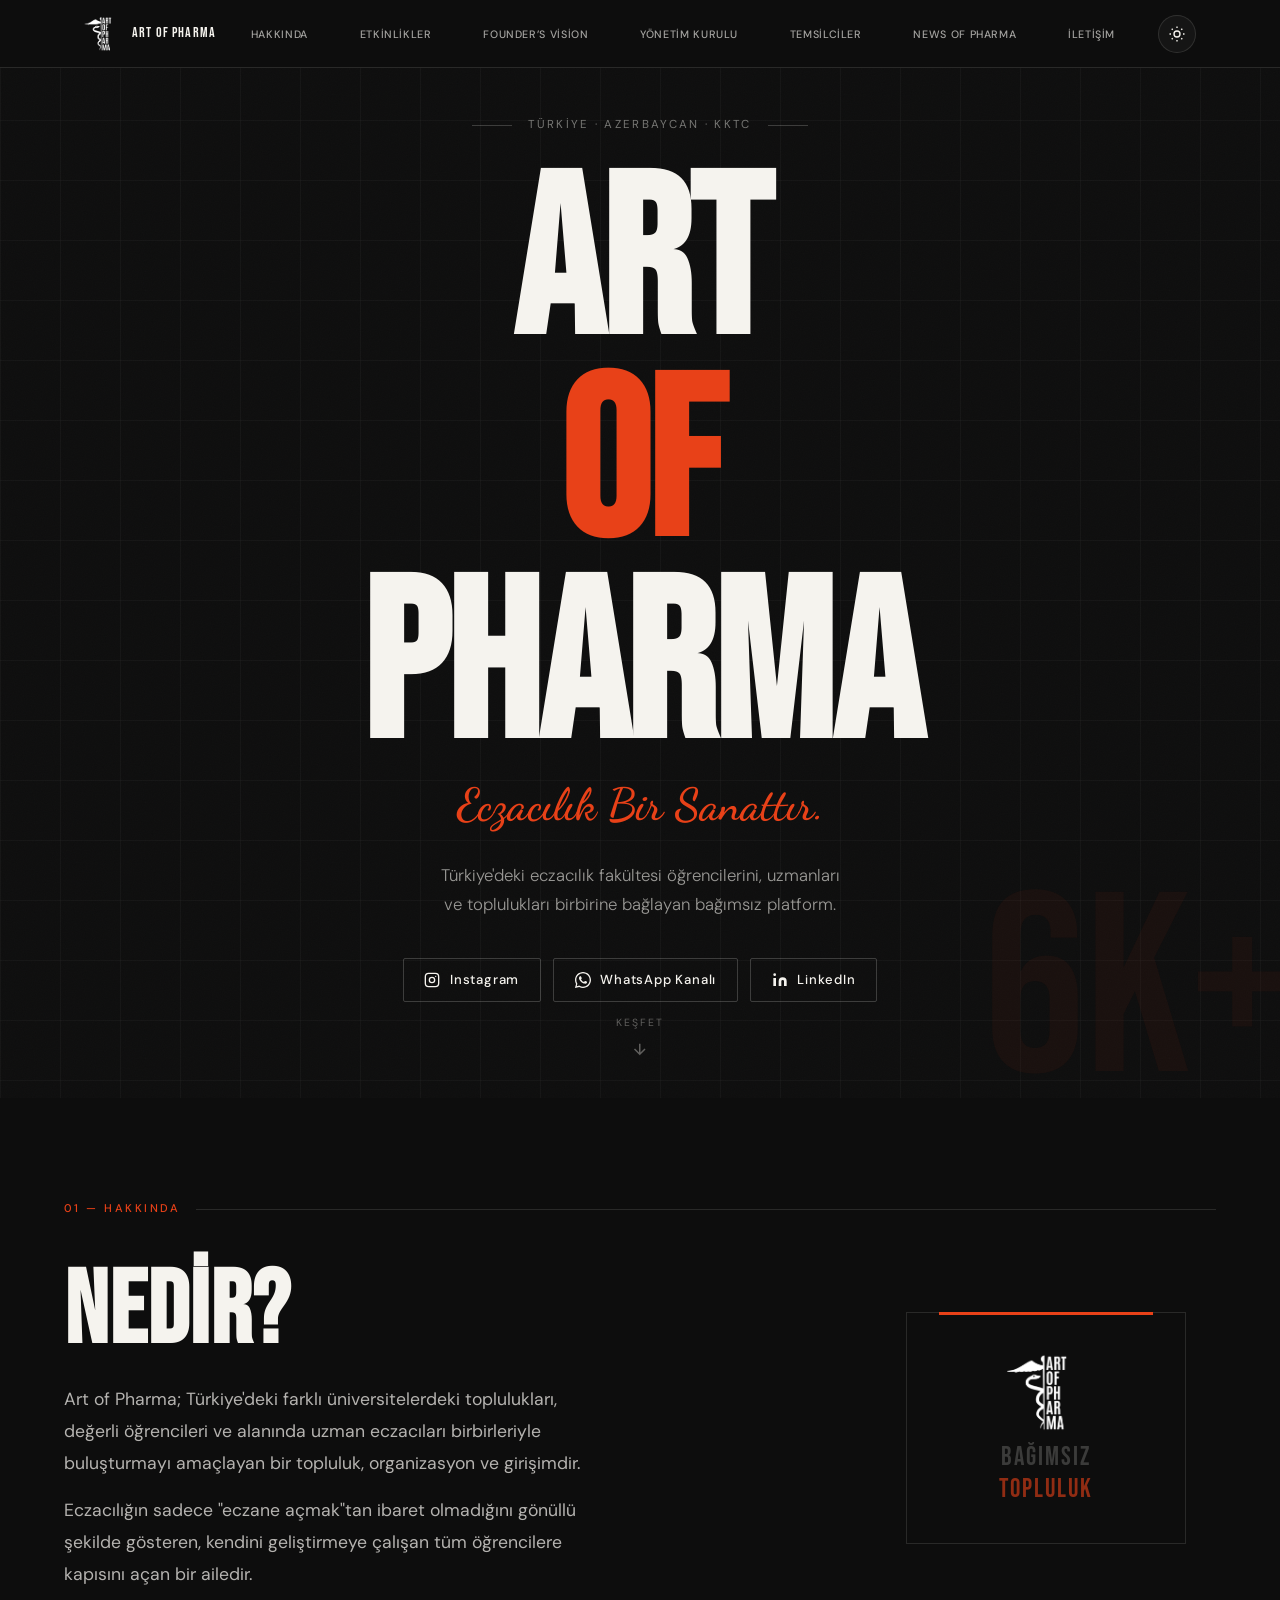
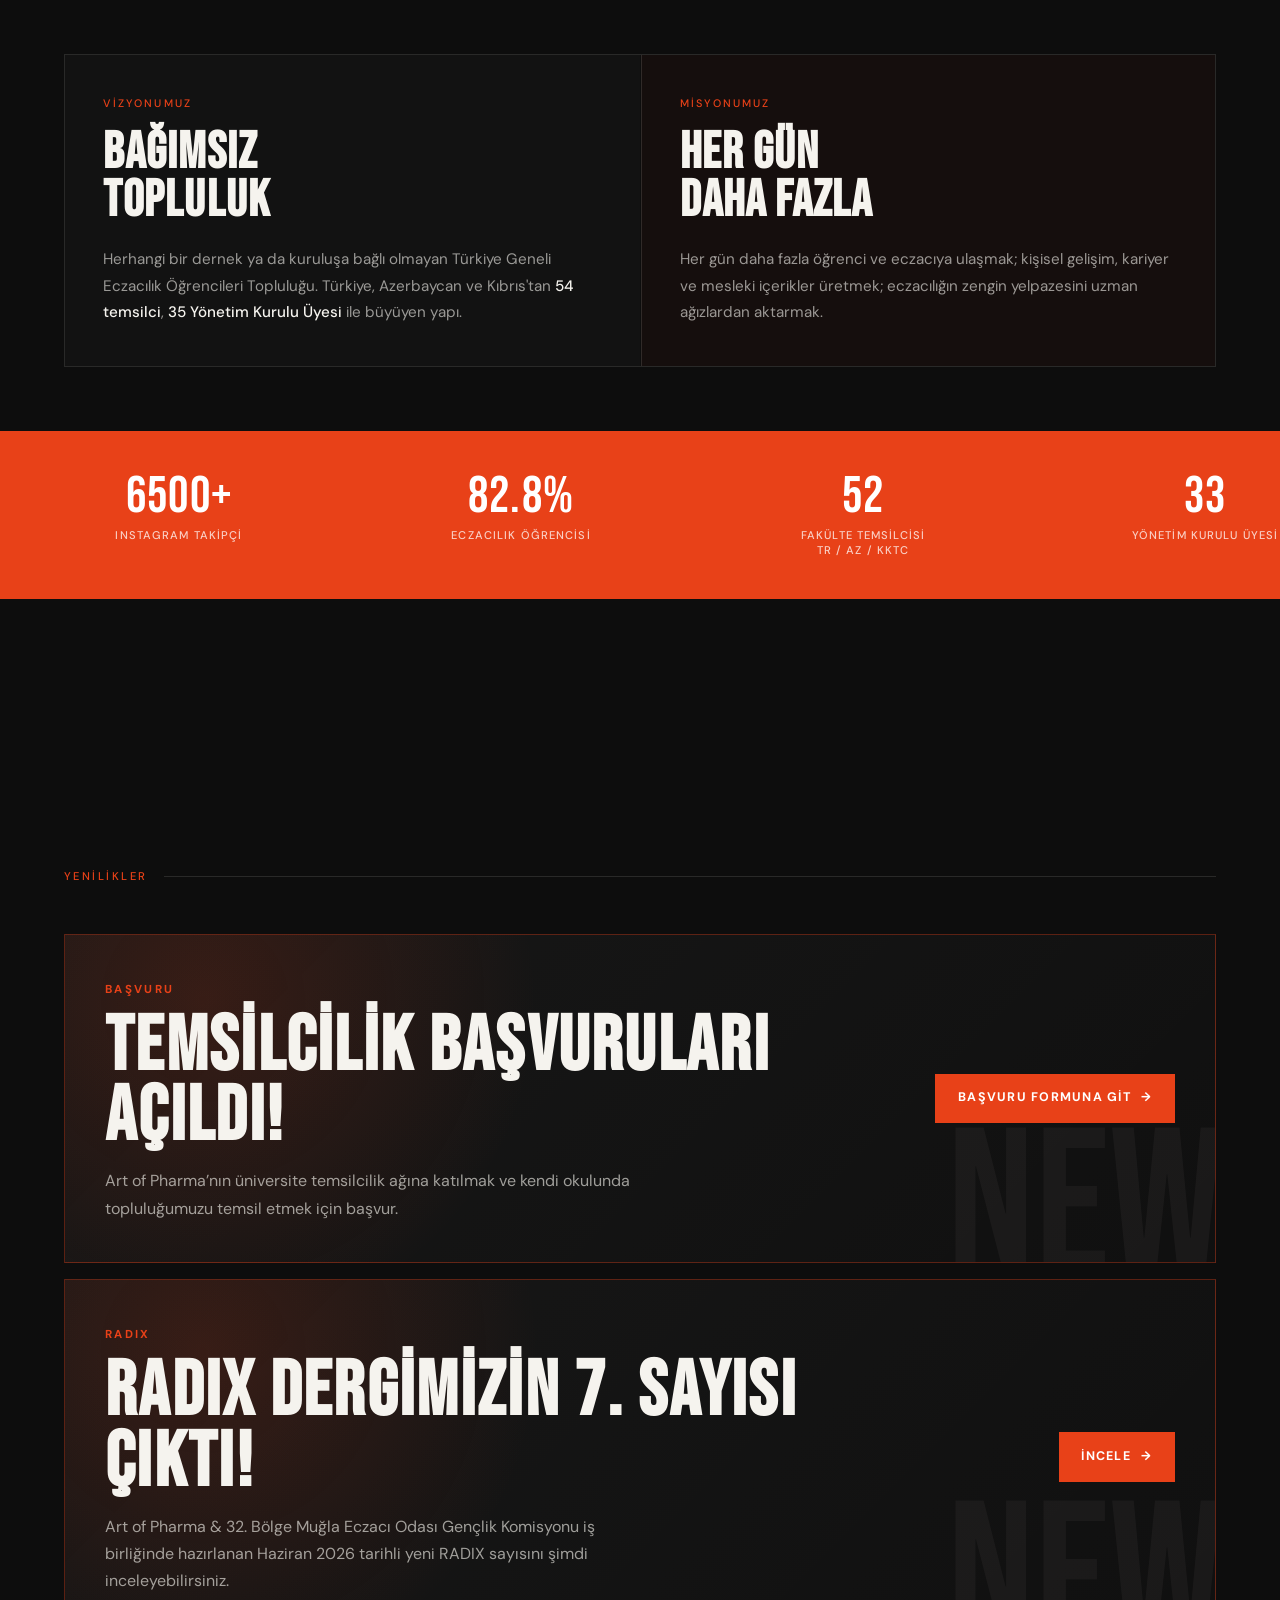
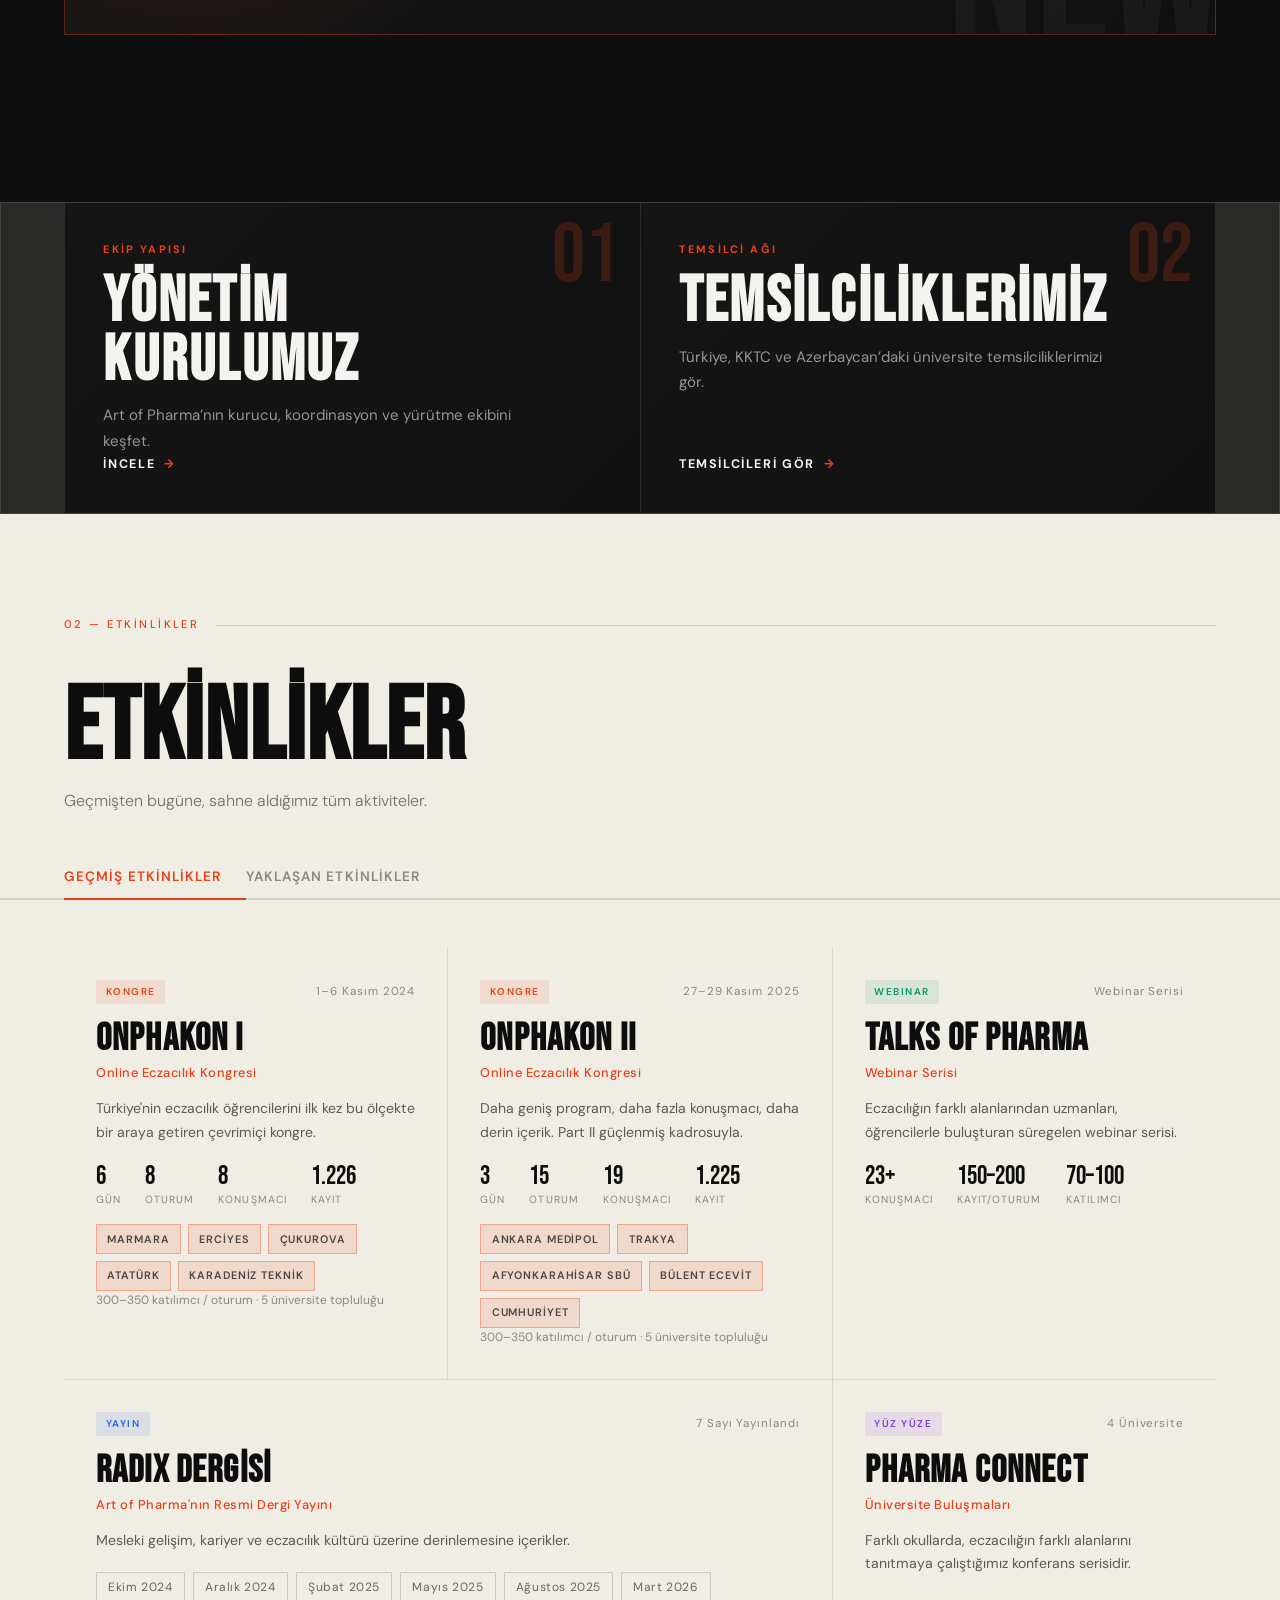
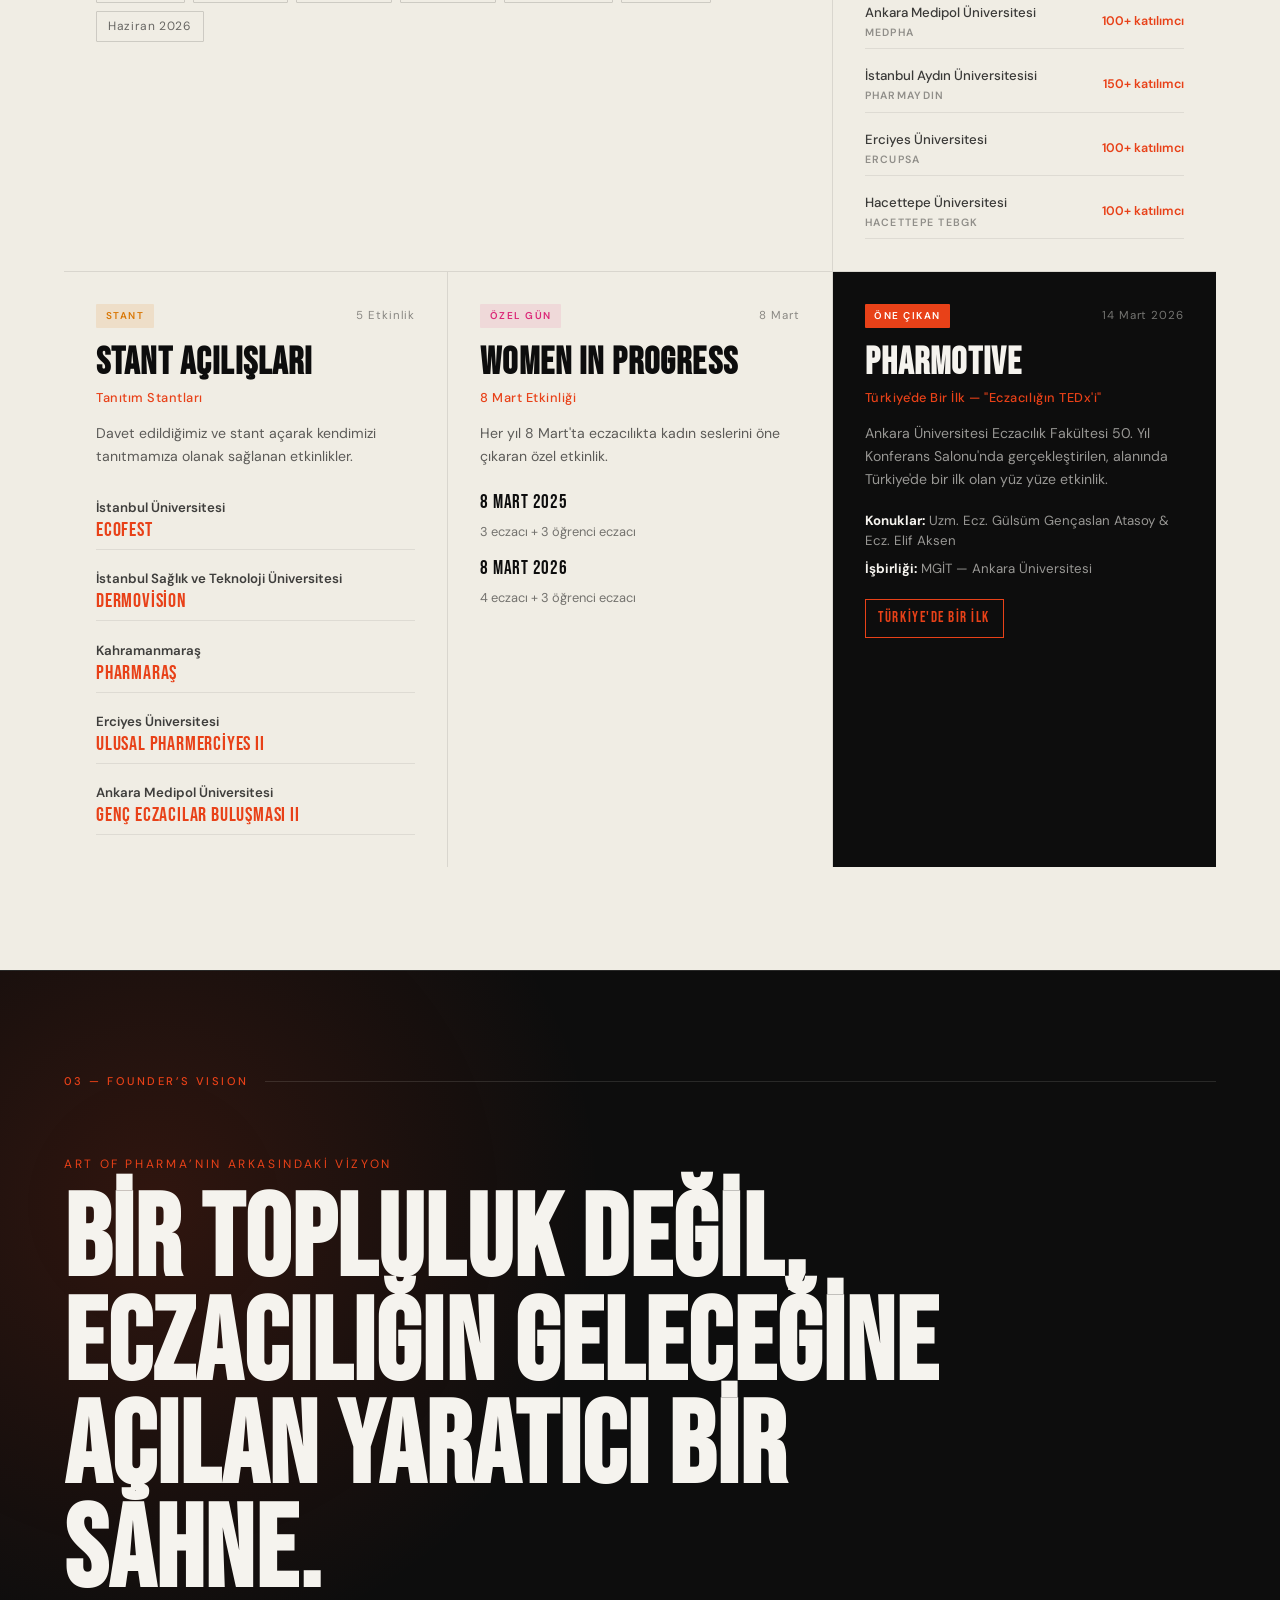
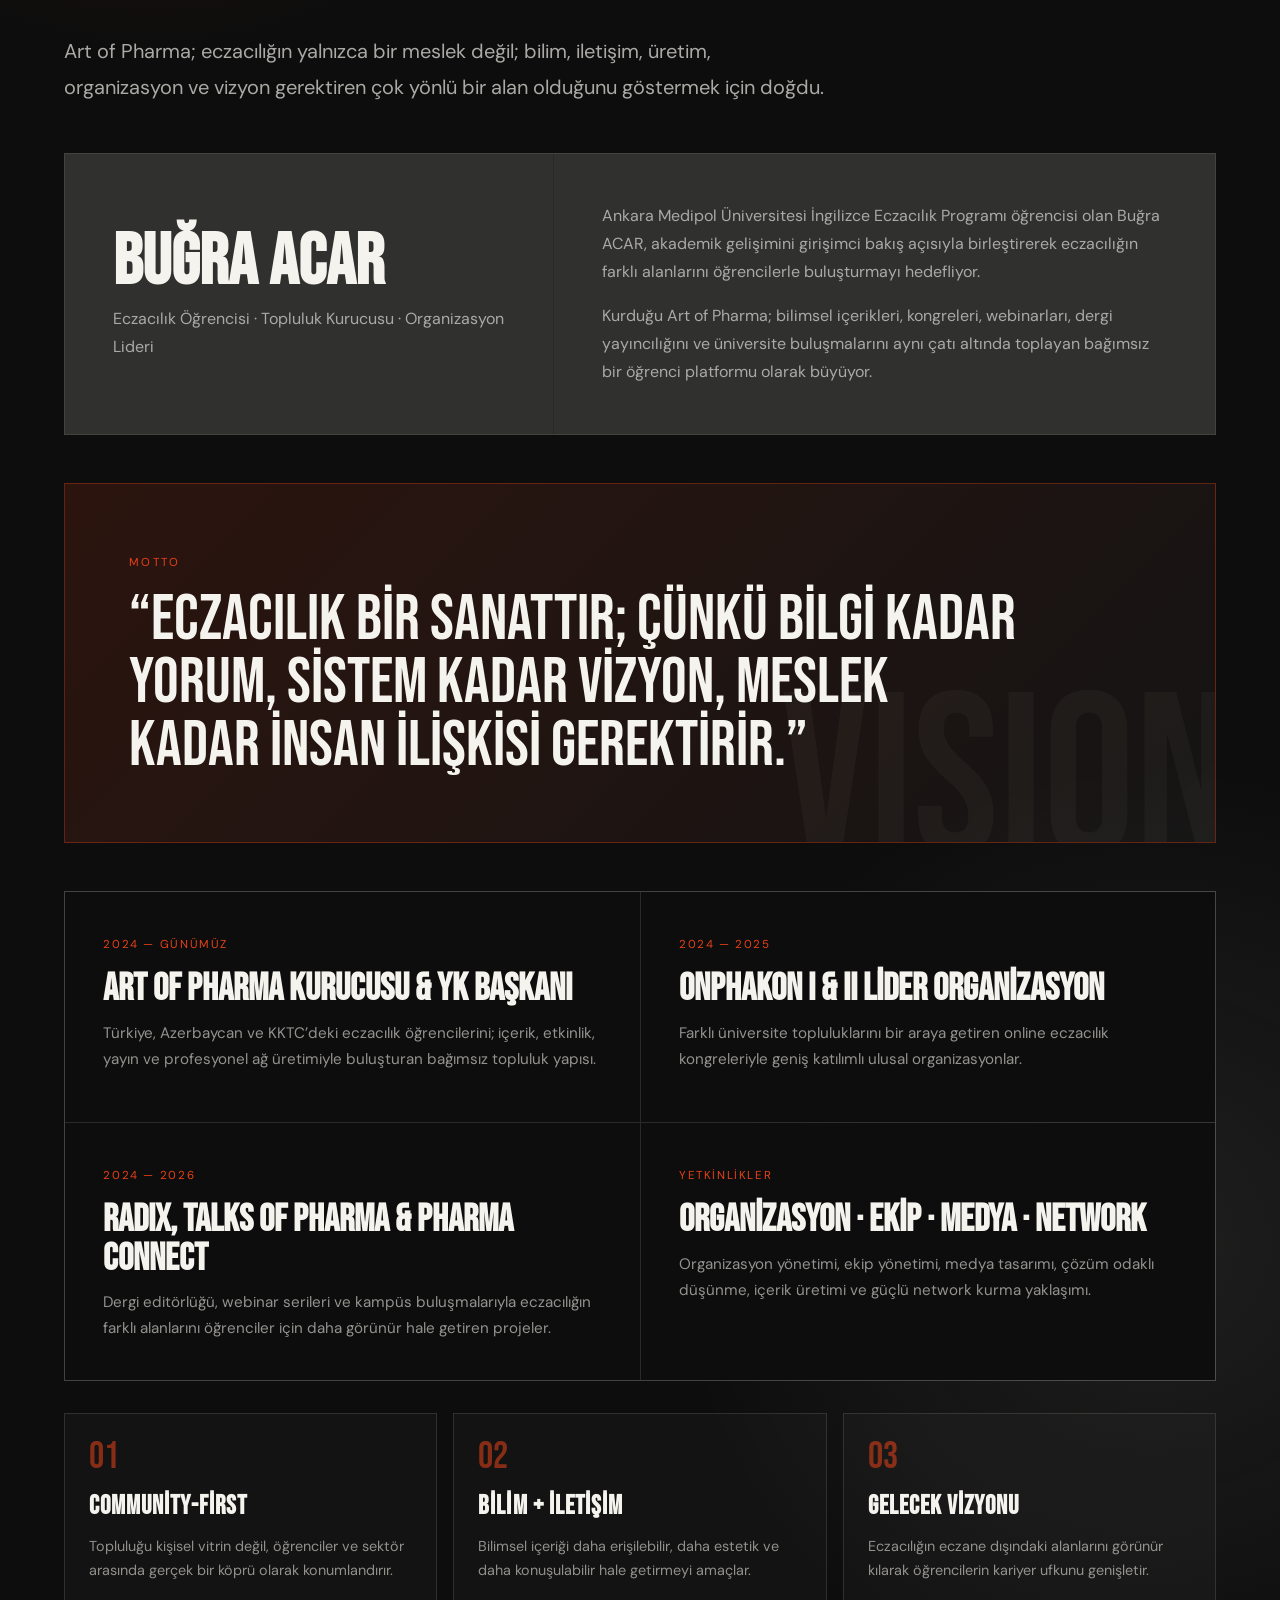
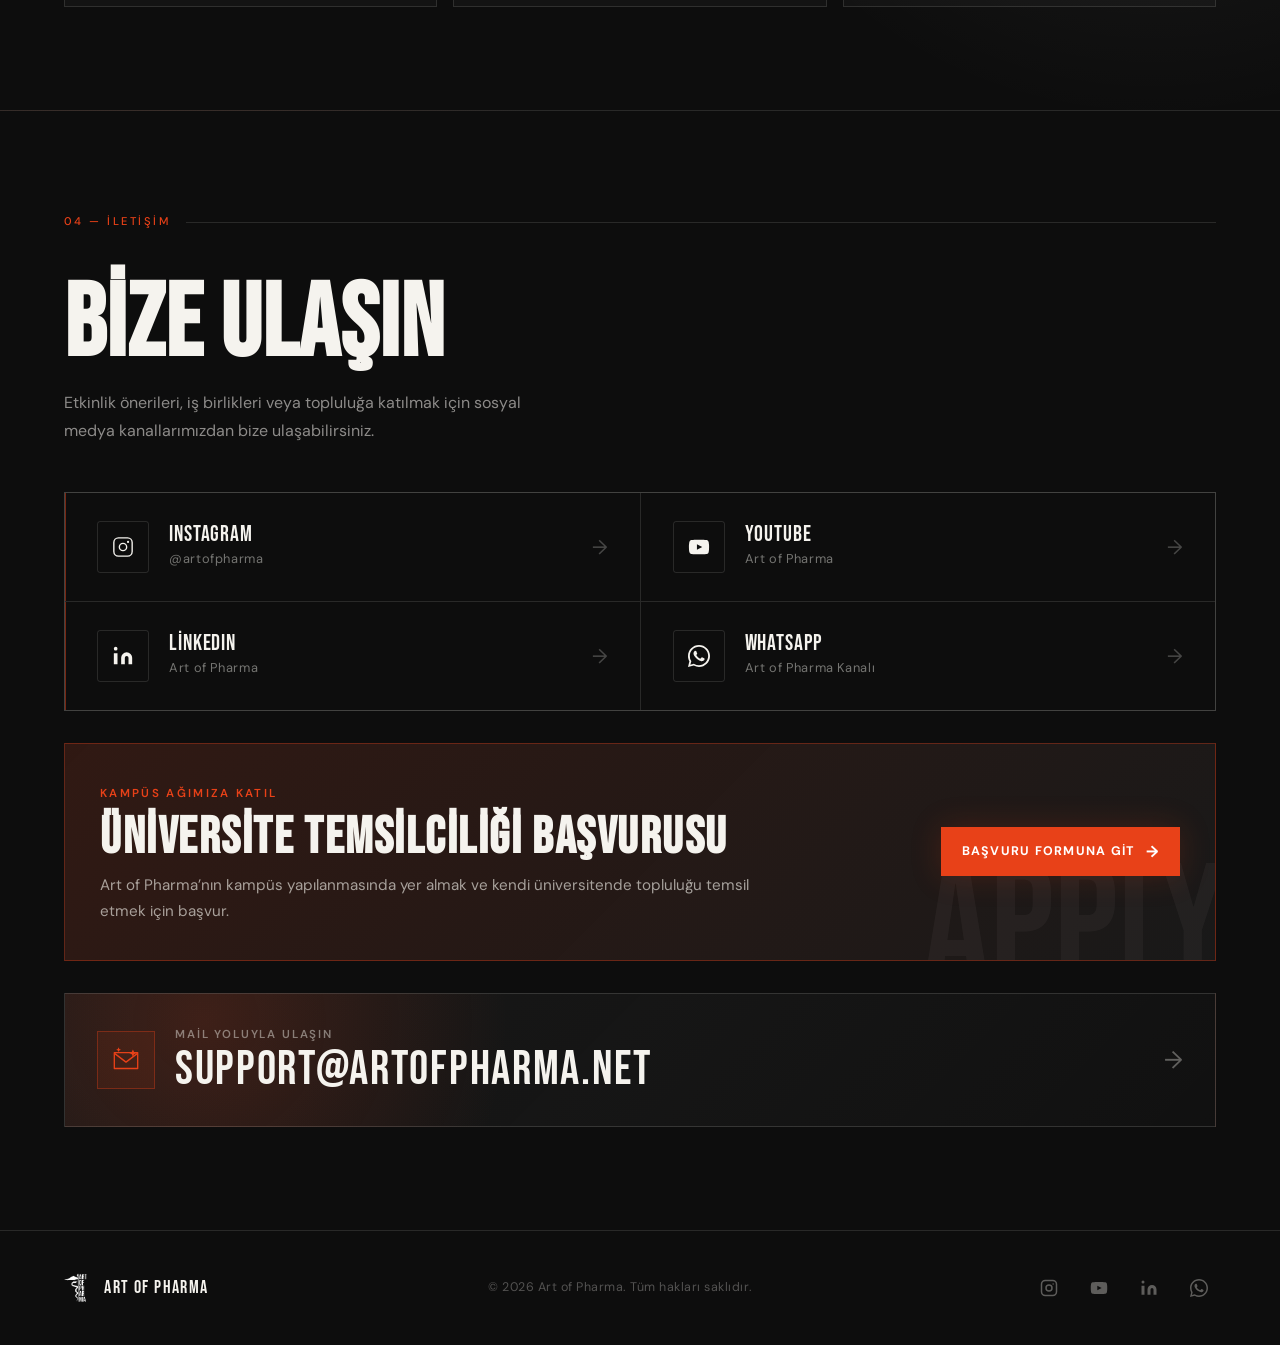
<file: index.html>
<!DOCTYPE html>
<html lang="tr">
<head>
  <meta charset="UTF-8" />
  <meta name="viewport" content="width=device-width, initial-scale=1.0" />
  <title>Art of Pharma — Eczacılığın Sanatı</title>
  <link rel="icon" type="image/png" sizes="192x192" href="/favicon.png">
<link rel="shortcut icon" type="image/png" href="/favicon.png">
  <meta name="description" content="Türkiye'deki eczacılık fakültesi öğrencilerini, uzmanları ve toplulukları birbirine bağlayan bağımsız platform." />

  <!-- Open Graph -->
  <meta property="og:title" content="Art of Pharma — Eczacılığın Sanatı" />
  <meta property="og:description" content="Türkiye'deki eczacılık fakültesi öğrencilerini, uzmanları ve toplulukları birbirine bağlayan bağımsız platform." />
  <meta property="og:type" content="website" />
  <meta property="og:image" content="<!-- BURAYA OG IMAGE URL GİRİN -->" />
  <meta property="og:url" content="<!-- BURAYA SITE URL GİRİN -->" />
  <meta name="twitter:card" content="summary_large_image" />

  <!-- Google Fonts Preconnect -->
  <link rel="preconnect" href="https://fonts.googleapis.com" />
  <link rel="preconnect" href="https://fonts.gstatic.com" crossorigin />
  <link
    href="https://fonts.googleapis.com/css2?family=Bebas+Neue&family=DM+Sans:ital,opsz,wght@0,9..40,300;0,9..40,400;0,9..40,500;0,9..40,600;1,9..40,400&family=Dancing+Script:wght@600;700&display=swap"
    rel="stylesheet"
  />

  <link rel="stylesheet" href="style.css" />
</head>
<body>

  <!-- ═══════════════════════════════════════
       STICKY NAVIGATION
  ═══════════════════════════════════════ -->
  <header class="site-header" id="site-header">
    <nav class="nav-container" aria-label="Ana navigasyon">
      <!-- Logo -->
      <a href="#hero" class="nav-logo" aria-label="Art of Pharma Ana Sayfa">
        <img src="logo.png" alt="Art of Pharma logo" class="logo-icon" />
        <span class="logo-text">ART OF PHARMA</span>
      </a>

      <!-- Desktop Nav Links -->
      <ul class="nav-links" role="list">
        <li><a href="#hakkinda" class="nav-link" data-section="hakkinda">Hakkında</a></li>
        <li><a href="#etkinlikler" class="nav-link" data-section="etkinlikler">Etkinlikler</a></li>
        <li><a href="#founders-vision" class="nav-link" data-section="founders-vision">Founder’s Vision</a></li>
        <li><a href="yonetim-kurulu.html" class="nav-link">Yönetim Kurulu</a></li>
        <li><a href="temsilciler.html" class="nav-link">Temsilciler</a></li>
        <li><a href="news-of-pharma.html" class="nav-link">News of Pharma</a></li>
        <li><a href="#iletisim" class="nav-link" data-section="iletisim">İletişim</a></li>
      </ul>

      <!-- Hamburger -->
      <button class="hamburger" id="hamburger" aria-label="Menüyü aç/kapat" aria-expanded="false" aria-controls="mobile-menu">
        <span class="hamburger-line"></span>
        <span class="hamburger-line"></span>
        <span class="hamburger-line"></span>
      </button>
    </nav>

    <!-- Mobile Menu -->
    <div class="mobile-menu" id="mobile-menu" role="dialog" aria-label="Mobil menü" aria-hidden="true">
      <ul class="mobile-nav-links" role="list">
        <li><a href="#hakkinda" class="mobile-nav-link">Hakkında</a></li>
        <li><a href="#etkinlikler" class="mobile-nav-link">Etkinlikler</a></li>
        <li><a href="#founders-vision" class="mobile-nav-link">Founder’s Vision</a></li>
        <li><a href="yonetim-kurulu.html" class="mobile-nav-link">Yönetim Kurulu</a></li>
        <li><a href="temsilciler.html" class="mobile-nav-link">Temsilciler</a></li>
        <li><a href="news-of-pharma.html" class="mobile-nav-link">News of Pharma</a></li>
        <li><a href="#iletisim" class="mobile-nav-link">İletişim</a></li>
      </ul>
      <div class="mobile-social">
        <a href="https://www.instagram.com/artofpharma?igsh=MXAzMHFhNjY0azV0Zw%3D%3D&utm_source=qr" class="mobile-social-link" target="_blank" rel="noopener noreferrer" aria-label="Instagram">
          <svg viewBox="0 0 24 24" fill="none" stroke="currentColor" stroke-width="2" aria-hidden="true"><rect x="2" y="2" width="20" height="20" rx="5" ry="5"/><circle cx="12" cy="12" r="4"/><circle cx="17.5" cy="6.5" r="1" fill="currentColor" stroke="none"/></svg>
        </a>
        <a href="https://www.linkedin.com/in/artofpharma?utm_source=share_via&utm_content=profile&utm_medium=member_ios" class="mobile-social-link" target="_blank" rel="noopener noreferrer" aria-label="LinkedIn">
          <svg viewBox="0 0 24 24" fill="currentColor" aria-hidden="true"><path d="M16 8a6 6 0 016 6v7h-4v-7a2 2 0 00-2-2 2 2 0 00-2 2v7h-4v-7a6 6 0 016-6zM2 9h4v12H2z"/><circle cx="4" cy="4" r="2"/></svg>
        </a>
        <a href="https://whatsapp.com/channel/0029Vb5EkwT5kg78F74vLk1h" class="mobile-social-link" target="_blank" rel="noopener noreferrer" aria-label="WhatsApp">
          <svg viewBox="0 0 24 24" fill="currentColor" aria-hidden="true"><path d="M17.472 14.382c-.297-.149-1.758-.867-2.03-.967-.273-.099-.471-.148-.67.15-.197.297-.767.966-.94 1.164-.173.199-.347.223-.644.075-.297-.15-1.255-.463-2.39-1.475-.883-.788-1.48-1.761-1.653-2.059-.173-.297-.018-.458.13-.606.134-.133.298-.347.446-.52.149-.174.198-.298.298-.497.099-.198.05-.371-.025-.52-.075-.149-.669-1.612-.916-2.207-.242-.579-.487-.5-.669-.51-.173-.008-.371-.01-.57-.01-.198 0-.52.074-.792.372-.272.297-1.04 1.016-1.04 2.479 0 1.462 1.065 2.875 1.213 3.074.149.198 2.096 3.2 5.077 4.487.709.306 1.262.489 1.694.625.712.227 1.36.195 1.871.118.571-.085 1.758-.719 2.006-1.413.248-.694.248-1.289.173-1.413-.074-.124-.272-.198-.57-.347z"/><path d="M12 0C5.373 0 0 5.373 0 12c0 2.127.558 4.122 1.532 5.855L0 24l6.335-1.652A11.954 11.954 0 0012 24c6.627 0 12-5.373 12-12S18.627 0 12 0zm0 22c-1.885 0-3.652-.49-5.187-1.346l-.371-.22-3.862 1.008 1.028-3.752-.241-.386A9.96 9.96 0 012 12C2 6.477 6.477 2 12 2s10 4.477 10 10-4.477 10-10 10z"/></svg>
        </a>
      </div>
    </div>
  </header>

  <main>

    <!-- ═══════════════════════════════════════
         HERO
    ═══════════════════════════════════════ -->
    <section class="hero" id="hero" aria-label="Hero bölümü">
      <div class="hero-bg-grid" aria-hidden="true"></div>
      <div class="hero-noise" aria-hidden="true"></div>

      <div class="hero-content">
        <div class="hero-eyebrow fade-in-up" style="--delay: 0.1s">
          <span class="hero-eyebrow-line" aria-hidden="true"></span>
          <span>Türkiye · Azerbaycan · KKTC</span>
          <span class="hero-eyebrow-line" aria-hidden="true"></span>
        </div>

        <div class="hero-title-wrap">
          <h1 class="hero-title fade-in-up" style="--delay: 0.25s">
            <span class="hero-title-line">ART</span>
            <span class="hero-title-line hero-title-accent">OF</span>
            <span class="hero-title-line">PHARMA</span>
          </h1>
          <p class="hero-script fade-in-up" style="--delay: 0.45s" aria-label="Tagline: Eczacılık Bir Sanattır.">
            Eczacılık Bir Sanattır.
          </p>
        </div>

        <p class="hero-desc fade-in-up" style="--delay: 0.6s">
          Türkiye'deki eczacılık fakültesi öğrencilerini, uzmanları<br class="desktop-only" />
          ve toplulukları birbirine bağlayan bağımsız platform.
        </p>

        <div class="hero-socials fade-in-up" style="--delay: 0.75s">
          <a href="https://www.instagram.com/artofpharma?igsh=MXAzMHFhNjY0azV0Zw%3D%3D&utm_source=qr" class="social-btn" target="_blank" rel="noopener noreferrer" aria-label="Instagram — @artofpharma">
            <svg viewBox="0 0 24 24" fill="none" stroke="currentColor" stroke-width="2" aria-hidden="true"><rect x="2" y="2" width="20" height="20" rx="5" ry="5"/><circle cx="12" cy="12" r="4"/><circle cx="17.5" cy="6.5" r="1" fill="currentColor" stroke="none"/></svg>
            <span>Instagram</span>
          </a>
          <a href="https://whatsapp.com/channel/0029Vb5EkwT5kg78F74vLk1h" class="social-btn" target="_blank" rel="noopener noreferrer" aria-label="WhatsApp Kanalı">
            <svg viewBox="0 0 24 24" fill="currentColor" aria-hidden="true"><path d="M17.472 14.382c-.297-.149-1.758-.867-2.03-.967-.273-.099-.471-.148-.67.15-.197.297-.767.966-.94 1.164-.173.199-.347.223-.644.075-.297-.15-1.255-.463-2.39-1.475-.883-.788-1.48-1.761-1.653-2.059-.173-.297-.018-.458.13-.606.134-.133.298-.347.446-.52.149-.174.198-.298.298-.497.099-.198.05-.371-.025-.52-.075-.149-.669-1.612-.916-2.207-.242-.579-.487-.5-.669-.51-.173-.008-.371-.01-.57-.01-.198 0-.52.074-.792.372-.272.297-1.04 1.016-1.04 2.479 0 1.462 1.065 2.875 1.213 3.074.149.198 2.096 3.2 5.077 4.487.709.306 1.262.489 1.694.625.712.227 1.36.195 1.871.118.571-.085 1.758-.719 2.006-1.413.248-.694.248-1.289.173-1.413-.074-.124-.272-.198-.57-.347z"/><path d="M12 0C5.373 0 0 5.373 0 12c0 2.127.558 4.122 1.532 5.855L0 24l6.335-1.652A11.954 11.954 0 0012 24c6.627 0 12-5.373 12-12S18.627 0 12 0zm0 22c-1.885 0-3.652-.49-5.187-1.346l-.371-.22-3.862 1.008 1.028-3.752-.241-.386A9.96 9.96 0 012 12C2 6.477 6.477 2 12 2s10 4.477 10 10-4.477 10-10 10z"/></svg>
            <span>WhatsApp Kanalı</span>
          </a>
          <a href="https://www.linkedin.com/in/artofpharma?utm_source=share_via&utm_content=profile&utm_medium=member_ios" class="social-btn" target="_blank" rel="noopener noreferrer" aria-label="LinkedIn — Art of Pharma">
            <svg viewBox="0 0 24 24" fill="currentColor" aria-hidden="true"><path d="M16 8a6 6 0 016 6v7h-4v-7a2 2 0 00-2-2 2 2 0 00-2 2v7h-4v-7a6 6 0 016-6zM2 9h4v12H2z"/><circle cx="4" cy="4" r="2"/></svg>
            <span>LinkedIn</span>
          </a>
        </div>
      </div>

      <!-- Scroll indicator -->
      <a href="#hakkinda" class="scroll-indicator" aria-label="Aşağı kaydır">
        <span class="scroll-text">KEŞFET</span>
        <svg class="scroll-arrow" viewBox="0 0 24 24" fill="none" stroke="currentColor" stroke-width="2" aria-hidden="true">
          <path d="M12 5v14M5 12l7 7 7-7"/>
        </svg>
      </a>

      <!-- Decorative number -->
      <span class="hero-deco-number" aria-hidden="true">6K+</span>
    </section>


    <!-- ═══════════════════════════════════════
         HAKKINDA
    ═══════════════════════════════════════ -->
    <section class="section hakkinda" id="hakkinda" aria-label="Hakkında bölümü">

      <!-- Section label -->
      <div class="section-label reveal">
        <span class="section-label-text">01 — HAKKINDA</span>
        <span class="section-label-line" aria-hidden="true"></span>
      </div>

      <!-- Nedir? -->
      <div class="nedir-block reveal">
        <div class="nedir-text-col">
          <h2 class="section-heading">NEDİR?</h2>
          <p class="nedir-body">
            Art of Pharma; Türkiye'deki farklı üniversitelerdeki toplulukları, değerli öğrencileri ve alanında uzman eczacıları birbirleriyle buluşturmayı amaçlayan bir topluluk, organizasyon ve girişimdir.
          </p>
          <p class="nedir-body">
            Eczacılığın sadece "eczane açmak"tan ibaret olmadığını gönüllü şekilde gösteren, kendini geliştirmeye çalışan tüm öğrencilere kapısını açan bir ailedir.
          </p>
        </div>
        <div class="nedir-deco-col" aria-hidden="true">
          <div class="nedir-deco-box">
            <img src="logo.png" alt="Art of Pharma logo" class="nedir-caduceus-large" />
            <div class="nedir-deco-word">BAĞIMSIZ</div>
            <div class="nedir-deco-word nedir-deco-word--accent">TOPLULUK</div>
          </div>
        </div>
      </div>

      <!-- Vizyon & Misyon -->
      <div class="vm-block reveal">
        <div class="vm-card vm-card--vizyon">
          <div class="vm-card-label">VİZYONUMUZ</div>
          <h3 class="vm-card-heading">Bağımsız<br/>Topluluk</h3>
          <p class="vm-card-body">
            Herhangi bir dernek ya da kuruluşa bağlı olmayan Türkiye Geneli Eczacılık Öğrencileri Topluluğu. Türkiye, Azerbaycan ve Kıbrıs'tan <strong>54 temsilci</strong>, <strong>35 Yönetim Kurulu Üyesi</strong> ile büyüyen yapı.
          </p>
        </div>
        <div class="vm-card vm-card--misyon">
          <div class="vm-card-label">MİSYONUMUZ</div>
          <h3 class="vm-card-heading">Her Gün<br/>Daha Fazla</h3>
          <p class="vm-card-body">
            Her gün daha fazla öğrenci ve eczacıya ulaşmak; kişisel gelişim, kariyer ve mesleki içerikler üretmek; eczacılığın zengin yelpazesini uzman ağızlardan aktarmak.
          </p>
        </div>
      </div>

      <!-- Stats Bar -->
      <div class="stats-bar reveal" aria-label="İstatistikler">
  <div class="stats-marquee">
    <div class="stats-set">
      <div class="stat-item">
        <span class="stat-number" data-target="6500" data-suffix="+">0</span>
        <span class="stat-label">Instagram Takipçi</span>
      </div>
      <div class="stat-divider" aria-hidden="true"></div>

      <div class="stat-item">
        <span class="stat-number" data-target="82.8" data-suffix="%" data-decimal="1">0</span>
        <span class="stat-label">Eczacılık Öğrencisi</span>
      </div>
      <div class="stat-divider" aria-hidden="true"></div>

      <div class="stat-item">
        <span class="stat-number" data-target="52" data-suffix="">0</span>
        <span class="stat-label">Fakülte Temsilcisi<br>TR / AZ / KKTC</span>
      </div>
      <div class="stat-divider" aria-hidden="true"></div>

      <div class="stat-item">
        <span class="stat-number" data-target="33" data-suffix="">0</span>
        <span class="stat-label">Yönetim Kurulu Üyesi</span>
      </div>
      <div class="stat-divider" aria-hidden="true"></div>

      <div class="stat-item">
        <span class="stat-number" data-target="70" data-suffix="+">0</span>
        <span class="stat-label">Ağırladığımız Konuşmacılar</span>
      </div>
      <div class="stat-divider" aria-hidden="true"></div>

      <div class="stat-item">
        <span class="stat-number" data-target="7" data-suffix="">0</span>
        <span class="stat-label">RADIX Dergi Sayısı</span>
      </div>
      <div class="stat-divider" aria-hidden="true"></div>

      <div class="stat-item">
        <span class="stat-number" data-target="30" data-suffix="+">0</span>
        <span class="stat-label">Anlaştığımız Markalar</span>
      </div>
      <div class="stat-divider" aria-hidden="true"></div>
    </div>

    <div class="stats-set" aria-hidden="true">
      <div class="stat-item">
        <span class="stat-number">6500+</span>
        <span class="stat-label">Instagram Takipçi</span>
      </div>
      <div class="stat-divider" aria-hidden="true"></div>

      <div class="stat-item">
        <span class="stat-number">82.8%</span>
        <span class="stat-label">Eczacılık Öğrencisi</span>
      </div>
      <div class="stat-divider" aria-hidden="true"></div>

      <div class="stat-item">
        <span class="stat-number">52</span>
        <span class="stat-label">Üniversite Temsilcisi<br>TR / AZ / KKTC</span>
      </div>
      <div class="stat-divider" aria-hidden="true"></div>

      <div class="stat-item">
        <span class="stat-number">33</span>
        <span class="stat-label">Yönetim Kurulu Üyesi</span>
      </div>
      <div class="stat-divider" aria-hidden="true"></div>

      <div class="stat-item">
        <span class="stat-number">70+</span>
        <span class="stat-label">Ağırladığımız Konuşmacılar</span>
      </div>
      <div class="stat-divider" aria-hidden="true"></div>

      <div class="stat-item">
        <span class="stat-number">7</span>
        <span class="stat-label">RADIX Dergi Sayısı</span>
      </div>
      <div class="stat-divider" aria-hidden="true"></div>

      <div class="stat-item">
        <span class="stat-number">30+</span>
        <span class="stat-label">Anlaştığımız Markalar</span>
      </div>
      <div class="stat-divider" aria-hidden="true"></div>
    </div>
  </div>
</div>

    </section>

<!-- Yenilikler -->
<section class="section yenilikler" id="yenilikler">
  <div class="section-label reveal">
    <span class="section-label-text">YENİLİKLER</span>
    <span class="section-label-line" aria-hidden="true"></span>
  </div>
 
  <div class="yenilik-card reveal">
  <div class="yenilik-copy">
    <span class="yenilik-badge">BAŞVURU</span>
    <h2>Temsilcilik Başvuruları Açıldı!</h2>
    <p>
      Art of Pharma’nın üniversite temsilcilik ağına katılmak ve kendi okulunda topluluğumuzu temsil etmek için başvur.
    </p>
  </div>

  <a
    href="https://forms.gle/fNePJNgjcEmhj9Sg9"
    class="yenilik-btn"
    target="_blank"
    rel="noopener noreferrer"
  >
    Başvuru Formuna Git
    <span aria-hidden="true">→</span>
  </a>
</div>

  <div class="yenilik-card reveal">
    <div class="yenilik-copy">
      <span class="yenilik-badge">RADIX</span>
      <h2>RADIX Dergimizin 7. Sayısı Çıktı!</h2>
      <p>
        Art of Pharma & 32. Bölge Muğla Eczacı Odası Gençlik Komisyonu iş birliğinde hazırlanan Haziran 2026 tarihli yeni RADIX sayısını şimdi inceleyebilirsiniz.
      </p>
    </div>

    <a
      href="https://online.fliphtml5.com/kifds/rkso/"
      class="yenilik-btn"
      target="_blank"
      rel="noopener noreferrer"
    >
      İncele
      <span aria-hidden="true">→</span>
    </a>
  </div>
</section>

    <!-- ═══════════════════════════════════════
         ETKİNLİKLER
    ═══════════════════════════════════════ -->

    <div class="home-directory-links reveal" aria-label="Art of Pharma sayfa yönlendirmeleri">
      <a href="yonetim-kurulu.html" class="directory-card">
        <span class="directory-index">01</span>
        <div class="directory-copy">
          <p class="directory-kicker">Ekip Yapısı</p>
          <h3>Yönetim Kurulumuz</h3>
          <p>Art of Pharma’nın kurucu, koordinasyon ve yürütme ekibini keşfet.</p>
        </div>
        <strong class="directory-action">İncele <span>→</span></strong>
      </a>

      <a href="temsilciler.html" class="directory-card">
        <span class="directory-index">02</span>
        <div class="directory-copy">
          <p class="directory-kicker">Temsilci Ağı</p>
          <h3>Temsilciliklerimiz</h3>
          <p>Türkiye, KKTC ve Azerbaycan’daki üniversite temsilciliklerimizi gör.</p>
        </div>
        <strong class="directory-action">Temsilcileri Gör <span>→</span></strong>
      </a>
    </div>


    <section class="section etkinlikler" id="etkinlikler" aria-label="Etkinlikler bölümü">

      <div class="section-label reveal">
        <span class="section-label-text">02 — ETKİNLİKLER</span>
        <span class="section-label-line" aria-hidden="true"></span>
      </div>

      <div class="etkinlik-header reveal">
        <h2 class="section-heading">ETKİNLİKLER</h2>
        <p class="section-subheading">Geçmişten bugüne, sahne aldığımız tüm aktiviteler.</p>
      </div>

      <!-- Tab Navigation -->
      <div class="etkinlik-tabs reveal" role="tablist" aria-label="Etkinlik kategorileri">
        <button
          class="etkinlik-tab active"
          id="tab-gecmis"
          role="tab"
          aria-selected="true"
          aria-controls="panel-gecmis"
          data-tab="gecmis"
        >
          Geçmiş Etkinlikler
        </button>
        <button
          class="etkinlik-tab"
          id="tab-yaklaşan"
          role="tab"
          aria-selected="false"
          aria-controls="panel-yaklaşan"
          data-tab="yaklaşan"
        >
          Yaklaşan Etkinlikler
        </button>
      </div>

      <!-- Panel: Geçmiş -->
      <div class="etkinlik-panel active" id="panel-gecmis" role="tabpanel" aria-labelledby="tab-gecmis">
        <div class="etkinlik-grid">

          <!-- ONPHAKON I -->
          <article class="etkinlik-kart reveal" aria-label="ONPHAKON I">
            <div class="kart-header">
              <span class="kart-badge">KONGRE</span>
              <span class="kart-tarih">1–6 Kasım 2024</span>
            </div>
            <h3 class="kart-baslik">ONPHAKON I</h3>
            <p class="kart-alt-baslik">Online Eczacılık Kongresi</p>
            <p class="kart-aciklama">
              Türkiye'nin eczacılık öğrencilerini ilk kez bu ölçekte bir araya getiren çevrimiçi kongre.
            </p>
            <div class="kart-stats">
              <div class="kart-stat">
                <span class="kart-stat-val">6</span>
                <span class="kart-stat-key">Gün</span>
              </div>
              <div class="kart-stat">
                <span class="kart-stat-val">8</span>
                <span class="kart-stat-key">Oturum</span>
              </div>
              <div class="kart-stat">
                <span class="kart-stat-val">8</span>
                <span class="kart-stat-key">Konuşmacı</span>
              </div>
              <div class="kart-stat">
                <span class="kart-stat-val">1.226</span>
                <span class="kart-stat-key">Kayıt</span>
              </div>
            </div>
            <div class="partner-tags">
  <span>Marmara</span>
  <span>Erciyes</span>
  <span>Çukurova</span>
  <span>Atatürk</span>
  <span>Karadeniz Teknik</span>
</div>
            <p class="kart-detail">300–350 katılımcı / oturum · 5 üniversite topluluğu</p>
          </article>

          <!-- ONPHAKON II -->
          <article class="etkinlik-kart reveal" aria-label="ONPHAKON II">
            <div class="kart-header">
              <span class="kart-badge">KONGRE</span>
              <span class="kart-tarih">27–29 Kasım 2025</span>
            </div>
            <h3 class="kart-baslik">ONPHAKON II</h3>
            <p class="kart-alt-baslik">Online Eczacılık Kongresi</p>
            <p class="kart-aciklama">
              Daha geniş program, daha fazla konuşmacı, daha derin içerik. Part II güçlenmiş kadrosuyla.
            </p>
            <div class="kart-stats">
              <div class="kart-stat">
                <span class="kart-stat-val">3</span>
                <span class="kart-stat-key">Gün</span>
              </div>
              <div class="kart-stat">
                <span class="kart-stat-val">15</span>
                <span class="kart-stat-key">Oturum</span>
              </div>
              <div class="kart-stat">
                <span class="kart-stat-val">19</span>
                <span class="kart-stat-key">Konuşmacı</span>
              </div>
              <div class="kart-stat">
                <span class="kart-stat-val">1.225</span>
                <span class="kart-stat-key">Kayıt</span>
              </div>
            </div>
            <div class="partner-tags">
  <span>Ankara Medipol</span>
  <span>Trakya</span>
  <span>Afyonkarahisar SBÜ</span>
  <span>Bülent Ecevit</span>
  <span>Cumhuriyet</span>
</div>
            <p class="kart-detail">300–350 katılımcı / oturum · 5 üniversite topluluğu</p>
          </article>

          <!-- Talks of Pharma -->
          <article class="etkinlik-kart reveal" aria-label="Talks of Pharma">
            <div class="kart-header">
              <span class="kart-badge kart-badge--ongoing">WEBINAR</span>
              <span class="kart-tarih">Webinar Serisi</span>
            </div>
            <h3 class="kart-baslik">TALKS OF PHARMA</h3>
            <p class="kart-alt-baslik">Webinar Serisi</p>
            <p class="kart-aciklama">
              Eczacılığın farklı alanlarından uzmanları, öğrencilerle buluşturan süregelen webinar serisi.
            </p>
            <div class="kart-stats">
              <div class="kart-stat">
                <span class="kart-stat-val">23+</span>
                <span class="kart-stat-key">Konuşmacı</span>
              </div>
              <div class="kart-stat">
                <span class="kart-stat-val">150–200</span>
                <span class="kart-stat-key">Kayıt/Oturum</span>
              </div>
              <div class="kart-stat">
                <span class="kart-stat-val">70–100</span>
                <span class="kart-stat-key">Katılımcı</span>
              </div>
            </div>
          </article>

          <!-- RADIX Dergisi -->
          <article class="etkinlik-kart etkinlik-kart--wide reveal" aria-label="RADIX Dergisi">
            <div class="kart-header">
              <span class="kart-badge kart-badge--yayin">YAYIN</span>
              <span class="kart-tarih">7 Sayı Yayınlandı</span>
            </div>
            <h3 class="kart-baslik">RADIX DERGİSİ</h3>
            <p class="kart-alt-baslik">Art of Pharma'nın Resmi Dergi Yayını</p>
            <p class="kart-aciklama">
              Mesleki gelişim, kariyer ve eczacılık kültürü üzerine derinlemesine içerikler.
            </p>
            <div class="radix-sayilar">
              <a href="https://online.fliphtml5.com/kifds/vsjm/" class="radix-sayi" target="_blank" rel="noopener noreferrer" aria-label="RADIX Ekim 2024 sayısını aç">Ekim 2024</a>
              <a href="https://online.fliphtml5.com/kifds/bjvm/" class="radix-sayi" target="_blank" rel="noopener noreferrer" aria-label="RADIX Aralık 2024 sayısını aç">Aralık 2024</a>
              <a href="https://online.fliphtml5.com/kifds/ggvo/" class="radix-sayi" target="_blank" rel="noopener noreferrer" aria-label="RADIX Şubat 2025 sayısını aç">Şubat 2025</a>
              <a href="https://online.fliphtml5.com/kifds/teim/" class="radix-sayi" target="_blank" rel="noopener noreferrer" aria-label="RADIX Mayıs 2025 sayısını aç">Mayıs 2025</a>
              <a href="https://online.fliphtml5.com/kifds/jjva/" class="radix-sayi" target="_blank" rel="noopener noreferrer" aria-label="RADIX Ağustos 2025 sayısını aç">Ağustos 2025</a>
              <a href="https://online.fliphtml5.com/kifds/djnu/" class="radix-sayi" target="_blank" rel="noopener noreferrer" aria-label="RADIX Mart 2026 sayısını aç">Mart 2026</a>
              <a href="https://online.fliphtml5.com/kifds/rkso/" class="radix-sayi" target="_blank" rel="noopener noreferrer" aria-label="RADIX Haziran 2026 sayısını aç">Haziran 2026</a>
            </div>
          </article>

          <!-- Pharma Connect -->
          <article class="etkinlik-kart reveal" aria-label="Pharma Connect">
            <div class="kart-header">
              <span class="kart-badge kart-badge--yüzyüze">YÜZ YÜZE</span>
              <span class="kart-tarih">4 Üniversite</span>
            </div>
            <h3 class="kart-baslik">PHARMA CONNECT</h3>
            <p class="kart-alt-baslik">Üniversite Buluşmaları</p>
            <p class="kart-aciklama">
              Farklı okullarda, eczacılığın farklı alanlarını tanıtmaya çalıştığımız konferans serisidir.
            </p>
            <div class="pharma-connect-lokasyonlar">
              <div class="lokasyon-item">
                <div class="lokasyon-info">
                  <span class="lokasyon-okul">Ankara Medipol Üniversitesi</span>
                  <span class="lokasyon-kulup">MEDPHA</span>
                </div>
                <span class="lokasyon-sayi">100+ katılımcı</span>
              </div>
              <div class="lokasyon-item">
                <div class="lokasyon-info">
                  <span class="lokasyon-okul">İstanbul Aydın Üniversitesisi</span>
                  <span class="lokasyon-kulup">PharmAydın</span>
                </div>
                <span class="lokasyon-sayi">150+ katılımcı</span>
              </div>
              <div class="lokasyon-item">
                <div class="lokasyon-info">
                  <span class="lokasyon-okul">Erciyes Üniversitesi</span>
                  <span class="lokasyon-kulup">ERCUPSA</span>
                </div>
                <span class="lokasyon-sayi">100+ katılımcı</span>
              </div>
              <div class="lokasyon-item">
                <div class="lokasyon-info">
                  <span class="lokasyon-okul">Hacettepe Üniversitesi</span>
                  <span class="lokasyon-kulup">Hacettepe TEBGK</span>
                </div>
                <span class="lokasyon-sayi">100+ katılımcı</span>
              </div>
            </div>
          </article>

          <!-- Stant Açılışları -->
          <article class="etkinlik-kart reveal" aria-label="Stant Açılışları">
            <div class="kart-header">
              <span class="kart-badge kart-badge--stant">STANT</span>
              <span class="kart-tarih">5 Etkinlik</span>
            </div>
            <h3 class="kart-baslik">STANT AÇILIŞLARI</h3>
            <p class="kart-alt-baslik">Tanıtım Stantları</p>
            <p class="kart-aciklama">
              Davet edildiğimiz ve stant açarak kendimizi tanıtmamıza olanak sağlanan etkinlikler.
            </p>
            <div class="stant-listesi">
              <div class="stant-item">
                <span class="stant-okul">İstanbul Üniversitesi</span>
                <span class="stant-etkinlik">EcoFEST</span>
              </div>
              <div class="stant-item">
                <span class="stant-okul">İstanbul Sağlık ve Teknoloji Üniversitesi</span>
                <span class="stant-etkinlik">DermoVision</span>
              </div>
              <div class="stant-item">
                <span class="stant-okul">Kahramanmaraş</span>
                <span class="stant-etkinlik">PharMaraş</span>
              </div>
              <div class="stant-item">
                <span class="stant-okul">Erciyes Üniversitesi</span>
                <span class="stant-etkinlik">Ulusal PharmErciyes II</span>
              </div>
              <div class="stant-item">
                <span class="stant-okul">Ankara Medipol Üniversitesi</span>
                <span class="stant-etkinlik">Genç Eczacılar Buluşması II</span>
              </div>
            </div>
          </article>

          <!-- Women in Progress -->
          <article class="etkinlik-kart reveal" aria-label="Women in Progress">
            <div class="kart-header">
              <span class="kart-badge kart-badge--özel">ÖZEL GÜN</span>
              <span class="kart-tarih">8 Mart</span>
            </div>
            <h3 class="kart-baslik">WOMEN IN PROGRESS</h3>
            <p class="kart-alt-baslik">8 Mart Etkinliği</p>
            <p class="kart-aciklama">
              Her yıl 8 Mart'ta eczacılıkta kadın seslerini öne çıkaran özel etkinlik.
            </p>
            <div class="wip-edisyonlar">
              <div class="wip-edisyon">
                <span class="wip-yil">8 Mart 2025</span>
                <span class="wip-detay">3 eczacı + 3 öğrenci eczacı</span>
              </div>
              <div class="wip-edisyon">
                <span class="wip-yil">8 Mart 2026</span>
                <span class="wip-detay">4 eczacı + 3 öğrenci eczacı</span>
              </div>
            </div>
          </article>

          <!-- Pharmotive -->
          <article class="etkinlik-kart etkinlik-kart--featured reveal" aria-label="Pharmotive">
            <div class="kart-header">
              <span class="kart-badge kart-badge--öne-çıkan">ÖNE ÇIKAN</span>
              <span class="kart-tarih">14 Mart 2026</span>
            </div>
            <h3 class="kart-baslik">PHARMOTIVE</h3>
            <p class="kart-alt-baslik">Türkiye'de Bir İlk — "Eczacılığın TEDx'i"</p>
            <p class="kart-aciklama">
              Ankara Üniversitesi Eczacılık Fakültesi 50. Yıl Konferans Salonu'nda gerçekleştirilen, alanında Türkiye'de bir ilk olan yüz yüze etkinlik.
            </p>
            <div class="pharmotive-detay">
              <div class="pharmotive-item">
                <strong>Konuklar:</strong> Uzm. Ecz. Gülsüm Gençaslan Atasoy &amp; Ecz. Elif Aksen
              </div>
              <div class="pharmotive-item">
                <strong>İşbirliği:</strong> MGİT — Ankara Üniversitesi
              </div>
            </div>
            <div class="pharmotive-tag">TÜRKİYE'DE BİR İLK</div>
          </article>

        </div>
      </div>

      <!-- Panel: Yaklaşan -->
      <div class="etkinlik-panel" id="panel-yaklaşan" role="tabpanel" aria-labelledby="tab-yaklaşan">
        <div class="yaklaşan-empty reveal">
          <div class="yaklaşan-icon" aria-hidden="true">
            <svg viewBox="0 0 64 64" fill="none" xmlns="http://www.w3.org/2000/svg">
              <rect x="8" y="16" width="48" height="40" rx="4" stroke="#E84118" stroke-width="2.5"/>
              <path d="M8 26h48" stroke="#E84118" stroke-width="2.5"/>
              <rect x="20" y="8" width="4" height="12" rx="2" fill="#E84118"/>
              <rect x="40" y="8" width="4" height="12" rx="2" fill="#E84118"/>
              <circle cx="32" cy="42" r="8" stroke="#E84118" stroke-width="2"/>
              <path d="M32 38v5l3 2" stroke="#E84118" stroke-width="2" stroke-linecap="round"/>
            </svg>
          </div>
          <h3 class="yaklaşan-title">YAKINDA DUYURULACAK</h3>
          <p class="yaklaşan-desc">Yeni etkinliklerimiz için sosyal medyamızı takip edin.</p>
          <a href="https://www.instagram.com/artofpharma?igsh=MXAzMHFhNjY0azV0Zw%3D%3D&utm_source=qr" class="btn-primary" target="_blank" rel="noopener noreferrer">
            <svg viewBox="0 0 24 24" fill="none" stroke="currentColor" stroke-width="2" aria-hidden="true"><rect x="2" y="2" width="20" height="20" rx="5" ry="5"/><circle cx="12" cy="12" r="4"/><circle cx="17.5" cy="6.5" r="1" fill="currentColor" stroke="none"/></svg>
            Takipte Kal
          </a>
        </div>

        <!-- ONPHAKON III GERİ SAYIM -->
<div class="onphakon-countdown" id="onphakonCountdown" hidden>

  <p class="onphakon-label">ONPHAKON III'E KALAN SÜRE</p>

  <div class="countdown-wrapper">

    <div class="countdown-item">
      <span id="countdownDays">00</span>
      <small>GÜN</small>
    </div>

    <div class="countdown-item">
      <span id="countdownHours">00</span>
      <small>SAAT</small>
    </div>

    <div class="countdown-item">
      <span id="countdownMinutes">00</span>
      <small>DAKİKA</small>
    </div>

    <div class="countdown-item">
      <span id="countdownSeconds">00</span>
      <small>SANİYE</small>
    </div>

  </div>

</div>

        <!--
        YAKLAŞAN ETKİNLİK KARTI PLACEHOLDER
        Aşağıdaki bloku uncomment edip doldurun:

        <div class="etkinlik-grid">
          <article class="etkinlik-kart reveal">
            <div class="kart-header">
              <span class="kart-badge">ETİKET</span>
              <span class="kart-tarih">TARİH</span>
            </div>
            <h3 class="kart-baslik">ETKİNLİK ADI</h3>
            <p class="kart-alt-baslik">Alt başlık</p>
            <p class="kart-aciklama">Açıklama metni buraya gelecek.</p>
          </article>
        </div>
        -->
      </div>

    </section>



    <!-- ═══════════════════════════════════════
         FOUNDER'S VISION
    ═══════════════════════════════════════ -->
    <section class="section founders-vision" id="founders-vision" aria-label="Founder’s Vision bölümü">
      <div class="section-label reveal">
        <span class="section-label-text">03 — FOUNDER’S VISION</span>
        <span class="section-label-line" aria-hidden="true"></span>
      </div>

      <div class="founder-hero reveal">
        <div class="founder-kicker">Art of Pharma’nın arkasındaki vizyon</div>
        <h2 class="founder-title">Bir topluluk değil, eczacılığın geleceğine açılan yaratıcı bir sahne.</h2>
        <p class="founder-lead">
          Art of Pharma; eczacılığın yalnızca bir meslek değil; bilim, iletişim, üretim, organizasyon ve vizyon gerektiren çok yönlü bir alan olduğunu göstermek için doğdu.
        </p>
      </div>

      <div class="founder-grid reveal">
        <div class="founder-profile-card">
          
          <div>
            <h3>Buğra Acar</h3>
            <p>Eczacılık Öğrencisi · Topluluk Kurucusu · Organizasyon Lideri</p>
          </div>
        </div>

        <div class="founder-story">
          <p>
            Ankara Medipol Üniversitesi İngilizce Eczacılık Programı öğrencisi olan Buğra ACAR, akademik gelişimini girişimci bakış açısıyla birleştirerek eczacılığın farklı alanlarını öğrencilerle buluşturmayı hedefliyor.
          </p>
          <p>
            Kurduğu Art of Pharma; bilimsel içerikleri, kongreleri, webinarları, dergi yayıncılığını ve üniversite buluşmalarını aynı çatı altında toplayan bağımsız bir öğrenci platformu olarak büyüyor.
          </p>
        </div>
      </div>

      <div class="founder-manifesto reveal">
        <span class="founder-manifesto-label">Motto</span>
        <p>
          “Eczacılık bir sanattır; çünkü bilgi kadar yorum, sistem kadar vizyon, meslek kadar insan ilişkisi gerektirir.”
        </p>
      </div>

      <div class="founder-timeline reveal" aria-label="Kurucu yolculuğu">
        <div class="founder-timeline-item">
          <span class="founder-year">2024 — Günümüz</span>
          <h3>Art of Pharma Kurucusu &amp; YK Başkanı</h3>
          <p>Türkiye, Azerbaycan ve KKTC’deki eczacılık öğrencilerini; içerik, etkinlik, yayın ve profesyonel ağ üretimiyle buluşturan bağımsız topluluk yapısı.</p>
        </div>
        <div class="founder-timeline-item">
          <span class="founder-year">2024 — 2025</span>
          <h3>ONPHAKON I &amp; II Lider Organizasyon</h3>
          <p>Farklı üniversite topluluklarını bir araya getiren online eczacılık kongreleriyle geniş katılımlı ulusal organizasyonlar.</p>
        </div>
        <div class="founder-timeline-item">
          <span class="founder-year">2024 — 2026</span>
          <h3>RADIX, Talks of Pharma &amp; Pharma Connect</h3>
          <p>Dergi editörlüğü, webinar serileri ve kampüs buluşmalarıyla eczacılığın farklı alanlarını öğrenciler için daha görünür hale getiren projeler.</p>
        </div>
        <div class="founder-timeline-item">
          <span class="founder-year">Yetkinlikler</span>
          <h3>Organizasyon · Ekip · Medya · Network</h3>
          <p>Organizasyon yönetimi, ekip yönetimi, medya tasarımı, çözüm odaklı düşünme, içerik üretimi ve güçlü network kurma yaklaşımı.</p>
        </div>
      </div>

      <div class="founder-highlights reveal">
        <div class="founder-highlight">
          <span>01</span>
          <strong>Community-first</strong>
          <p>Topluluğu kişisel vitrin değil, öğrenciler ve sektör arasında gerçek bir köprü olarak konumlandırır.</p>
        </div>
        <div class="founder-highlight">
          <span>02</span>
          <strong>Bilim + iletişim</strong>
          <p>Bilimsel içeriği daha erişilebilir, daha estetik ve daha konuşulabilir hale getirmeyi amaçlar.</p>
        </div>
        <div class="founder-highlight">
          <span>03</span>
          <strong>Gelecek vizyonu</strong>
          <p>Eczacılığın eczane dışındaki alanlarını görünür kılarak öğrencilerin kariyer ufkunu genişletir.</p>
        </div>
      </div>
    </section>


    <!-- ═══════════════════════════════════════
         İLETİŞİM
    ═══════════════════════════════════════ -->
    <section class="section iletisim" id="iletisim" aria-label="İletişim bölümü">

      <div class="section-label reveal">
        <span class="section-label-text">04 — İLETİŞİM</span>
        <span class="section-label-line" aria-hidden="true"></span>
      </div>

      <div class="iletisim-header reveal">
        <h2 class="section-heading">BİZE ULAŞIN</h2>
        <p class="iletisim-note">
          Etkinlik önerileri, iş birlikleri veya topluluğa katılmak için sosyal medya kanallarımızdan bize ulaşabilirsiniz.
        </p>
      </div>

      <div class="iletisim-grid reveal">

        <a href="https://www.instagram.com/artofpharma?igsh=MXAzMHFhNjY0azV0Zw%3D%3D&utm_source=qr" class="iletisim-kanal" target="_blank" rel="noopener noreferrer" aria-label="Instagram — @artofpharma">
          <div class="kanal-icon">
            <svg viewBox="0 0 24 24" fill="none" stroke="currentColor" stroke-width="1.5" aria-hidden="true">
              <rect x="2" y="2" width="20" height="20" rx="5" ry="5"/>
              <circle cx="12" cy="12" r="4"/>
              <circle cx="17.5" cy="6.5" r="1.2" fill="currentColor" stroke="none"/>
            </svg>
          </div>
          <div class="kanal-info">
            <span class="kanal-platform">Instagram</span>
            <span class="kanal-handle">@artofpharma</span>
          </div>
          <div class="kanal-arrow" aria-hidden="true">→</div>
        </a>

        <a href="https://youtube.com/@artofpharma?si=awutiQoKiTyOL_uQ" class="iletisim-kanal" target="_blank" rel="noopener noreferrer" aria-label="YouTube — Art of Pharma">
          <div class="kanal-icon">
            <svg viewBox="0 0 24 24" fill="currentColor" aria-hidden="true">
              <path d="M22.54 6.42a2.78 2.78 0 00-1.95-1.97C18.88 4 12 4 12 4s-6.88 0-8.59.45A2.78 2.78 0 001.46 6.42 29 29 0 001 12a29 29 0 00.46 5.58A2.78 2.78 0 003.41 19.6C5.12 20 12 20 12 20s6.88 0 8.59-.4a2.78 2.78 0 001.95-1.97A29 29 0 0023 12a29 29 0 00-.46-5.58z"/>
              <polygon points="9.75 15.02 15.5 12 9.75 8.98 9.75 15.02" fill="#0D0D0D"/>
            </svg>
          </div>
          <div class="kanal-info">
            <span class="kanal-platform">YouTube</span>
            <span class="kanal-handle">Art of Pharma</span>
          </div>
          <div class="kanal-arrow" aria-hidden="true">→</div>
        </a>

        <a href="https://www.linkedin.com/in/artofpharma?utm_source=share_via&utm_content=profile&utm_medium=member_ios" class="iletisim-kanal" target="_blank" rel="noopener noreferrer" aria-label="LinkedIn — Art of Pharma">
          <div class="kanal-icon">
            <svg viewBox="0 0 24 24" fill="currentColor" aria-hidden="true">
              <path d="M16 8a6 6 0 016 6v7h-4v-7a2 2 0 00-2-2 2 2 0 00-2 2v7h-4v-7a6 6 0 016-6zM2 9h4v12H2z"/>
              <circle cx="4" cy="4" r="2"/>
            </svg>
          </div>
          <div class="kanal-info">
            <span class="kanal-platform">LinkedIn</span>
            <span class="kanal-handle">Art of Pharma</span>
          </div>
          <div class="kanal-arrow" aria-hidden="true">→</div>
        </a>

        <a href="https://whatsapp.com/channel/0029Vb5EkwT5kg78F74vLk1h" class="iletisim-kanal" target="_blank" rel="noopener noreferrer" aria-label="WhatsApp Kanalı">
          <div class="kanal-icon">
            <svg viewBox="0 0 24 24" fill="currentColor" aria-hidden="true">
              <path d="M17.472 14.382c-.297-.149-1.758-.867-2.03-.967-.273-.099-.471-.148-.67.15-.197.297-.767.966-.94 1.164-.173.199-.347.223-.644.075-.297-.15-1.255-.463-2.39-1.475-.883-.788-1.48-1.761-1.653-2.059-.173-.297-.018-.458.13-.606.134-.133.298-.347.446-.52.149-.174.198-.298.298-.497.099-.198.05-.371-.025-.52-.075-.149-.669-1.612-.916-2.207-.242-.579-.487-.5-.669-.51-.173-.008-.371-.01-.57-.01-.198 0-.52.074-.792.372-.272.297-1.04 1.016-1.04 2.479 0 1.462 1.065 2.875 1.213 3.074.149.198 2.096 3.2 5.077 4.487.709.306 1.262.489 1.694.625.712.227 1.36.195 1.871.118.571-.085 1.758-.719 2.006-1.413.248-.694.248-1.289.173-1.413-.074-.124-.272-.198-.57-.347z"/>
              <path d="M12 0C5.373 0 0 5.373 0 12c0 2.127.558 4.122 1.532 5.855L0 24l6.335-1.652A11.954 11.954 0 0012 24c6.627 0 12-5.373 12-12S18.627 0 12 0zm0 22c-1.885 0-3.652-.49-5.187-1.346l-.371-.22-3.862 1.008 1.028-3.752-.241-.386A9.96 9.96 0 012 12C2 6.477 6.477 2 12 2s10 4.477 10 10-4.477 10-10 10z"/>
            </svg>
          </div>
          <div class="kanal-info">
            <span class="kanal-platform">WhatsApp</span>
            <span class="kanal-handle">Art of Pharma Kanalı</span>
          </div>
          <div class="kanal-arrow" aria-hidden="true">→</div>
        </a>

      </div>

      
      <div class="representative-cta reveal">
        <div class="representative-cta-copy">
          <span class="representative-eyebrow">Kampüs ağımıza katıl</span>
          <h3>Üniversite Temsilciliği Başvurusu</h3>
          <p>Art of Pharma’nın kampüs yapılanmasında yer almak ve kendi üniversitende topluluğu temsil etmek için başvur.</p>
        </div>
        <a href="https://forms.gle/fNePJNgjcEmhj9Sg9" class="representative-btn" target="_blank" rel="noopener noreferrer" aria-label="Üniversite Temsilciliği Başvuru Formu">
          Başvuru Formuna Git
          <span aria-hidden="true">→</span>
        </a>
      </div>

      <div class="support-mail-card reveal">
        <a href="mailto:support@artofpharma.net" class="support-mail-link" aria-label="Art of Pharma destek mail adresine e-posta gönder">
          <div class="support-mail-icon" aria-hidden="true">
            <svg viewBox="0 0 64 64" fill="none" xmlns="http://www.w3.org/2000/svg">
              <path d="M10 18h44v30H10V18z" stroke="currentColor" stroke-width="2.5" stroke-linejoin="round"/>
              <path d="M11 20l21 16 21-16" stroke="currentColor" stroke-width="2.5" stroke-linecap="round" stroke-linejoin="round"/>
              <path d="M45 12l2.2 4.8L52 19l-4.8 2.2L45 26l-2.2-4.8L38 19l4.8-2.2L45 12z" fill="currentColor"/>
              <path d="M18 8l1.4 3.1 3.1 1.4-3.1 1.4L18 17l-1.4-3.1-3.1-1.4 3.1-1.4L18 8z" fill="currentColor"/>
            </svg>
          </div>
          <div class="support-mail-info">
            <span class="support-mail-label">Mail yoluyla ulaşın</span>
            <span class="support-mail-address">support@artofpharma.net</span>
          </div>
          <span class="support-mail-arrow" aria-hidden="true">→</span>
        </a>
      </div>
    </section>

  </main>


  <!-- ═══════════════════════════════════════
       FOOTER
  ═══════════════════════════════════════ -->
  <footer class="site-footer" aria-label="Site footer">
    <div class="footer-inner">
      <div class="footer-logo">
        <img src="logo.png" alt="Art of Pharma logo" class="footer-logo-icon" />
        <span class="footer-logo-text">ART OF PHARMA</span>
      </div>

      <p class="footer-copy">© 2026 Art of Pharma. Tüm hakları saklıdır.</p>

      <div class="footer-socials">
        <a href="https://www.instagram.com/artofpharma?igsh=MXAzMHFhNjY0azV0Zw%3D%3D&utm_source=qr" class="footer-social-link" target="_blank" rel="noopener noreferrer" aria-label="Instagram">
          <svg viewBox="0 0 24 24" fill="none" stroke="currentColor" stroke-width="2" aria-hidden="true"><rect x="2" y="2" width="20" height="20" rx="5" ry="5"/><circle cx="12" cy="12" r="4"/><circle cx="17.5" cy="6.5" r="1" fill="currentColor" stroke="none"/></svg>
        </a>
        <a href="https://youtube.com/@artofpharma?si=awutiQoKiTyOL_uQ" class="footer-social-link" target="_blank" rel="noopener noreferrer" aria-label="YouTube">
          <svg viewBox="0 0 24 24" fill="currentColor" aria-hidden="true"><path d="M22.54 6.42a2.78 2.78 0 00-1.95-1.97C18.88 4 12 4 12 4s-6.88 0-8.59.45A2.78 2.78 0 001.46 6.42 29 29 0 001 12a29 29 0 00.46 5.58A2.78 2.78 0 003.41 19.6C5.12 20 12 20 12 20s6.88 0 8.59-.4a2.78 2.78 0 001.95-1.97A29 29 0 0023 12a29 29 0 00-.46-5.58z"/><polygon points="9.75 15.02 15.5 12 9.75 8.98 9.75 15.02" fill="#0D0D0D"/></svg>
        </a>
        <a href="https://www.linkedin.com/in/artofpharma?utm_source=share_via&utm_content=profile&utm_medium=member_ios" class="footer-social-link" target="_blank" rel="noopener noreferrer" aria-label="LinkedIn">
          <svg viewBox="0 0 24 24" fill="currentColor" aria-hidden="true"><path d="M16 8a6 6 0 016 6v7h-4v-7a2 2 0 00-2-2 2 2 0 00-2 2v7h-4v-7a6 6 0 016-6zM2 9h4v12H2z"/><circle cx="4" cy="4" r="2"/></svg>
        </a>
        <a href="https://whatsapp.com/channel/0029Vb5EkwT5kg78F74vLk1h" class="footer-social-link" target="_blank" rel="noopener noreferrer" aria-label="WhatsApp">
          <svg viewBox="0 0 24 24" fill="currentColor" aria-hidden="true"><path d="M17.472 14.382c-.297-.149-1.758-.867-2.03-.967-.273-.099-.471-.148-.67.15-.197.297-.767.966-.94 1.164-.173.199-.347.223-.644.075-.297-.15-1.255-.463-2.39-1.475-.883-.788-1.48-1.761-1.653-2.059-.173-.297-.018-.458.13-.606.134-.133.298-.347.446-.52.149-.174.198-.298.298-.497.099-.198.05-.371-.025-.52-.075-.149-.669-1.612-.916-2.207-.242-.579-.487-.5-.669-.51-.173-.008-.371-.01-.57-.01-.198 0-.52.074-.792.372-.272.297-1.04 1.016-1.04 2.479 0 1.462 1.065 2.875 1.213 3.074.149.198 2.096 3.2 5.077 4.487.709.306 1.262.489 1.694.625.712.227 1.36.195 1.871.118.571-.085 1.758-.719 2.006-1.413.248-.694.248-1.289.173-1.413-.074-.124-.272-.198-.57-.347z"/><path d="M12 0C5.373 0 0 5.373 0 12c0 2.127.558 4.122 1.532 5.855L0 24l6.335-1.652A11.954 11.954 0 0012 24c6.627 0 12-5.373 12-12S18.627 0 12 0zm0 22c-1.885 0-3.652-.49-5.187-1.346l-.371-.22-3.862 1.008 1.028-3.752-.241-.386A9.96 9.96 0 012 12C2 6.477 6.477 2 12 2s10 4.477 10 10-4.477 10-10 10z"/></svg>
        </a>
      </div>
    </div>
  </footer>

  <!-- Magical Cursor (Desktop Only) -->
  <div class="magic-cursor" aria-hidden="true"></div>
  <div class="magic-cursor-dot" aria-hidden="true"></div>

  <script src="main.js"></script>

  <!-- Mobile Bottom Navigation -->
  <nav class="mobile-bottom-nav" aria-label="Mobil hızlı navigasyon">
    <a href="#hakkinda" class="mobile-bottom-link">
      <span>01</span>
      Hakkında
    </a>
    <a href="#etkinlikler" class="mobile-bottom-link">
      <span>02</span>
      Etkinlik
    </a>
    <a href="#founders-vision" class="mobile-bottom-link">
      <span>03</span>
      Founder
    </a>
    <a href="#iletisim" class="mobile-bottom-link">
      <span>04</span>
      İletişim
    </a>
  </nav>

</body>
</html>
</file>
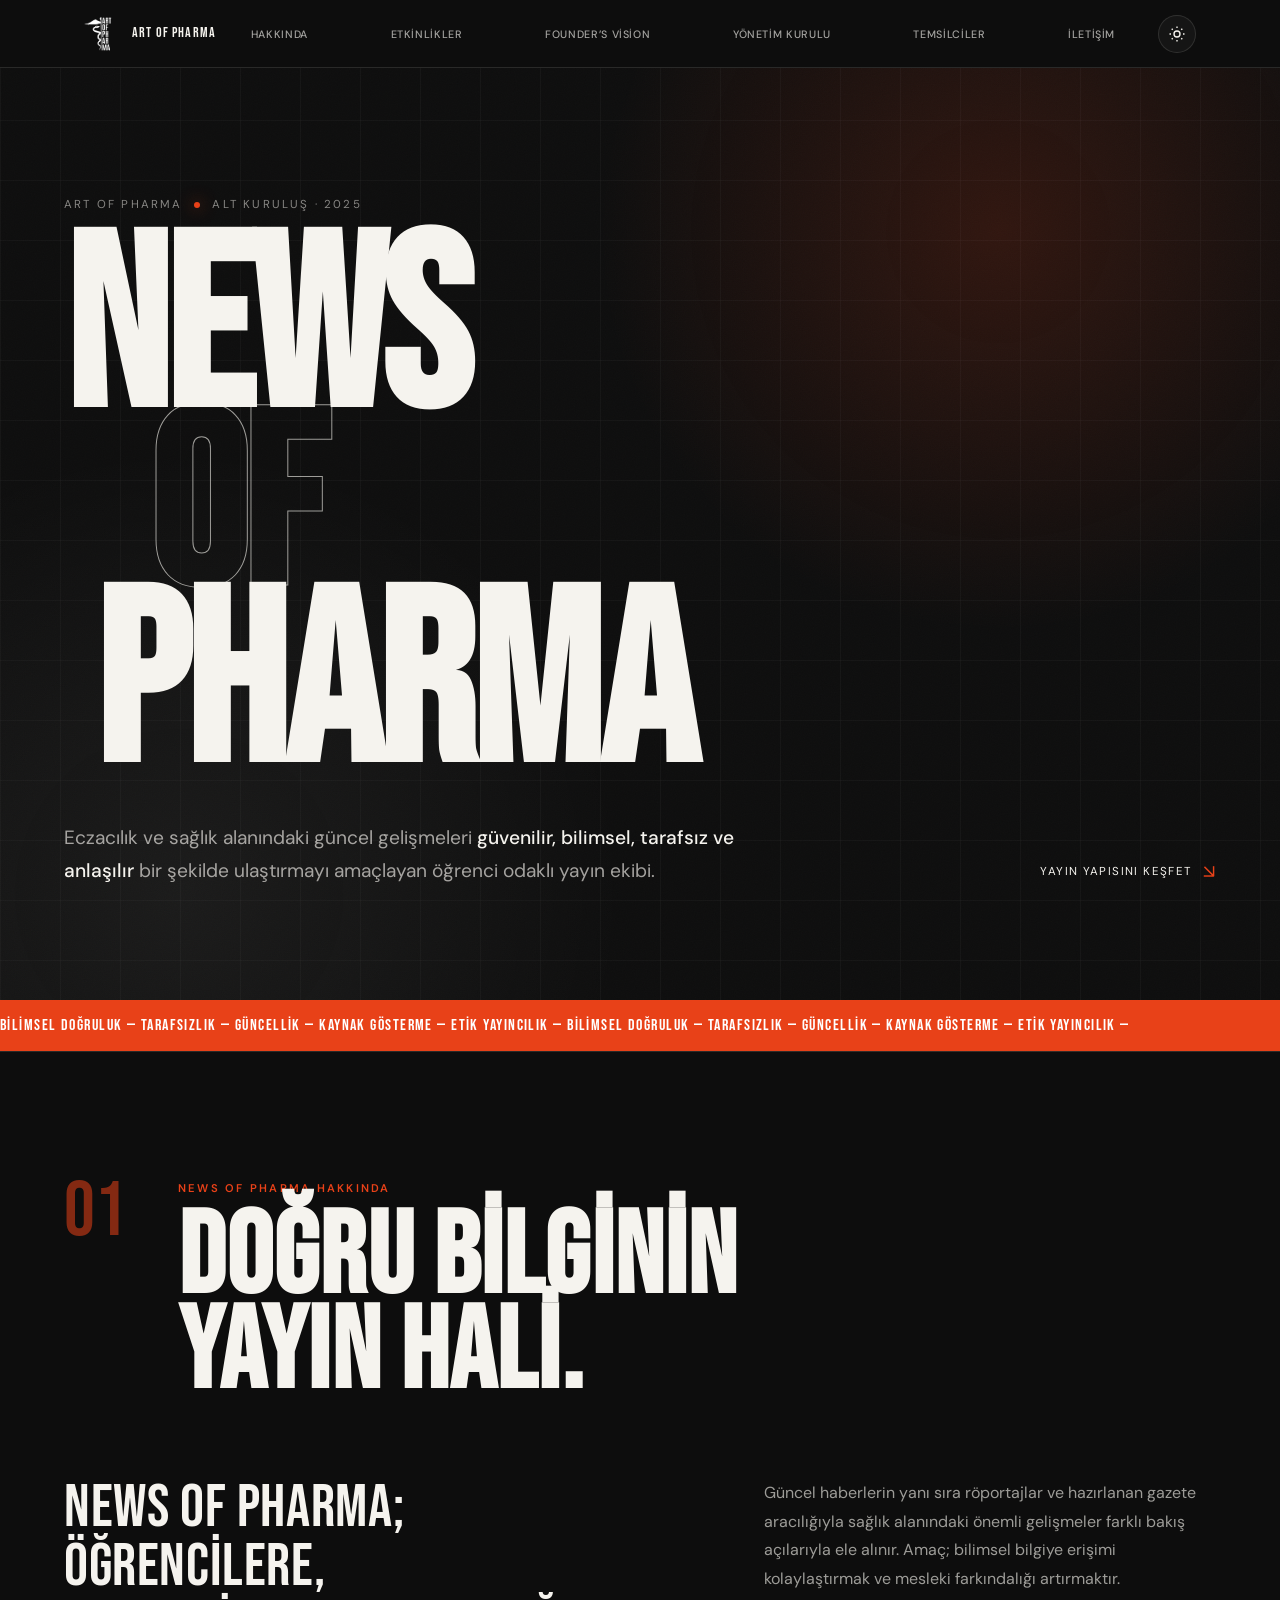
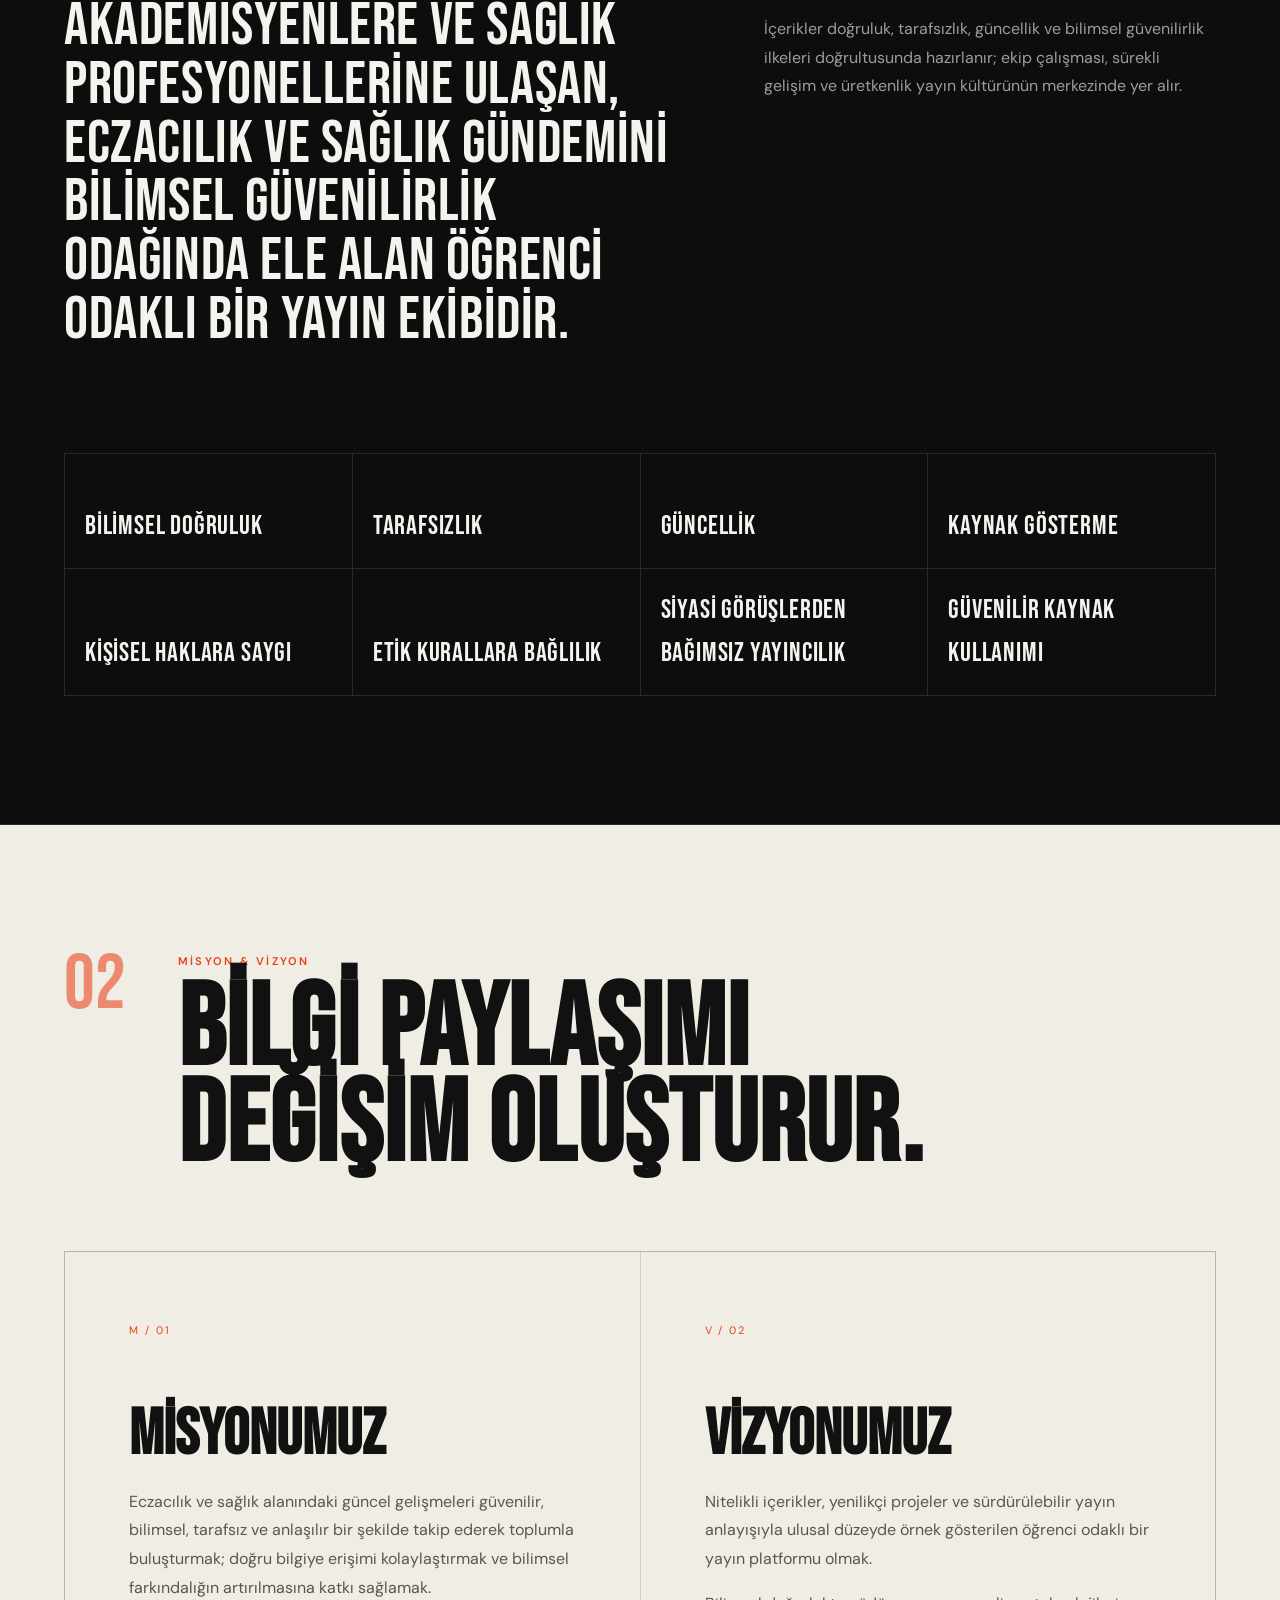
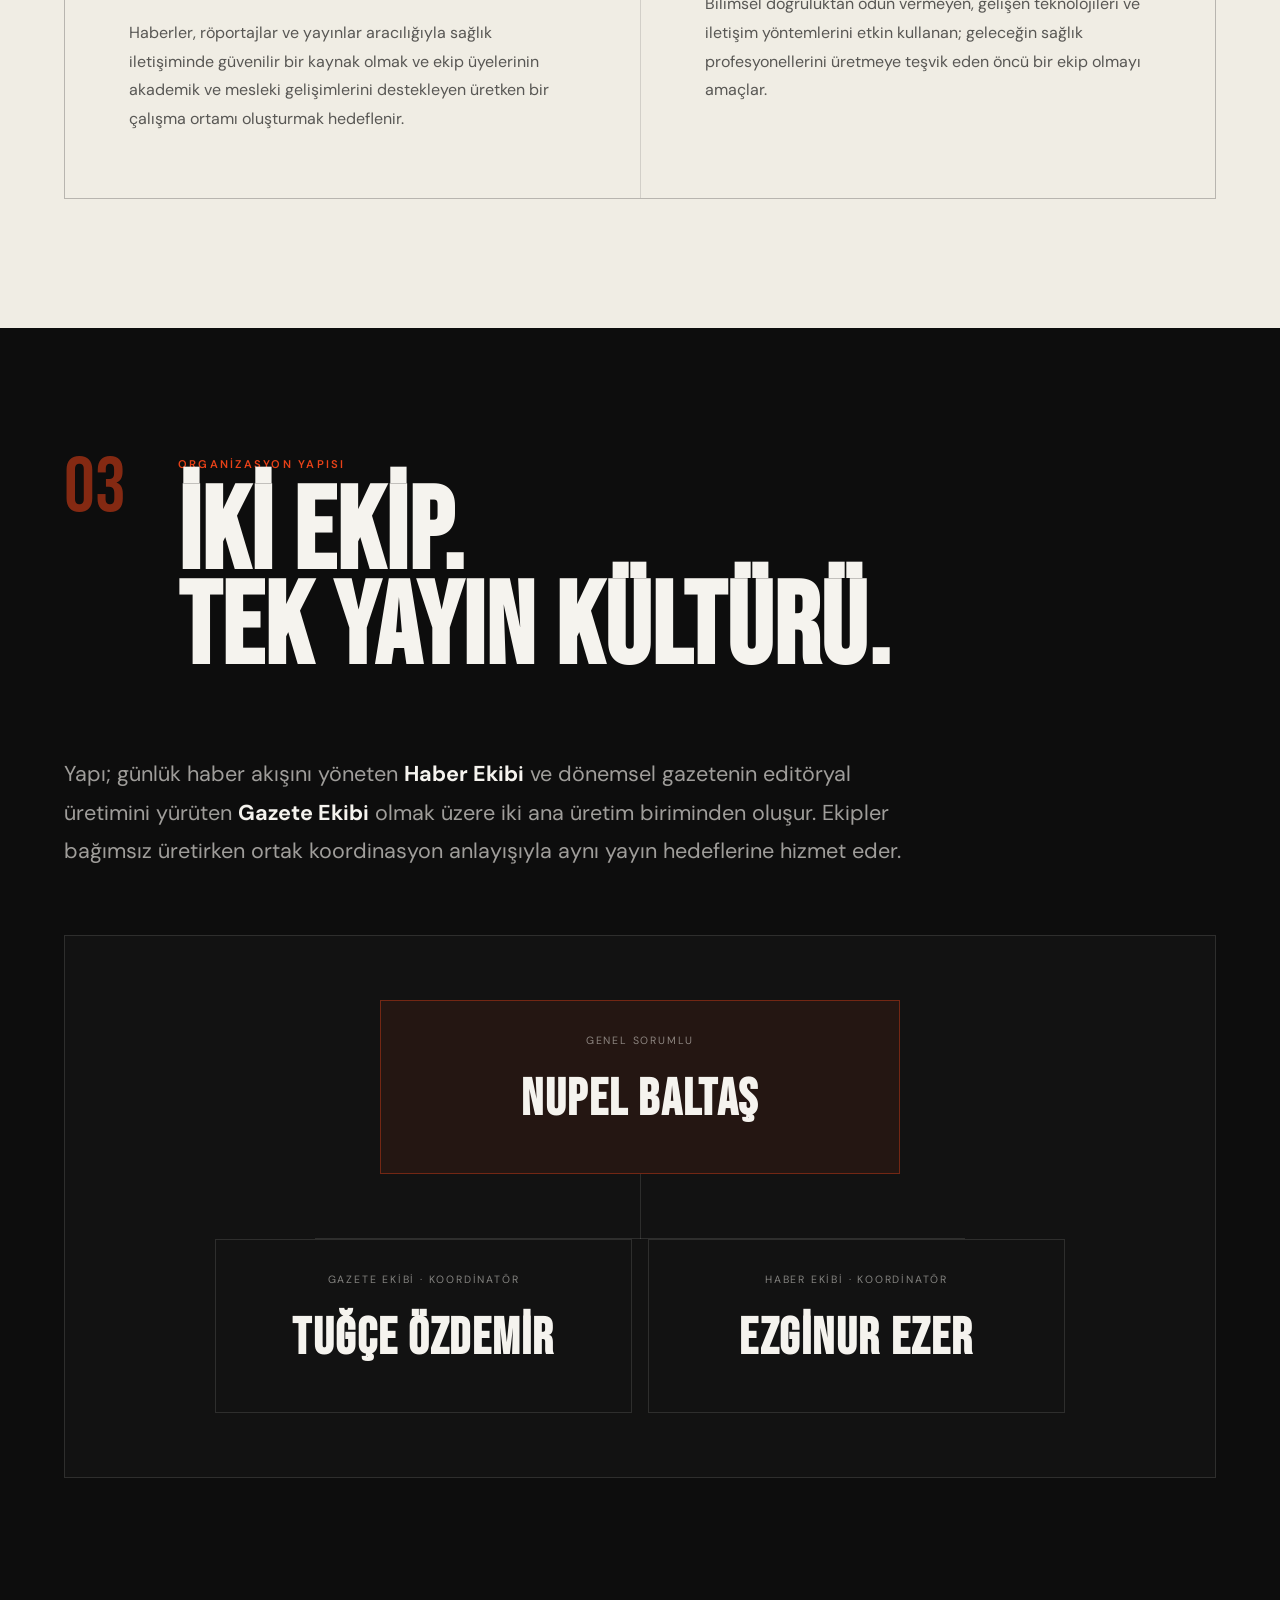
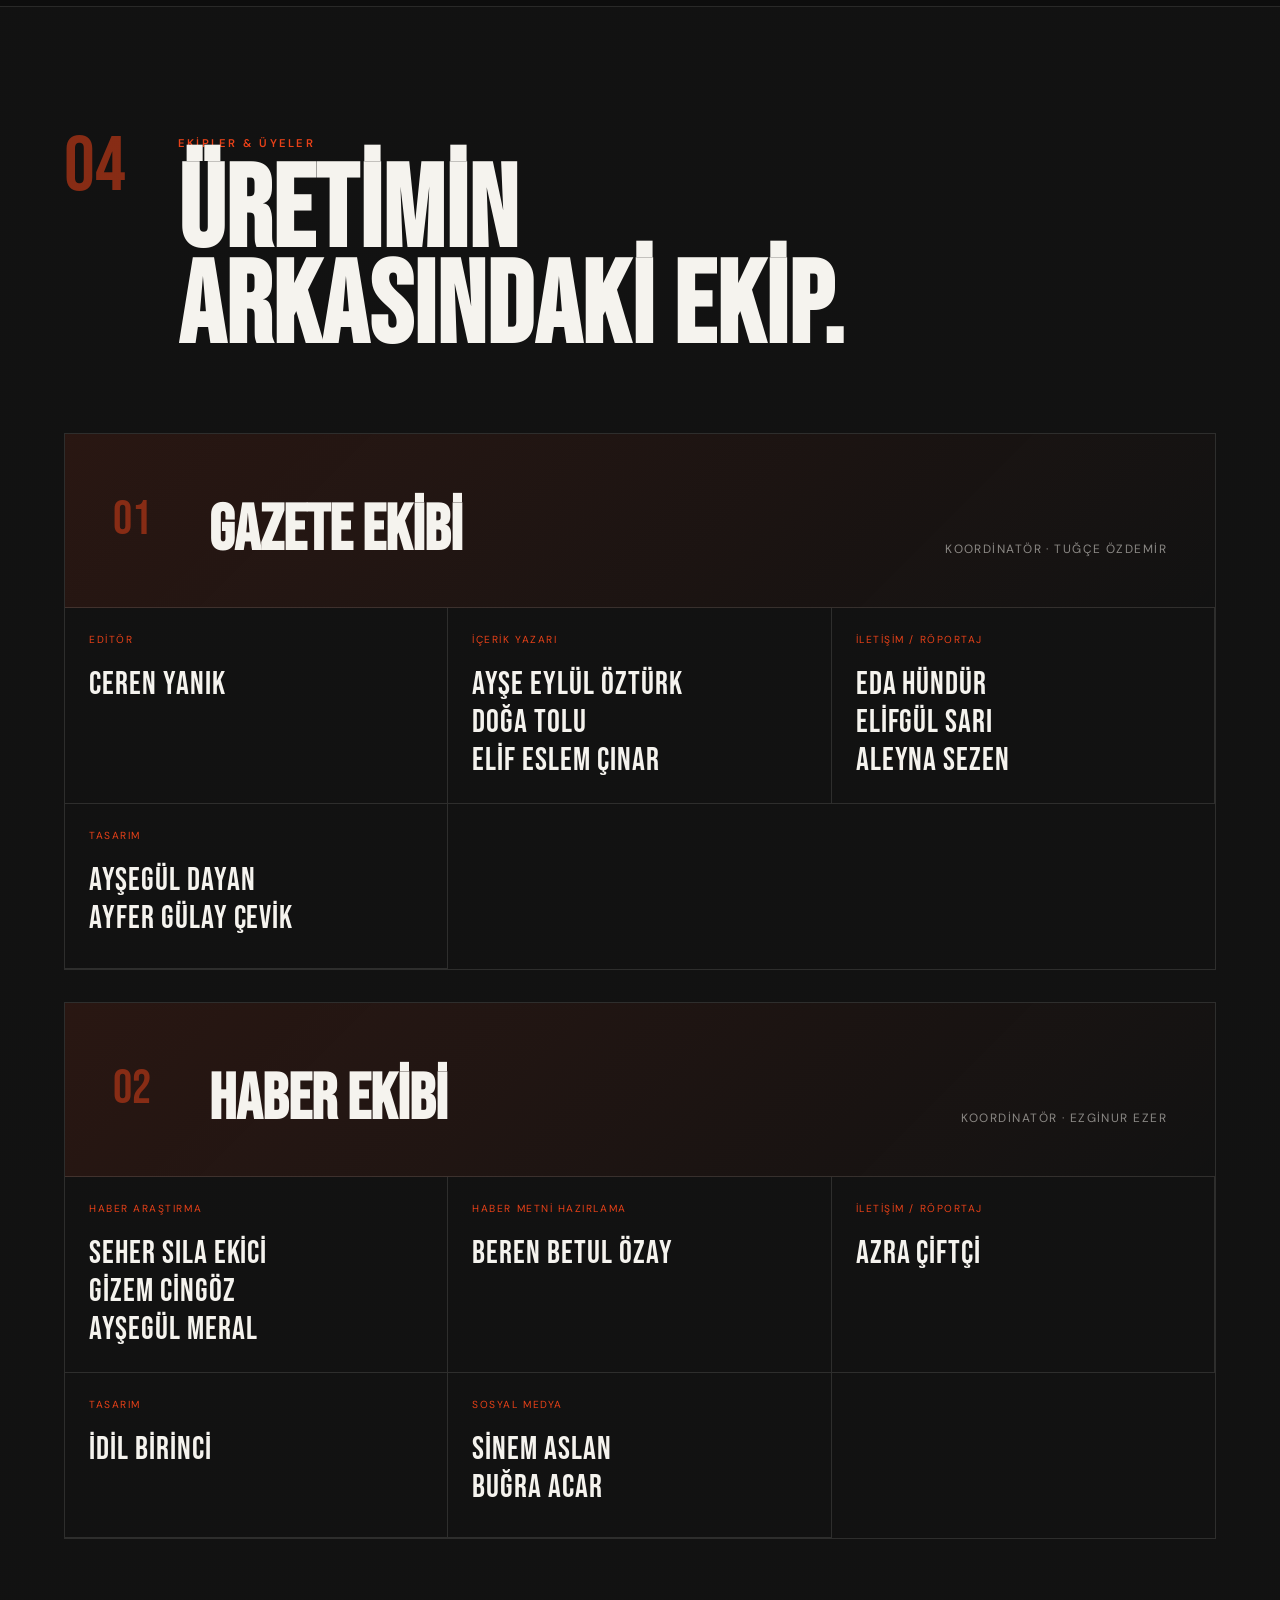
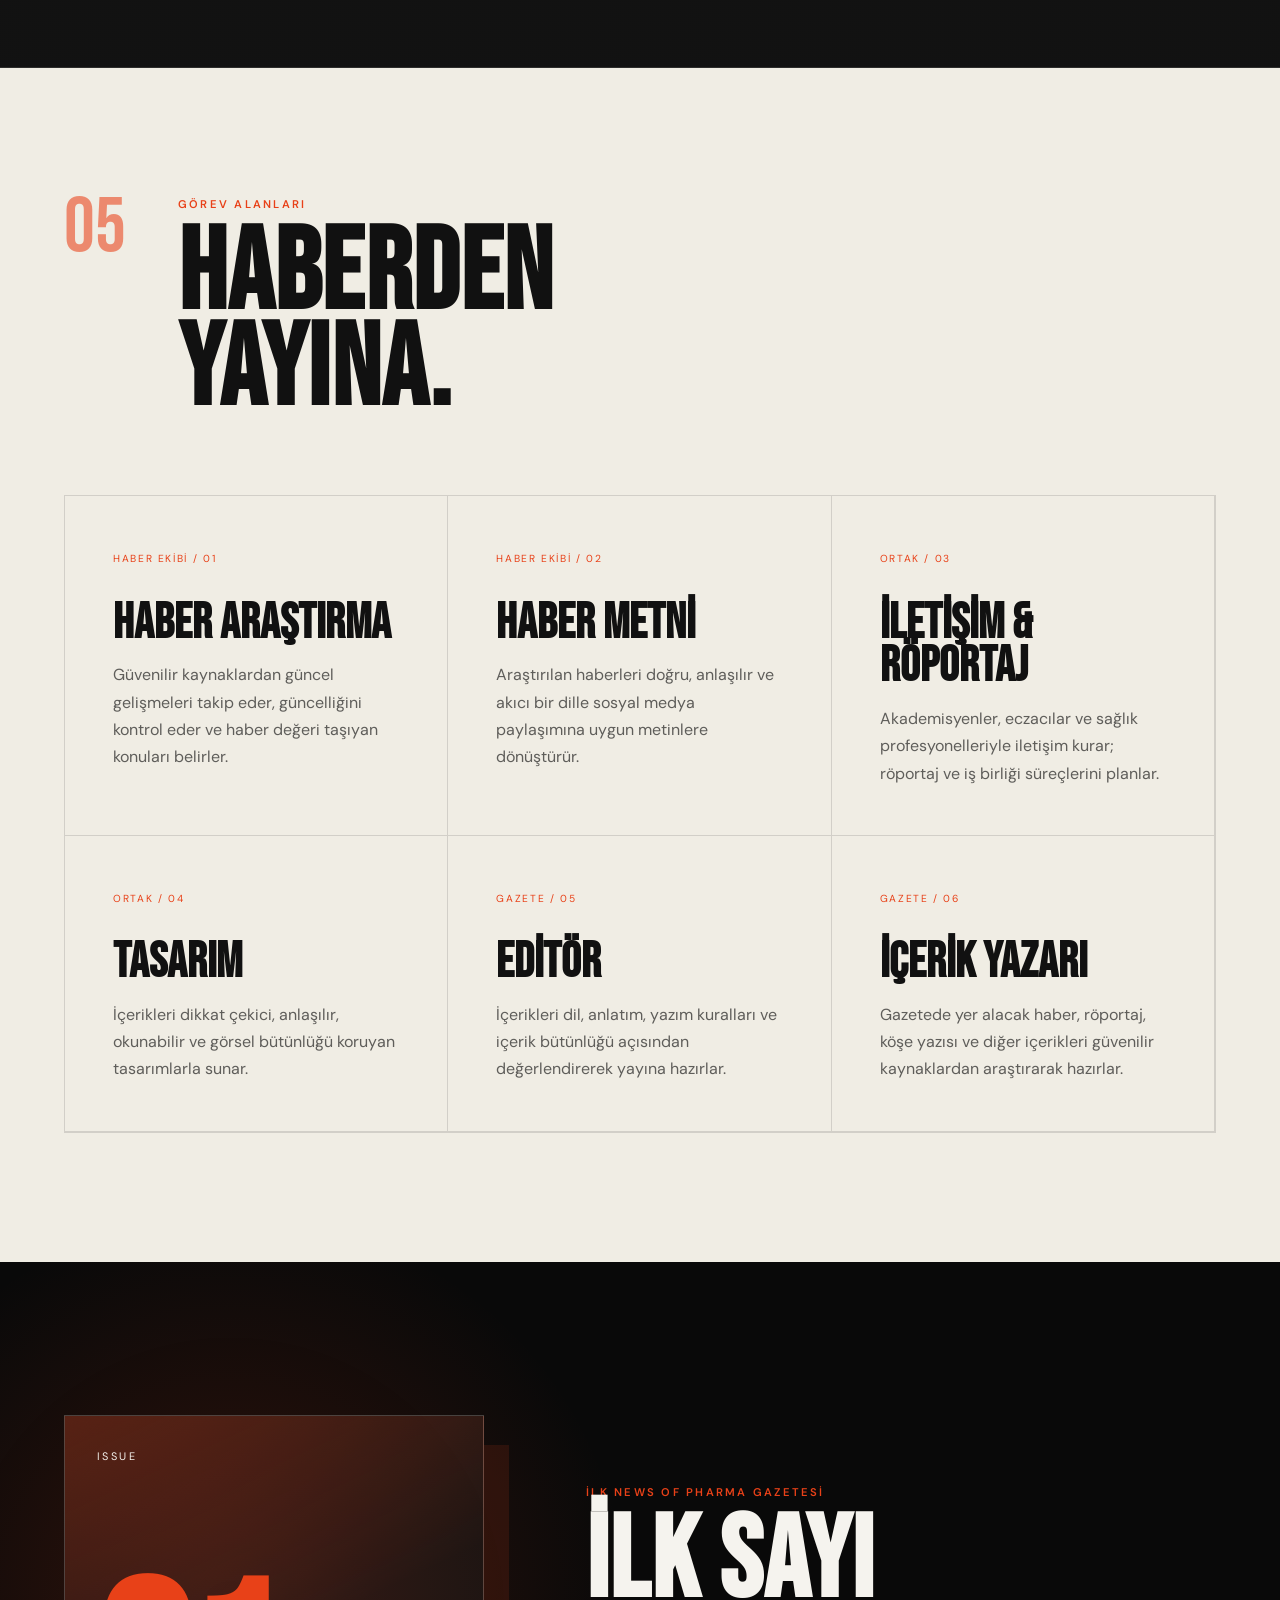
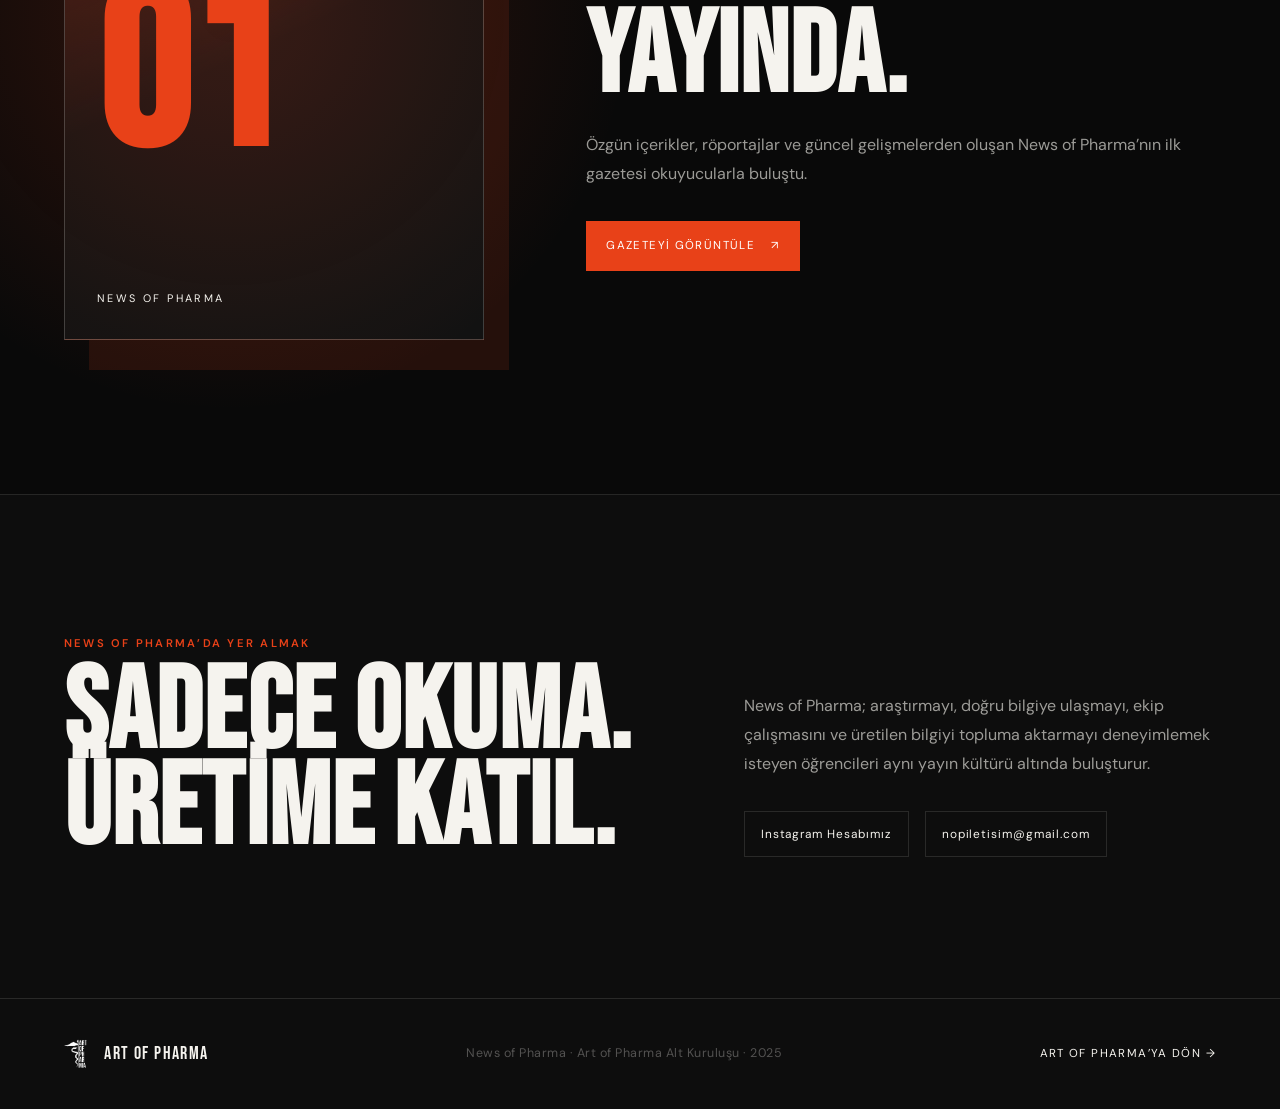
<file: news-of-pharma.html>
<!DOCTYPE html>
<html lang="tr">
<head>
  <meta charset="UTF-8" />
  <meta name="viewport" content="width=device-width, initial-scale=1.0" />
  <title>News of Pharma — Art of Pharma</title>
  <link rel="icon" type="image/png" href="favicon.png">
  <meta name="description" content="News of Pharma; eczacılık ve sağlık alanındaki güncel gelişmeleri bilimsel, tarafsız ve anlaşılır bir yayın anlayışıyla sunan Art of Pharma alt kuruluşudur." />

  <link rel="preconnect" href="https://fonts.googleapis.com" />
  <link rel="preconnect" href="https://fonts.gstatic.com" crossorigin />
  <link href="https://fonts.googleapis.com/css2?family=Bebas+Neue&family=DM+Sans:ital,opsz,wght@0,9..40,300;0,9..40,400;0,9..40,500;0,9..40,600;1,9..40,400&family=Dancing+Script:wght@600;700&display=swap" rel="stylesheet" />

  <link rel="stylesheet" href="style.css" />
  <link rel="stylesheet" href="news-of-pharma.css" />
</head>

<body class="news-page-body">
  <header class="site-header" id="site-header">
    <nav class="nav-container" aria-label="Ana navigasyon">
      <a href="index.html#hero" class="nav-logo" aria-label="Art of Pharma Ana Sayfa">
        <img src="logo.png" alt="Art of Pharma logo" class="logo-icon" />
        <span class="logo-text">ART OF PHARMA</span>
      </a>

      <ul class="nav-links" role="list">
        <li><a href="index.html#hakkinda" class="nav-link">Hakkında</a></li>
        <li><a href="index.html#etkinlikler" class="nav-link">Etkinlikler</a></li>
        <li><a href="index.html#founders-vision" class="nav-link">Founder’s Vision</a></li>
        <li><a href="yonetim-kurulu.html" class="nav-link">Yönetim Kurulu</a></li>
        <li><a href="temsilciler.html" class="nav-link">Temsilciler</a></li>
        <li><a href="index.html#iletisim" class="nav-link">İletişim</a></li>
      </ul>

      <button class="hamburger" id="hamburger" aria-label="Menüyü aç/kapat" aria-expanded="false" aria-controls="mobile-menu">
        <span class="hamburger-line"></span>
        <span class="hamburger-line"></span>
        <span class="hamburger-line"></span>
      </button>
    </nav>

    <div class="mobile-menu" id="mobile-menu" role="dialog" aria-label="Mobil menü" aria-hidden="true">
      <ul class="mobile-nav-links" role="list">
        <li><a href="index.html#hakkinda" class="mobile-nav-link">Hakkında</a></li>
        <li><a href="index.html#etkinlikler" class="mobile-nav-link">Etkinlikler</a></li>
        <li><a href="index.html#founders-vision" class="mobile-nav-link">Founder’s Vision</a></li>
        <li><a href="yonetim-kurulu.html" class="mobile-nav-link">Yönetim Kurulu</a></li>
        <li><a href="temsilciler.html" class="mobile-nav-link">Temsilciler</a></li>
        <li><a href="index.html#iletisim" class="mobile-nav-link">İletişim</a></li>
      </ul>
    </div>
  </header>

  <main>
    <section class="nop-hero" id="news-hero">
      <div class="hero-bg-grid" aria-hidden="true"></div>
      <div class="hero-noise" aria-hidden="true"></div>

      <div class="nop-shell nop-hero-inner">
        <div class="nop-kicker fade-in-up" style="--delay:.1s">
          <span>ART OF PHARMA</span>
          <span class="nop-kicker-dot"></span>
          <span>ALT KURULUŞ · 2025</span>
        </div>

        <h1 class="nop-hero-title fade-in-up" style="--delay:.22s">
          <span>NEWS</span>
          <span class="nop-outline">OF</span>
          <span>PHARMA</span>
        </h1>

        <div class="nop-hero-bottom fade-in-up" style="--delay:.38s">
          <p>
            Eczacılık ve sağlık alanındaki güncel gelişmeleri
            <strong>güvenilir, bilimsel, tarafsız ve anlaşılır</strong>
            bir şekilde ulaştırmayı amaçlayan öğrenci odaklı yayın ekibi.
          </p>
          <a href="#hakkinda" class="nop-arrow-link">Yayın yapısını keşfet <span>↘</span></a>
        </div>
      </div>

      <div class="nop-breaking-strip" aria-hidden="true">
        <div class="nop-breaking-track">
          BİLİMSEL DOĞRULUK — TARAFSIZLIK — GÜNCELLİK — KAYNAK GÖSTERME — ETİK YAYINCILIK —
          BİLİMSEL DOĞRULUK — TARAFSIZLIK — GÜNCELLİK — KAYNAK GÖSTERME — ETİK YAYINCILIK —
        </div>
      </div>
    </section>

    <section class="nop-section" id="hakkinda">
      <div class="nop-shell">
        <div class="nop-section-head reveal">
          <span class="nop-section-index">01</span>
          <div>
            <span class="nop-eyebrow">News of Pharma Hakkında</span>
            <h2>DOĞRU BİLGİNİN<br>YAYIN HALİ.</h2>
          </div>
        </div>

        <div class="nop-about-grid">
          <div class="nop-big-copy reveal">
            <p>
              News of Pharma; öğrencilere, akademisyenlere ve sağlık profesyonellerine ulaşan,
              eczacılık ve sağlık gündemini bilimsel güvenilirlik odağında ele alan öğrenci odaklı
              bir yayın ekibidir.
            </p>
          </div>
          <div class="nop-copy reveal">
            <p>
              Güncel haberlerin yanı sıra röportajlar ve hazırlanan gazete aracılığıyla sağlık
              alanındaki önemli gelişmeler farklı bakış açılarıyla ele alınır. Amaç; bilimsel bilgiye
              erişimi kolaylaştırmak ve mesleki farkındalığı artırmaktır.
            </p>
            <p>
              İçerikler doğruluk, tarafsızlık, güncellik ve bilimsel güvenilirlik ilkeleri doğrultusunda
              hazırlanır; ekip çalışması, sürekli gelişim ve üretkenlik yayın kültürünün merkezinde yer alır.
            </p>
          </div>
        </div>

        <div class="nop-principles reveal">
          <div>Bilimsel doğruluk</div>
          <div>Tarafsızlık</div>
          <div>Güncellik</div>
          <div>Kaynak gösterme</div>
          <div>Kişisel haklara saygı</div>
          <div>Etik kurallara bağlılık</div>
          <div>Siyasi görüşlerden bağımsız yayıncılık</div>
          <div>Güvenilir kaynak kullanımı</div>
        </div>
      </div>
    </section>

    <section class="nop-section nop-section-invert" id="misyon-vizyon">
      <div class="nop-shell">
        <div class="nop-section-head reveal">
          <span class="nop-section-index">02</span>
          <div>
            <span class="nop-eyebrow">Misyon & Vizyon</span>
            <h2>BİLGİ PAYLAŞIMI<br>DEĞİŞİM OLUŞTURUR.</h2>
          </div>
        </div>

        <div class="nop-mv-grid">
          <article class="nop-mv-card reveal">
            <span class="nop-card-no">M / 01</span>
            <h3>Misyonumuz</h3>
            <p>
              Eczacılık ve sağlık alanındaki güncel gelişmeleri güvenilir, bilimsel, tarafsız ve anlaşılır
              bir şekilde takip ederek toplumla buluşturmak; doğru bilgiye erişimi kolaylaştırmak ve
              bilimsel farkındalığın artırılmasına katkı sağlamak.
            </p>
            <p>
              Haberler, röportajlar ve yayınlar aracılığıyla sağlık iletişiminde güvenilir bir kaynak olmak
              ve ekip üyelerinin akademik ve mesleki gelişimlerini destekleyen üretken bir çalışma ortamı
              oluşturmak hedeflenir.
            </p>
          </article>

          <article class="nop-mv-card reveal">
            <span class="nop-card-no">V / 02</span>
            <h3>Vizyonumuz</h3>
            <p>
              Nitelikli içerikler, yenilikçi projeler ve sürdürülebilir yayın anlayışıyla ulusal düzeyde
              örnek gösterilen öğrenci odaklı bir yayın platformu olmak.
            </p>
            <p>
              Bilimsel doğruluktan ödün vermeyen, gelişen teknolojileri ve iletişim yöntemlerini etkin
              kullanan; geleceğin sağlık profesyonellerini üretmeye teşvik eden öncü bir ekip olmayı amaçlar.
            </p>
          </article>
        </div>
      </div>
    </section>

    <section class="nop-section" id="organizasyon">
      <div class="nop-shell">
        <div class="nop-section-head reveal">
          <span class="nop-section-index">03</span>
          <div>
            <span class="nop-eyebrow">Organizasyon Yapısı</span>
            <h2>İKİ EKİP.<br>TEK YAYIN KÜLTÜRÜ.</h2>
          </div>
        </div>

        <p class="nop-section-intro reveal">
          Yapı; günlük haber akışını yöneten <strong>Haber Ekibi</strong> ve dönemsel gazetenin editöryal
          üretimini yürüten <strong>Gazete Ekibi</strong> olmak üzere iki ana üretim biriminden oluşur.
          Ekipler bağımsız üretirken ortak koordinasyon anlayışıyla aynı yayın hedeflerine hizmet eder.
        </p>

        <div class="nop-org reveal">
          <div class="nop-org-lead">
            <span>GENEL SORUMLU</span>
            <strong>Nupel BALTAŞ</strong>
          </div>
          <div class="nop-org-line"></div>
          <div class="nop-org-branches">
            <div class="nop-org-card">
              <span>GAZETE EKİBİ · KOORDİNATÖR</span>
              <strong>Tuğçe ÖZDEMİR</strong>
            </div>
            <div class="nop-org-card">
              <span>HABER EKİBİ · KOORDİNATÖR</span>
              <strong>Ezginur EZER</strong>
            </div>
          </div>
        </div>
      </div>
    </section>

    <section class="nop-section nop-teams-section" id="ekipler">
      <div class="nop-shell">
        <div class="nop-section-head reveal">
          <span class="nop-section-index">04</span>
          <div>
            <span class="nop-eyebrow">Ekipler & Üyeler</span>
            <h2>ÜRETİMİN<br>ARKASINDAKİ EKİP.</h2>
          </div>
        </div>

        <div class="nop-team-block reveal">
          <div class="nop-team-title">
            <span>01</span>
            <h3>Gazete Ekibi</h3>
            <p>Koordinatör · Tuğçe ÖZDEMİR</p>
          </div>
          <div class="nop-role-grid">
            <article><span>Editör</span><strong>Ceren YANIK</strong></article>
            <article><span>İçerik Yazarı</span><strong>Ayşe Eylül ÖZTÜRK<br>Doğa TOLU<br>Elif Eslem ÇINAR</strong></article>
            <article><span>İletişim / Röportaj</span><strong>Eda HÜNDÜR<br>Elifgül SARI<br>Aleyna SEZEN</strong></article>
            <article><span>Tasarım</span><strong>Ayşegül DAYAN<br>Ayfer Gülay ÇEVİK</strong></article>
          </div>
        </div>

        <div class="nop-team-block reveal">
          <div class="nop-team-title">
            <span>02</span>
            <h3>Haber Ekibi</h3>
            <p>Koordinatör · Ezginur EZER</p>
          </div>
          <div class="nop-role-grid">
            <article><span>Haber Araştırma</span><strong>Seher Sıla EKİCİ<br>Gizem CİNGÖZ<br>Ayşegül MERAL</strong></article>
            <article><span>Haber Metni Hazırlama</span><strong>Beren Betul ÖZAY</strong></article>
            <article><span>İletişim / Röportaj</span><strong>Azra ÇİFTÇİ</strong></article>
            <article><span>Tasarım</span><strong>İdil BİRİNCİ</strong></article>
            <article><span>Sosyal Medya</span><strong>Sinem ASLAN<br>Buğra ACAR</strong></article>
          </div>
        </div>
      </div>
    </section>

    <section class="nop-section nop-section-invert" id="gorevler">
      <div class="nop-shell">
        <div class="nop-section-head reveal">
          <span class="nop-section-index">05</span>
          <div>
            <span class="nop-eyebrow">Görev Alanları</span>
            <h2>HABERDEN<br>YAYINA.</h2>
          </div>
        </div>

        <div class="nop-duties-grid">
          <article class="reveal">
            <span>HABER EKİBİ / 01</span>
            <h3>Haber Araştırma</h3>
            <p>Güvenilir kaynaklardan güncel gelişmeleri takip eder, güncelliğini kontrol eder ve haber değeri taşıyan konuları belirler.</p>
          </article>
          <article class="reveal">
            <span>HABER EKİBİ / 02</span>
            <h3>Haber Metni</h3>
            <p>Araştırılan haberleri doğru, anlaşılır ve akıcı bir dille sosyal medya paylaşımına uygun metinlere dönüştürür.</p>
          </article>
          <article class="reveal">
            <span>ORTAK / 03</span>
            <h3>İletişim & Röportaj</h3>
            <p>Akademisyenler, eczacılar ve sağlık profesyonelleriyle iletişim kurar; röportaj ve iş birliği süreçlerini planlar.</p>
          </article>
          <article class="reveal">
            <span>ORTAK / 04</span>
            <h3>Tasarım</h3>
            <p>İçerikleri dikkat çekici, anlaşılır, okunabilir ve görsel bütünlüğü koruyan tasarımlarla sunar.</p>
          </article>
          <article class="reveal">
            <span>GAZETE / 05</span>
            <h3>Editör</h3>
            <p>İçerikleri dil, anlatım, yazım kuralları ve içerik bütünlüğü açısından değerlendirerek yayına hazırlar.</p>
          </article>
          <article class="reveal">
            <span>GAZETE / 06</span>
            <h3>İçerik Yazarı</h3>
            <p>Gazetede yer alacak haber, röportaj, köşe yazısı ve diğer içerikleri güvenilir kaynaklardan araştırarak hazırlar.</p>
          </article>
        </div>
      </div>
    </section>

    <section class="nop-newspaper" id="gazete">
      <div class="nop-shell nop-newspaper-inner">
        <div class="nop-paper-mark reveal">
          <span>ISSUE</span>
          <strong>01</strong>
          <small>NEWS OF PHARMA</small>
        </div>

        <div class="nop-paper-copy reveal">
          <span class="nop-eyebrow">İlk News of Pharma Gazetesi</span>
          <h2>İLK SAYI<br>YAYINDA.</h2>
          <p>
            Özgün içerikler, röportajlar ve güncel gelişmelerden oluşan News of Pharma’nın ilk gazetesi
            okuyucularla buluştu.
          </p>
          <a class="nop-primary-cta" href="https://online.fliphtml5.com/kifds/NEWS-OF-PHARMA-n/?utm_source=ig&utm_medium=social&utm_content=link_in_bio&fbclid=PAdGRleATlYZhwZG9mAmZkaWQWUMIyVCjjFkzWFMF0U2s4E2HpZTCeg2V4dG4DYWVtAjExAHNydGMGYXBwX2lkDzEyNDAyNDU3NDI4NzQxNAABp-RBu22WnFvn_ReR2e1MID_3JcWcebTQGbhuhEIyiMZhBHYQGi0UTkvMO8MV_aem_ZDTW_AgHcbqzmnU0ru3clQ#p=1" target="_blank" rel="noopener noreferrer">
            Gazeteyi Görüntüle <span>↗</span>
          </a>
        </div>
      </div>
    </section>

    <section class="nop-join" id="katil">
      <div class="nop-shell nop-join-inner reveal">
        <div>
          <span class="nop-eyebrow">News of Pharma’da Yer Almak</span>
          <h2>SADECE OKUMA.<br>ÜRETİME KATIL.</h2>
        </div>
        <div class="nop-join-copy">
          <p>
            News of Pharma; araştırmayı, doğru bilgiye ulaşmayı, ekip çalışmasını ve üretilen bilgiyi
            topluma aktarmayı deneyimlemek isteyen öğrencileri aynı yayın kültürü altında buluşturur.
          </p>
          <div class="nop-contact-row">
            <a href="https://www.instagram.com/newsofpharma/" target="_blank" rel="noopener noreferrer">Instagram Hesabımız</a>
            <a href="mailto:nopiletisim@gmail.com">nopiletisim@gmail.com</a>
          </div>
        </div>
      </div>
    </section>
  </main>

  <footer class="site-footer">
    <div class="footer-inner">
      <div class="footer-logo">
        <img src="logo.png" alt="Art of Pharma logo" class="footer-logo-icon" />
        <span class="footer-logo-text">ART OF PHARMA</span>
      </div>
      <p class="footer-copy">News of Pharma · Art of Pharma Alt Kuruluşu · 2025</p>
      <a class="nop-footer-back" href="index.html">Art of Pharma’ya dön →</a>
    </div>
  </footer>

  <div class="magic-cursor" aria-hidden="true"></div>
  <div class="magic-cursor-dot" aria-hidden="true"></div>

  <script src="main.js"></script>
</body>
</html>
</file>
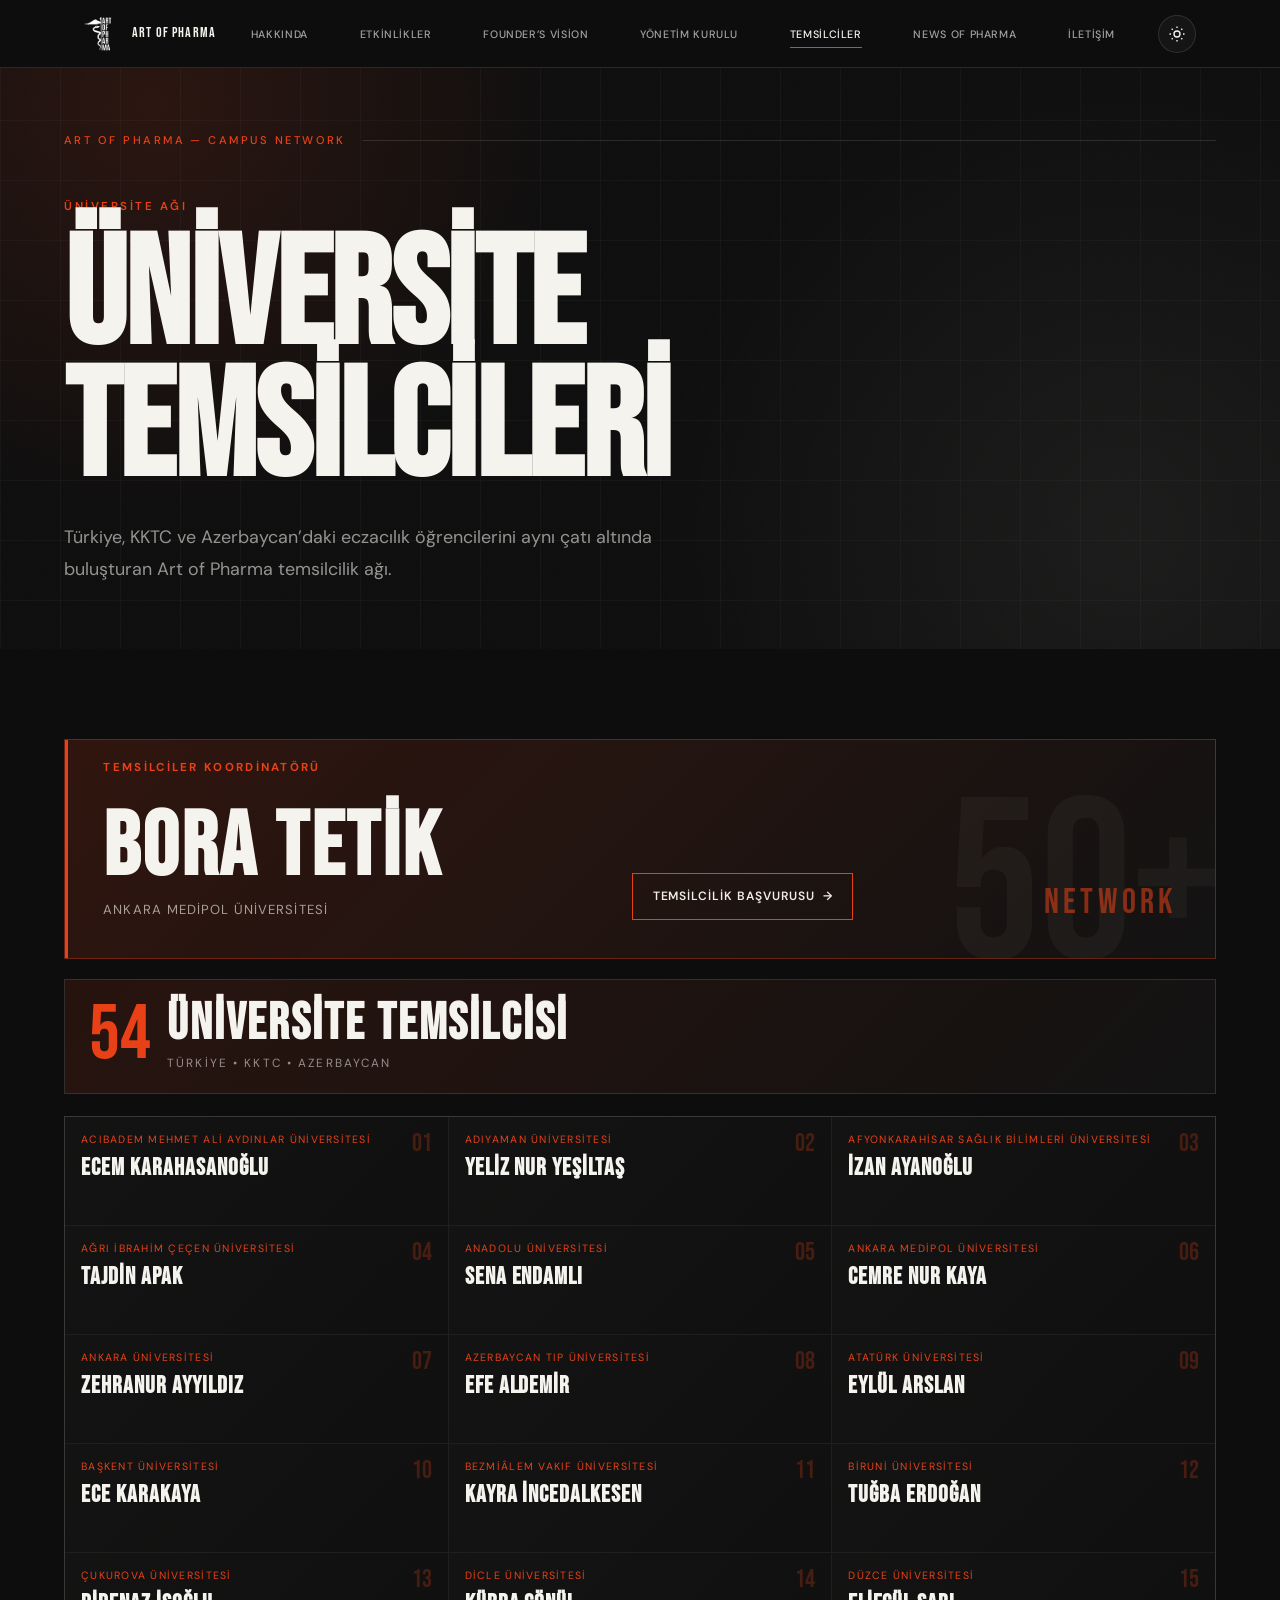
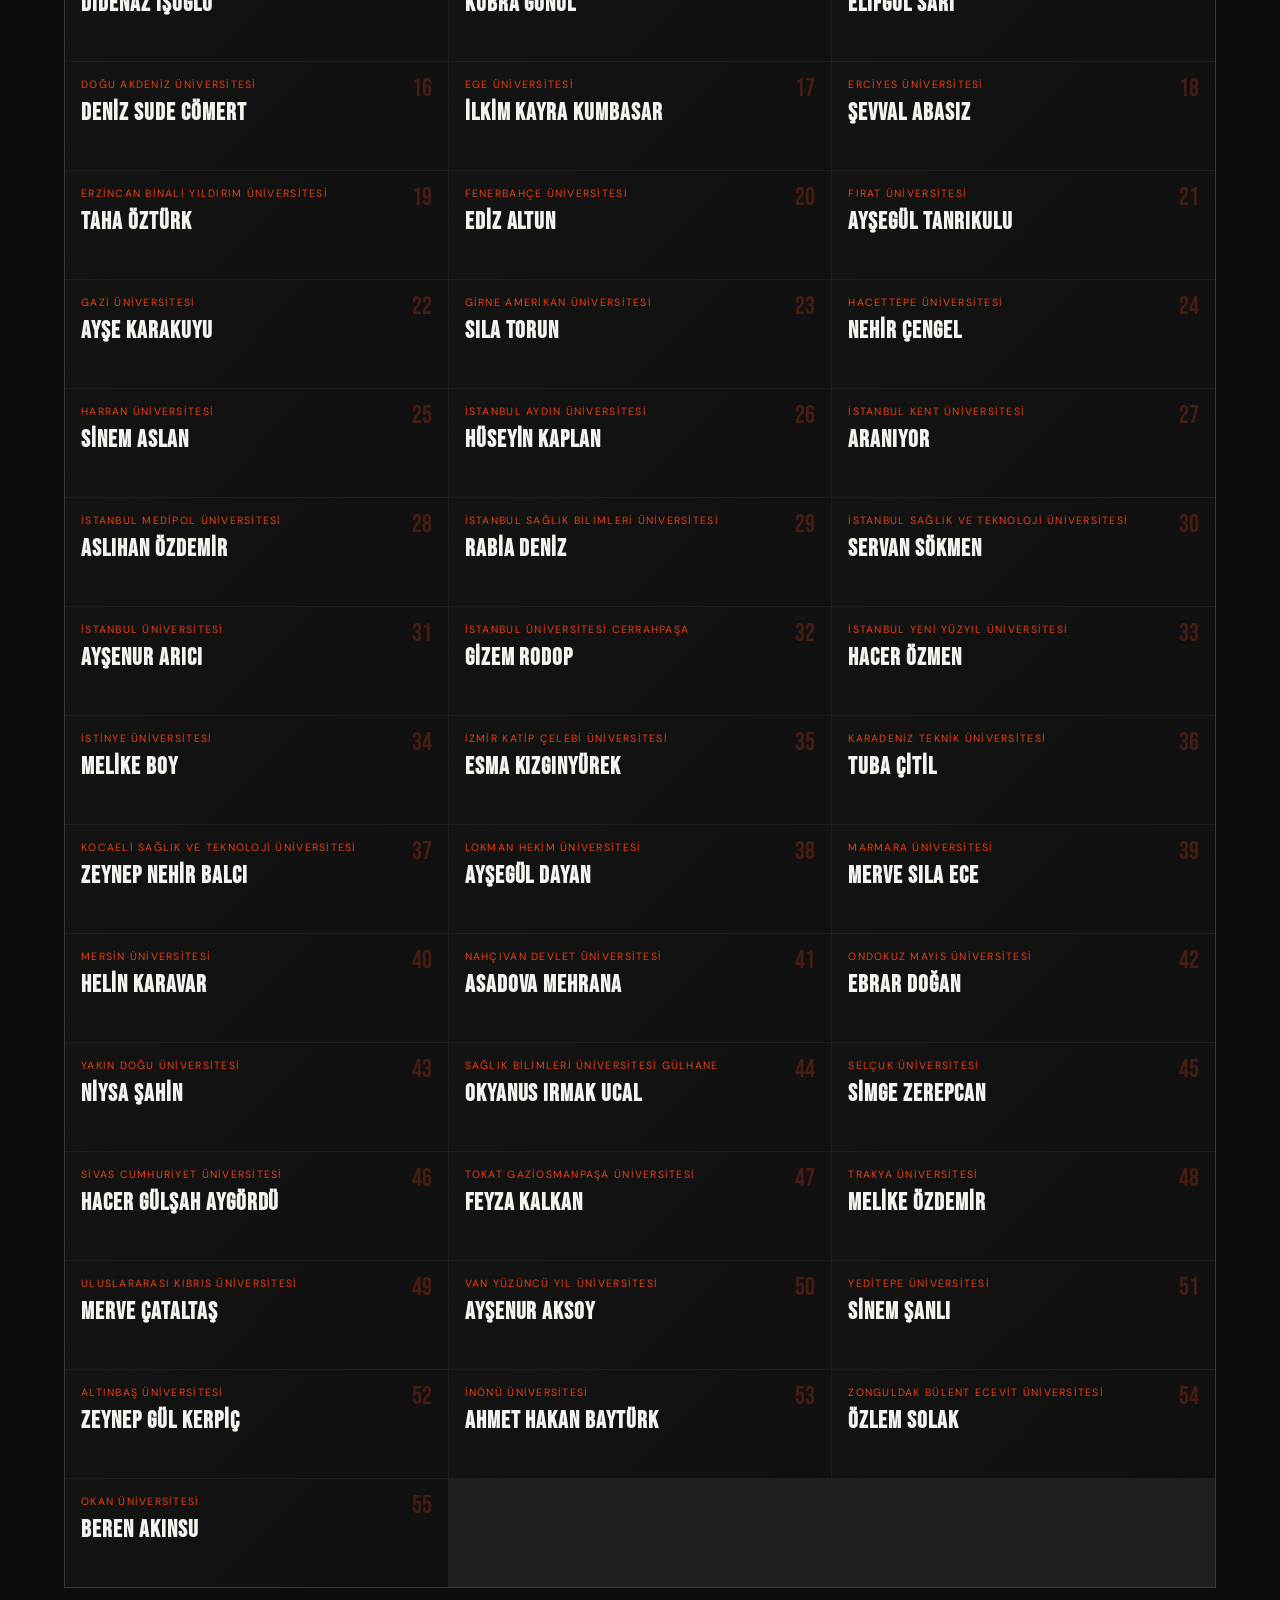
<file: temsilciler.html>
<!DOCTYPE html>
<html lang="tr">
<head>
  <meta charset="UTF-8" />
  <meta name="viewport" content="width=device-width, initial-scale=1.0" />
  <title>Üniversite Temsilcileri — Art of Pharma</title>
  <link rel="icon" type="image/png" href="favicon.png">
  <meta name="description" content="Art of Pharma üniversite temsilcileri ağı." />
  <link rel="preconnect" href="https://fonts.googleapis.com" />
  <link rel="preconnect" href="https://fonts.gstatic.com" crossorigin />
  <link href="https://fonts.googleapis.com/css2?family=Bebas+Neue&family=DM+Sans:ital,opsz,wght@0,9..40,300;0,9..40,400;0,9..40,500;0,9..40,600;1,9..40,400&family=Dancing+Script:wght@600;700&display=swap" rel="stylesheet" />
  <link rel="stylesheet" href="style.css" />
</head>
<body class="representatives-page-body">
  <header class="site-header" id="site-header">
    <nav class="nav-container" aria-label="Ana navigasyon">
      <a href="index.html#hero" class="nav-logo" aria-label="Art of Pharma Ana Sayfa">
        <img src="logo.png" alt="Art of Pharma logo" class="logo-icon" />
        <span class="logo-text">ART OF PHARMA</span>
      </a>
      <ul class="nav-links" role="list">
        <li><a href="index.html#hakkinda" class="nav-link">Hakkında</a></li>
        <li><a href="index.html#etkinlikler" class="nav-link">Etkinlikler</a></li>
        <li><a href="index.html#founders-vision" class="nav-link">Founder’s Vision</a></li>
        <li><a href="yonetim-kurulu.html" class="nav-link">Yönetim Kurulu</a></li>
        <li><a href="temsilciler.html" class="nav-link active">Temsilciler</a></li>
        <li><a href="news-of-pharma.html" class="nav-link">News of Pharma</a></li> 
        <li><a href="index.html#iletisim" class="nav-link">İletişim</a></li>
      </ul>
      <button class="hamburger" id="hamburger" aria-label="Menüyü aç/kapat" aria-expanded="false" aria-controls="mobile-menu">
        <span class="hamburger-line"></span>
        <span class="hamburger-line"></span>
        <span class="hamburger-line"></span>
      </button>
    </nav>
    <div class="mobile-menu" id="mobile-menu" role="dialog" aria-label="Mobil menü" aria-hidden="true">
      <ul class="mobile-nav-links" role="list">
        <li><a href="index.html#hakkinda" class="mobile-nav-link">Hakkında</a></li>
        <li><a href="index.html#etkinlikler" class="mobile-nav-link">Etkinlikler</a></li>
        <li><a href="index.html#founders-vision" class="mobile-nav-link">Founder’s Vision</a></li>
        <li><a href="yonetim-kurulu.html" class="mobile-nav-link">Yönetim Kurulu</a></li>
        <li><a href="temsilciler.html" class="mobile-nav-link">Temsilciler</a></li>
        <li><a href="news-of-pharma.html" class="mobile-nav-link">News of Pharma</a></li>
        <li><a href="index.html#iletisim" class="mobile-nav-link">İletişim</a></li>
      </ul>
    </div>
  </header>

  <main>
    <section class="rep-hero">
      <div class="hero-bg-grid" aria-hidden="true"></div>
      <div class="hero-noise" aria-hidden="true"></div>
      <div class="rep-hero-content">
        <div class="section-label reveal">
          <span class="section-label-text">ART OF PHARMA — CAMPUS NETWORK</span>
          <span class="section-label-line" aria-hidden="true"></span>
        </div>
        <p class="rep-eyebrow fade-in-up" style="--delay: 0.1s">Üniversite ağı</p>
        <h1 class="rep-title fade-in-up" style="--delay: 0.25s">ÜNİVERSİTE<br/>TEMSİLCİLERİ</h1>
        <p class="rep-lead fade-in-up" style="--delay: 0.4s">
          Türkiye, KKTC ve Azerbaycan’daki eczacılık öğrencilerini aynı çatı altında buluşturan Art of Pharma temsilcilik ağı.
        </p>
      </div>
    </section>

    <section class="rep-section">

      <div class="rep-coordinator-card reveal" aria-label="Temsilciler Koordinatörü">
        <span class="rep-coordinator-kicker">Temsilciler Koordinatörü</span>
        <div class="rep-coordinator-main">
          <h2>Bora Tetik</h2>
          <p>Ankara Medipol Üniversitesi</p>
        </div>
        <a
  href="https://forms.gle/fNePJNgjcEmhj9Sg9"
  class="rep-apply-btn"
  target="_blank"
  rel="noopener noreferrer"
>
  Temsilcilik Başvurusu
  <span aria-hidden="true">→</span>
</a>
        <span class="rep-coordinator-mark">NETWORK</span>
      </div>

      <div class="rep-summary reveal">
        <span>54</span>
        <div>
          <strong>Üniversite Temsilcisi</strong>
          <p>TÜRKİYE • KKTC • AZERBAYCAN</p>
        </div>
      </div>

      <div class="rep-grid" aria-label="Üniversite temsilcileri listesi">
        
        <article class="rep-card reveal">
          <span class="rep-number">01</span>
          <div class="rep-card-copy">
            <p class="rep-school">Acıbadem Mehmet Ali Aydınlar Üniversitesi</p>
            <h3>Ecem Karahasanoğlu</h3>
          </div>
        </article>
        <article class="rep-card reveal">
          <span class="rep-number">02</span>
          <div class="rep-card-copy">
            <p class="rep-school">Adıyaman Üniversitesi</p>
            <h3>Yeliz Nur Yeşiltaş</h3>
          </div>
        </article>
        <article class="rep-card reveal">
          <span class="rep-number">03</span>
          <div class="rep-card-copy">
            <p class="rep-school">Afyonkarahisar Sağlık Bilimleri Üniversitesi</p>
            <h3>İzan Ayanoğlu</h3>
          </div>
        </article>
        <article class="rep-card reveal">
          <span class="rep-number">04</span>
          <div class="rep-card-copy">
            <p class="rep-school">Ağrı İbrahim Çeçen Üniversitesi</p>
            <h3>Tajdin Apak</h3>
          </div>
        </article>
        <article class="rep-card reveal">
          <span class="rep-number">05</span>
          <div class="rep-card-copy">
            <p class="rep-school">Anadolu Üniversitesi</p>
            <h3>Sena Endamlı</h3>
          </div>
        </article>
        <article class="rep-card reveal">
          <span class="rep-number">06</span>
          <div class="rep-card-copy">
            <p class="rep-school">Ankara Medipol Üniversitesi</p>
            <h3>Cemre Nur Kaya</h3>
          </div>
        </article>
        <article class="rep-card reveal">
          <span class="rep-number">07</span>
          <div class="rep-card-copy">
            <p class="rep-school">Ankara Üniversitesi</p>
            <h3>Zehranur Ayyıldız</h3>
          </div>
        </article>
        <article class="rep-card reveal">
          <span class="rep-number">08</span>
          <div class="rep-card-copy">
            <p class="rep-school">Azerbaycan Tıp Üniversitesi</p>
            <h3>Efe Aldemir</h3>
          </div>
        </article>
        <article class="rep-card reveal">
          <span class="rep-number">09</span>
          <div class="rep-card-copy">
            <p class="rep-school">Atatürk Üniversitesi</p>
            <h3>Eylül Arslan</h3>
          </div>
        </article>
        <article class="rep-card reveal">
          <span class="rep-number">10</span>
          <div class="rep-card-copy">
            <p class="rep-school">Başkent Üniversitesi</p>
            <h3>Ece Karakaya</h3>
          </div>
        </article>
        <article class="rep-card reveal">
          <span class="rep-number">11</span>
          <div class="rep-card-copy">
            <p class="rep-school">Bezmiâlem Vakıf Üniversitesi</p>
            <h3>Kayra İncedalkesen</h3>
          </div>
        </article>
        <article class="rep-card reveal">
          <span class="rep-number">12</span>
          <div class="rep-card-copy">
            <p class="rep-school">Biruni Üniversitesi</p>
            <h3>Tuğba Erdoğan</h3>
          </div>
        </article>
        <article class="rep-card reveal">
          <span class="rep-number">13</span>
          <div class="rep-card-copy">
            <p class="rep-school">Çukurova Üniversitesi</p>
            <h3>Didenaz İşoğlu</h3>
          </div>
        </article>
        <article class="rep-card reveal">
          <span class="rep-number">14</span>
          <div class="rep-card-copy">
            <p class="rep-school">Dicle Üniversitesi</p>
            <h3>Kübra Gönül</h3>
          </div>
        </article>
        <article class="rep-card reveal">
          <span class="rep-number">15</span>
          <div class="rep-card-copy">
            <p class="rep-school">Düzce Üniversitesi</p>
            <h3>Elifgül Sarı</h3>
          </div>
        </article>
        <article class="rep-card reveal">
          <span class="rep-number">16</span>
          <div class="rep-card-copy">
            <p class="rep-school">Doğu Akdeniz Üniversitesi</p>
            <h3>Deniz Sude Cömert</h3>
          </div>
        </article>
        <article class="rep-card reveal">
          <span class="rep-number">17</span>
          <div class="rep-card-copy">
            <p class="rep-school">Ege Üniversitesi</p>
            <h3>İlkim Kayra Kumbasar</h3>
          </div>
        </article>
        <article class="rep-card reveal">
          <span class="rep-number">18</span>
          <div class="rep-card-copy">
            <p class="rep-school">Erciyes Üniversitesi</p>
            <h3>Şevval Abasız</h3>
          </div>
        </article>
        <article class="rep-card reveal">
  <span class="rep-number">19</span>
  <div class="rep-card-copy">
    <p class="rep-school">Erzincan Binali Yıldırım Üniversitesi</p>
    <h3>Taha Öztürk</h3>
  </div>
</article>
        <article class="rep-card reveal">
          <span class="rep-number">20</span>
          <div class="rep-card-copy">
            <p class="rep-school">Fenerbahçe Üniversitesi</p>
            <h3>Ediz Altun</h3>
          </div>
        </article>
        <article class="rep-card reveal">
          <span class="rep-number">21</span>
          <div class="rep-card-copy">
            <p class="rep-school">Fırat Üniversitesi</p>
            <h3>Ayşegül Tanrıkulu</h3>
          </div>
        </article>
        <article class="rep-card reveal">
          <span class="rep-number">22</span>
          <div class="rep-card-copy">
            <p class="rep-school">Gazi Üniversitesi</p>
            <h3>Ayşe Karakuyu</h3>
          </div>
        </article>
        <article class="rep-card reveal">
          <span class="rep-number">23</span>
          <div class="rep-card-copy">
            <p class="rep-school">Girne Amerikan Üniversitesi</p>
            <h3>Sıla Torun</h3>
          </div>
        </article>
        <article class="rep-card reveal">
          <span class="rep-number">24</span>
          <div class="rep-card-copy">
            <p class="rep-school">Hacettepe Üniversitesi</p>
            <h3>Nehir Çengel</h3>
          </div>
        </article>
        <article class="rep-card reveal">
          <span class="rep-number">25</span>
          <div class="rep-card-copy">
            <p class="rep-school">Harran Üniversitesi</p>
            <h3>Sinem Aslan</h3>
          </div>
        </article>
        <article class="rep-card reveal">
          <span class="rep-number">26</span>
          <div class="rep-card-copy">
            <p class="rep-school">İstanbul Aydın Üniversitesi</p>
            <h3>Hüseyin Kaplan</h3>
          </div>
        </article>
        <article class="rep-card reveal">
          <span class="rep-number">27</span>
          <div class="rep-card-copy">
            <p class="rep-school">İstanbul Kent Üniversitesi</p>
            <h3>ARANIYOR</h3>
          </div>
        </article>
        <article class="rep-card reveal">
          <span class="rep-number">28</span>
          <div class="rep-card-copy">
            <p class="rep-school">İstanbul Medipol Üniversitesi</p>
            <h3>Aslıhan Özdemir</h3>
          </div>
        </article>
        <article class="rep-card reveal">
          <span class="rep-number">29</span>
          <div class="rep-card-copy">
            <p class="rep-school">İstanbul Sağlık Bilimleri Üniversitesi</p>
            <h3>Rabia Deniz</h3>
          </div>
        </article>
        <article class="rep-card reveal">
          <span class="rep-number">30</span>
          <div class="rep-card-copy">
            <p class="rep-school">İstanbul Sağlık ve Teknoloji Üniversitesi</p>
            <h3>Servan Sökmen</h3>
          </div>
        </article>
        <article class="rep-card reveal">
          <span class="rep-number">31</span>
          <div class="rep-card-copy">
            <p class="rep-school">İstanbul Üniversitesi</p>
            <h3>Ayşenur Arıcı</h3>
          </div>
        </article>
        <article class="rep-card reveal">
          <span class="rep-number">32</span>
          <div class="rep-card-copy">
            <p class="rep-school">İstanbul Üniversitesi Cerrahpaşa</p>
            <h3>Gizem Rodop</h3>
          </div>
        </article>
        <article class="rep-card reveal">
          <span class="rep-number">33</span>
          <div class="rep-card-copy">
            <p class="rep-school">İstanbul Yeni Yüzyıl Üniversitesi</p>
            <h3>Hacer Özmen</h3>
          </div>
        </article>
        <article class="rep-card reveal">
          <span class="rep-number">34</span>
          <div class="rep-card-copy">
            <p class="rep-school">İstinye Üniversitesi</p>
            <h3>Melike Boy</h3>
          </div>
        </article>
        <article class="rep-card reveal">
          <span class="rep-number">35</span>
          <div class="rep-card-copy">
            <p class="rep-school">İzmir Katip Çelebi Üniversitesi</p>
            <h3>Esma Kızgınyürek</h3>
          </div>
        </article>
        <article class="rep-card reveal">
          <span class="rep-number">36</span>
          <div class="rep-card-copy">
            <p class="rep-school">Karadeniz Teknik Üniversitesi</p>
            <h3>Tuba Çitil</h3>
          </div>
        </article>
        <article class="rep-card reveal">
          <span class="rep-number">37</span>
          <div class="rep-card-copy">
            <p class="rep-school">Kocaeli Sağlık ve Teknoloji Üniversitesi</p>
            <h3>Zeynep Nehir Balcı</h3>
          </div>
        </article>
        <article class="rep-card reveal">
          <span class="rep-number">38</span>
          <div class="rep-card-copy">
            <p class="rep-school">Lokman Hekim Üniversitesi</p>
            <h3>Ayşegül Dayan</h3>
          </div>
        </article>
        <article class="rep-card reveal">
          <span class="rep-number">39</span>
          <div class="rep-card-copy">
            <p class="rep-school">Marmara Üniversitesi</p>
            <h3>Merve Sıla Ece</h3>
          </div>
        </article>
        <article class="rep-card reveal">
          <span class="rep-number">40</span>
          <div class="rep-card-copy">
            <p class="rep-school">Mersin Üniversitesi</p>
            <h3>Helin Karavar</h3>
          </div>
        </article>
        <article class="rep-card reveal">
          <span class="rep-number">41</span>
          <div class="rep-card-copy">
            <p class="rep-school">Nahçıvan Devlet Üniversitesi</p>
            <h3>Asadova Mehrana</h3>
          </div>
        </article>
        <article class="rep-card reveal">
  <span class="rep-number">42</span>
  <div class="rep-card-copy">
    <p class="rep-school">Ondokuz Mayıs Üniversitesi</p>
    <h3>Ebrar Doğan</h3>
  </div>
</article>
        <article class="rep-card reveal">
          <span class="rep-number">43</span>
          <div class="rep-card-copy">
            <p class="rep-school">Yakın Doğu Üniversitesi</p>
            <h3>Niysa Şahin</h3>
          </div>
        </article>
        <article class="rep-card reveal">
          <span class="rep-number">44</span>
          <div class="rep-card-copy">
            <p class="rep-school">Sağlık Bilimleri Üniversitesi Gülhane</p>
            <h3>Okyanus Irmak Ucal</h3>
          </div>
        </article>
        <article class="rep-card reveal">
          <span class="rep-number">45</span>
          <div class="rep-card-copy">
            <p class="rep-school">Selçuk Üniversitesi</p>
            <h3>Simge Zerepcan</h3>
          </div>
        </article>
        <article class="rep-card reveal">
          <span class="rep-number">46</span>
          <div class="rep-card-copy">
            <p class="rep-school">Sivas Cumhuriyet Üniversitesi</p>
            <h3>Hacer Gülşah Aygördü</h3>
          </div>
        </article>
        <article class="rep-card reveal">
          <span class="rep-number">47</span>
          <div class="rep-card-copy">
            <p class="rep-school">Tokat Gaziosmanpaşa Üniversitesi</p>
            <h3>Feyza Kalkan</h3>
          </div>
        </article>
        <article class="rep-card reveal">
          <span class="rep-number">48</span>
          <div class="rep-card-copy">
            <p class="rep-school">Trakya Üniversitesi</p>
            <h3>Melike Özdemir</h3>
          </div>
        </article>
        <article class="rep-card reveal">
          <span class="rep-number">49</span>
          <div class="rep-card-copy">
            <p class="rep-school">Uluslararası Kıbrıs Üniversitesi</p>
            <h3>Merve Çataltaş</h3>
          </div>
        </article>
        <article class="rep-card reveal">
          <span class="rep-number">50</span>
          <div class="rep-card-copy">
            <p class="rep-school">Van Yüzüncü Yıl Üniversitesi</p>
            <h3>Ayşenur Aksoy</h3>
          </div>
        </article>
        <article class="rep-card reveal">
          <span class="rep-number">51</span>
          <div class="rep-card-copy">
            <p class="rep-school">Yeditepe Üniversitesi</p>
            <h3>Sinem Şanlı</h3>
          </div>
        </article>
        <article class="rep-card reveal">
          <span class="rep-number">52</span>
          <div class="rep-card-copy">
            <p class="rep-school">Altınbaş Üniversitesi</p>
            <h3>Zeynep Gül Kerpiç</h3>
          </div>
        </article>
        <article class="rep-card reveal">
          <span class="rep-number">53</span>
          <div class="rep-card-copy">
            <p class="rep-school">İnönü Üniversitesi</p>
            <h3>Ahmet Hakan Baytürk</h3>
          </div>
        </article>
        <article class="rep-card reveal">
          <span class="rep-number">54</span>
          <div class="rep-card-copy">
            <p class="rep-school">Zonguldak Bülent Ecevit Üniversitesi</p>
            <h3>Özlem Solak</h3>
          </div>
        </article>
         </article>
        <article class="rep-card reveal">
          <span class="rep-number">55</span>
          <div class="rep-card-copy">
            <p class="rep-school">Okan Üniversitesi</p>
            <h3>Beren Akınsu</h3>
          </div>
        </article>
      </div>
    </section>
  </main>

  <script src="main.js"></script>
</body>
</html>
</file>
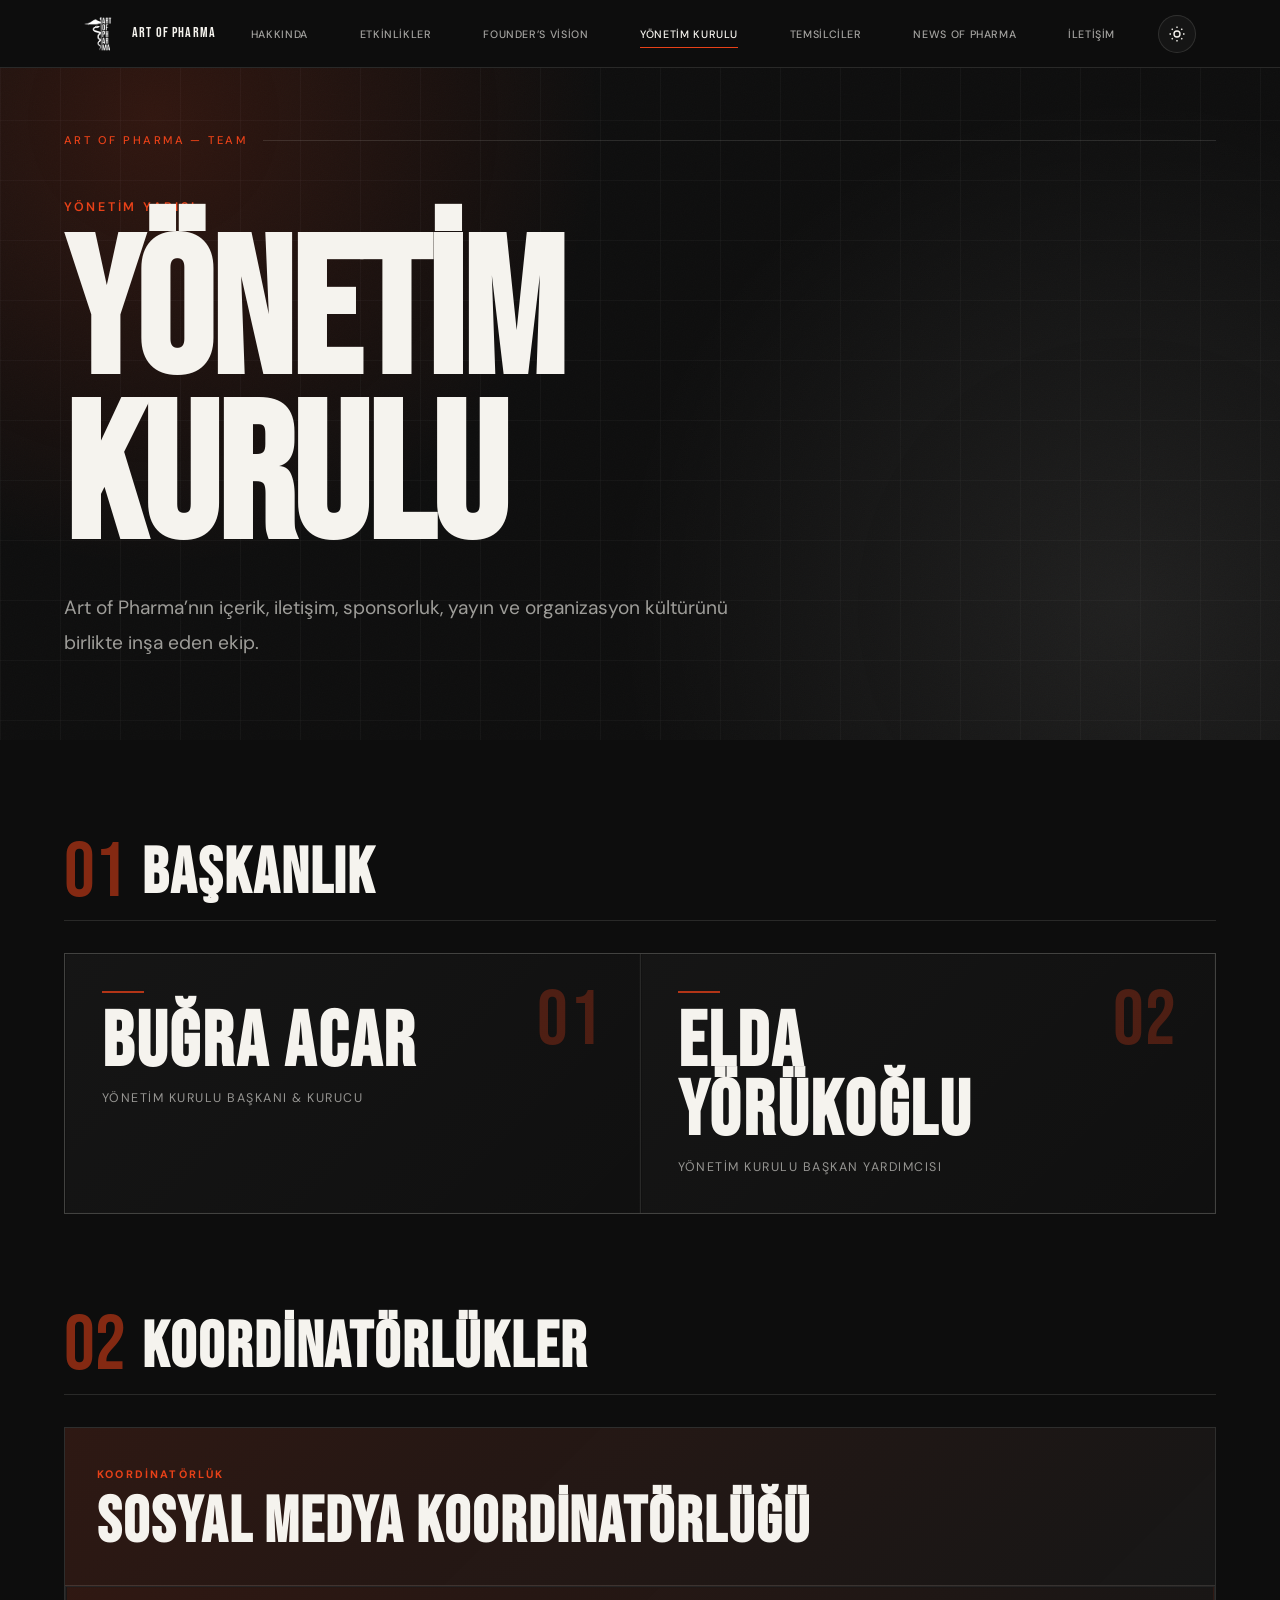
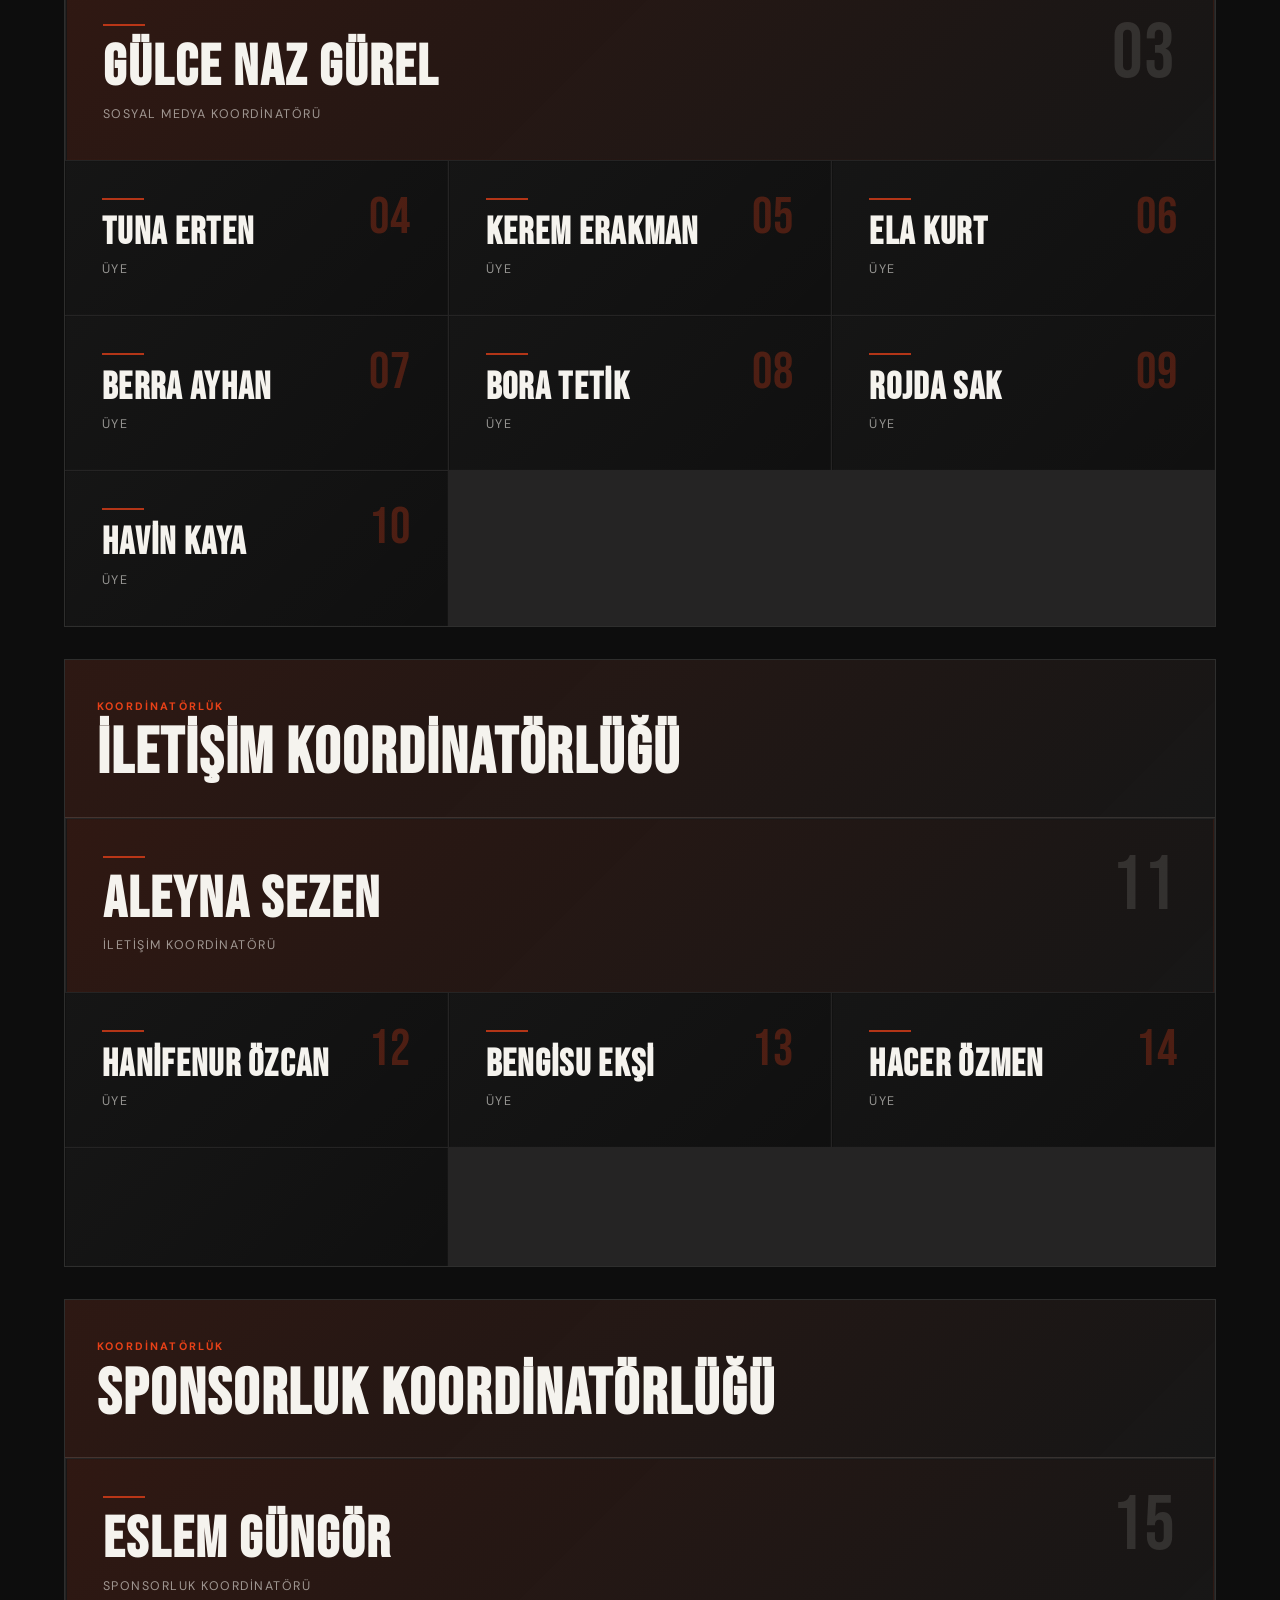
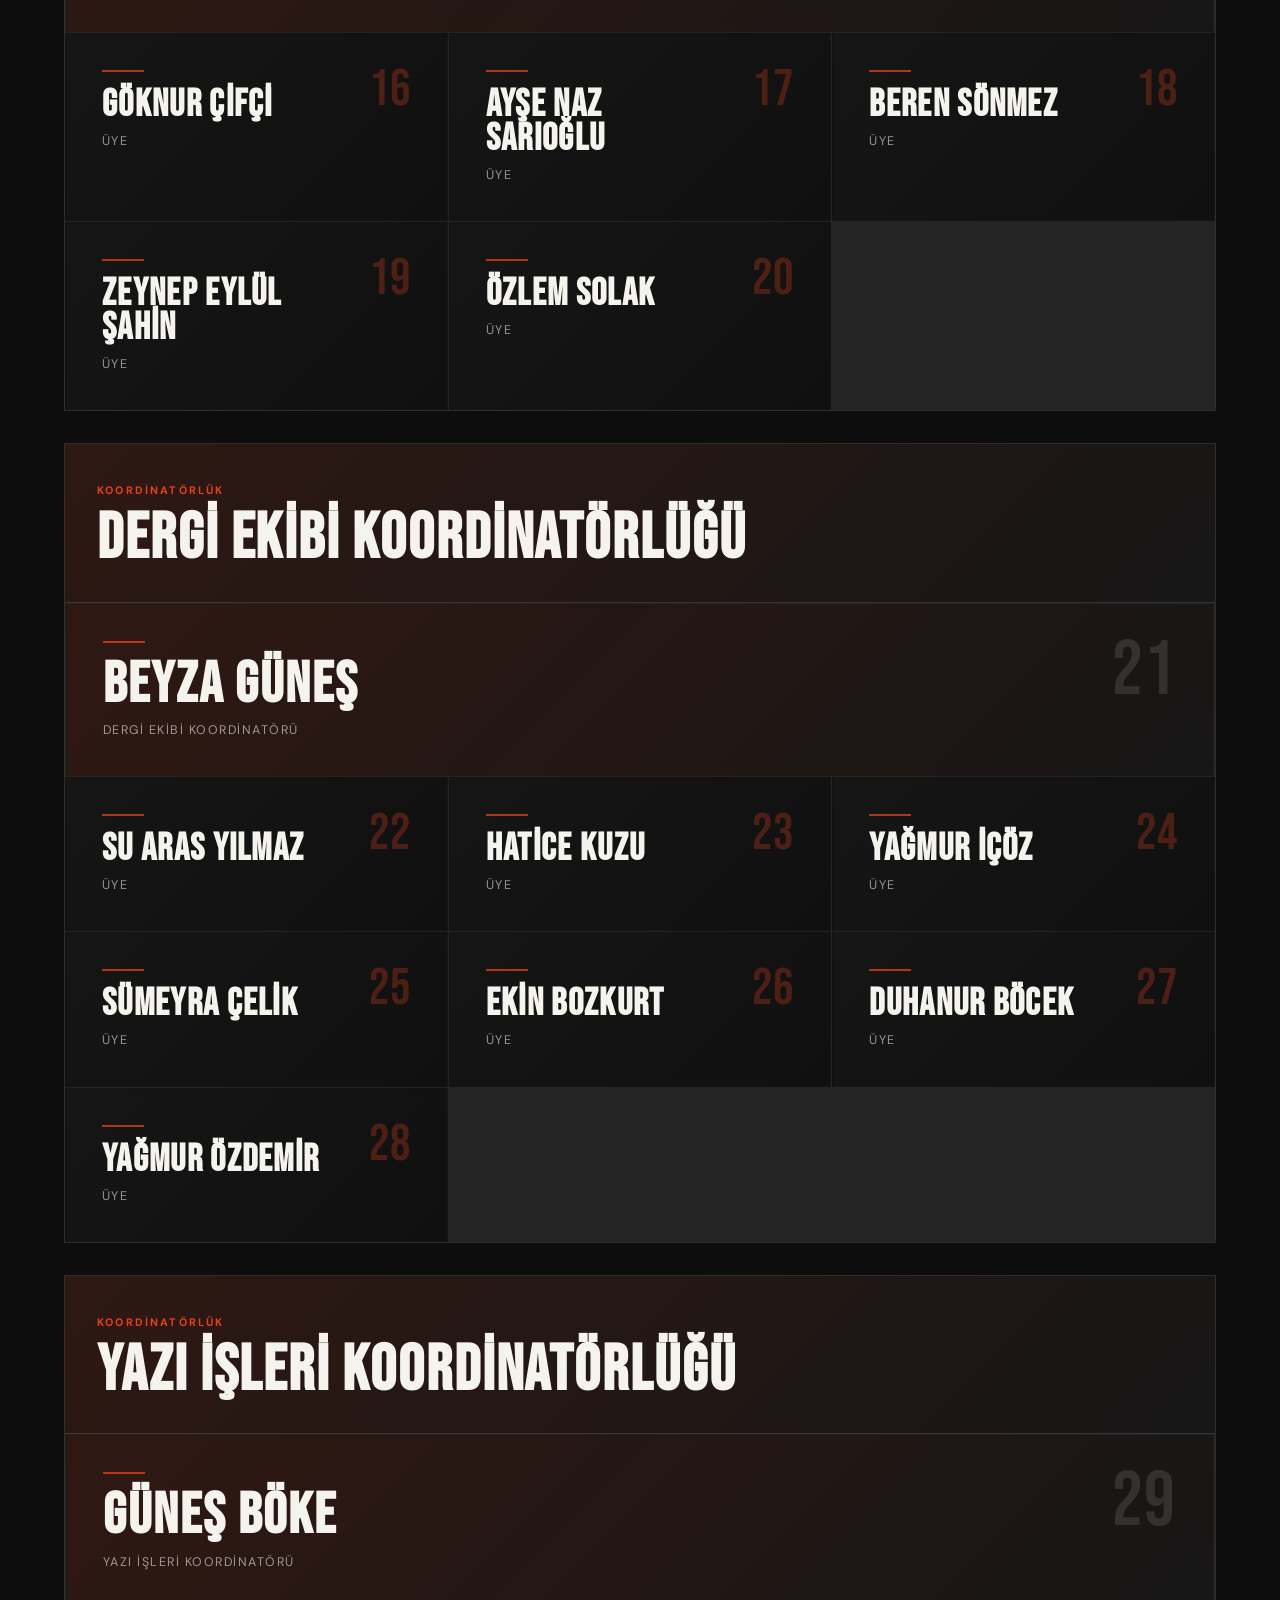
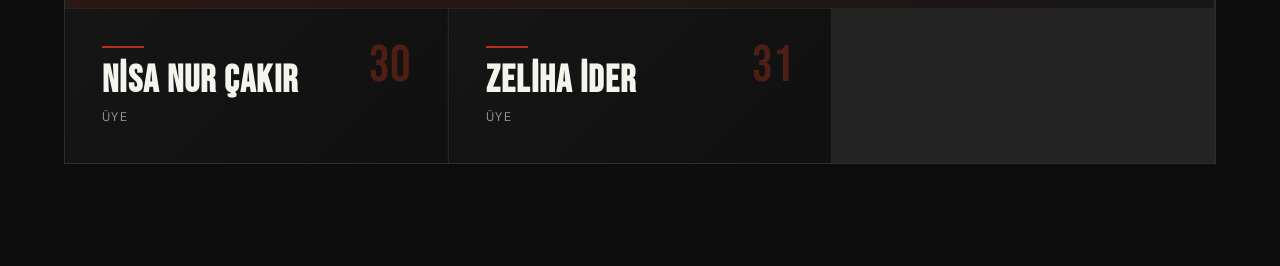
<file: yonetim-kurulu.html>
<!DOCTYPE html>
<html lang="tr">
<head>
<meta charset="UTF-8" />
<meta name="viewport" content="width=device-width, initial-scale=1.0" />
<title>Yönetim Kurulu — Art of Pharma</title>
<link rel="icon" type="image/png" href="favicon.png">
<meta name="description" content="Art of Pharma Yönetim Kurulu ve koordinatörlük ekipleri." />
<link rel="preconnect" href="https://fonts.googleapis.com" />
<link rel="preconnect" href="https://fonts.gstatic.com" crossorigin />
<link href="https://fonts.googleapis.com/css2?family=Bebas+Neue&family=DM+Sans:ital,opsz,wght@0,9..40,300;0,9..40,400;0,9..40,500;0,9..40,600;1,9..40,400&family=Dancing+Script:wght@600;700&display=swap" rel="stylesheet" />
<link rel="stylesheet" href="style.css" />
</head>
<body class="board-page-body">
<header class="site-header" id="site-header">
<nav class="nav-container" aria-label="Ana navigasyon">
<a href="index.html#hero" class="nav-logo"><img src="logo.png" alt="Art of Pharma logo" class="logo-icon" /><span class="logo-text">ART OF PHARMA</span></a>
<ul class="nav-links" role="list">
<li><a href="index.html#hakkinda" class="nav-link">Hakkında</a></li>
<li><a href="index.html#etkinlikler" class="nav-link">Etkinlikler</a></li>
<li><a href="index.html#founders-vision" class="nav-link">Founder’s Vision</a></li>
<li><a href="yonetim-kurulu.html" class="nav-link active">Yönetim Kurulu</a></li>
        <li><a href="temsilciler.html" class="nav-link">Temsilciler</a></li>
        <li><a href="news-of-pharma.html" class="nav-link">News of Pharma</a></li>
<li><a href="index.html#iletisim" class="nav-link">İletişim</a></li>
</ul>
<button class="hamburger" id="hamburger" aria-label="Menüyü aç/kapat" aria-expanded="false" aria-controls="mobile-menu"><span class="hamburger-line"></span><span class="hamburger-line"></span><span class="hamburger-line"></span></button>
</nav>
<div class="mobile-menu" id="mobile-menu" role="dialog" aria-label="Mobil menü" aria-hidden="true">
<ul class="mobile-nav-links" role="list">
<li><a href="index.html#hakkinda" class="mobile-nav-link">Hakkında</a></li>
<li><a href="index.html#etkinlikler" class="mobile-nav-link">Etkinlikler</a></li>
<li><a href="index.html#founders-vision" class="mobile-nav-link">Founder’s Vision</a></li>
<li><a href="yonetim-kurulu.html" class="mobile-nav-link">Yönetim Kurulu</a></li>
        <li><a href="temsilciler.html" class="mobile-nav-link">Temsilciler</a></li>
        <li><a href="news-of-pharma.html" class="mobile-nav-link">News of Pharma</a></li>
<li><a href="index.html#iletisim" class="mobile-nav-link">İletişim</a></li>
</ul>
</div>
</header>
<main>
<section class="board-hero">
<div class="hero-bg-grid" aria-hidden="true"></div><div class="hero-noise" aria-hidden="true"></div>
<div class="board-hero-content">
<div class="section-label reveal"><span class="section-label-text">ART OF PHARMA — TEAM</span><span class="section-label-line" aria-hidden="true"></span></div>
<p class="board-eyebrow fade-in-up" style="--delay: 0.1s">Yönetim yapısı</p>
<h1 class="board-title fade-in-up" style="--delay: 0.25s">YÖNETİM<br/>KURULU</h1>
<p class="board-lead fade-in-up" style="--delay: 0.4s">Art of Pharma’nın içerik, iletişim, sponsorluk, yayın ve organizasyon kültürünü birlikte inşa eden ekip.</p>
</div>
</section>
<section class="board-section"><div class="board-section-heading reveal"><span>01</span><h2>Başkanlık</h2></div><div class="board-executive-grid"><article class="board-person-card board-person-card--executive reveal">
      <span class="board-person-index">01</span>
      
      <div class="board-person-info"><h3>Buğra Acar</h3><p>Yönetim Kurulu Başkanı &amp; Kurucu</p></div>
    </article>
<article class="board-person-card board-person-card--executive reveal">
      <span class="board-person-index">02</span>
      
      <div class="board-person-info"><h3>Elda Yörükoğlu</h3><p>Yönetim Kurulu Başkan Yardımcısı</p></div>
    </article></div></section>
<section class="board-section board-section--departments"><div class="board-section-heading reveal"><span>02</span><h2>Koordinatörlükler</h2></div><div class="board-departments-stack"><section class="board-department reveal">
      <div class="board-department-header"><span>Koordinatörlük</span><h2>Sosyal Medya Koordinatörlüğü</h2></div>
      <div class="board-coordinator"><article class="board-person-card board-person-card--coordinator reveal">
      <span class="board-person-index">03</span>
      
      <div class="board-person-info"><h3>Gülce Naz Gürel</h3><p>Sosyal Medya Koordinatörü</p></div>
    </article></div>
      <div class="board-members-grid"><article class="board-person-card board-person-card--member reveal">
      <span class="board-person-index">04</span>
      
      <div class="board-person-info"><h3>Tuna Erten</h3><p>Üye</p></div>
    </article>
<article class="board-person-card board-person-card--member reveal">
      <span class="board-person-index">05</span>

      <div class="board-person-info"><h3>Kerem Erakman</h3><p>Üye</p></div>
    </article>
<article class="board-person-card board-person-card--member reveal">
      <span class="board-person-index">06</span>

      <div class="board-person-info"><h3>Ela Kurt</h3><p>Üye</p></div>
    </article>
<article class="board-person-card board-person-card--member reveal">
      <span class="board-person-index">07</span>

      <div class="board-person-info"><h3>Berra Ayhan</h3><p>Üye</p></div>
    </article>
<article class="board-person-card board-person-card--member reveal">
      <span class="board-person-index">08</span>
      
      <div class="board-person-info"><h3>Bora Tetik</h3><p>Üye</p></div>
    </article>
<article class="board-person-card board-person-card--member reveal">
      <span class="board-person-index">09</span>
      
      <div class="board-person-info"><h3>Rojda Sak</h3><p>Üye</p></div>
    </article>
<article class="board-person-card board-person-card--member reveal">
      <span class="board-person-index">10</span>
      
      <div class="board-person-info"><h3>Havin Kaya</h3><p>Üye</p></div>
    </article></div>
    </section><section class="board-department reveal">
      <div class="board-department-header"><span>Koordinatörlük</span><h2>İletişim Koordinatörlüğü</h2></div>
      <div class="board-coordinator"><article class="board-person-card board-person-card--coordinator reveal">
      <span class="board-person-index">11</span>
      
      <div class="board-person-info"><h3>Aleyna Sezen</h3><p>İletişim Koordinatörü</p></div>
    </article></div>
      <div class="board-members-grid"><article class="board-person-card board-person-card--member reveal">
      <span class="board-person-index">12</span>
      
      <div class="board-person-info"><h3>Hanifenur Özcan</h3><p>Üye</p></div>
    </article>
<article class="board-person-card board-person-card--member reveal">
      <span class="board-person-index">13</span>

       <div class="board-person-info"><h3>Bengisu Ekşi</h3><p>Üye</p></div>
    </article>
<article class="board-person-card board-person-card--member reveal">
      <span class="board-person-index">14</span>
      
      <div class="board-person-info"><h3>Hacer Özmen</h3><p>Üye</p></div>
    </article>
<article class="board-person-card board-person-card--member reveal">
    </article></div>
    </section><section class="board-department reveal">
      <div class="board-department-header"><span>Koordinatörlük</span><h2>Sponsorluk Koordinatörlüğü</h2></div>
      <div class="board-coordinator"><article class="board-person-card board-person-card--coordinator reveal">
      <span class="board-person-index">15</span>
      
      <div class="board-person-info"><h3>Eslem Güngör</h3><p>Sponsorluk Koordinatörü</p></div>
    </article></div>
      <div class="board-members-grid"><article class="board-person-card board-person-card--member reveal">
      <span class="board-person-index">16</span>
      
      <div class="board-person-info"><h3>Göknur Çifçi</h3><p>Üye</p></div>
    </article>
<article class="board-person-card board-person-card--member reveal">
      <span class="board-person-index">17</span>

      <div class="board-person-info"><h3>Ayşe Naz Sarıoğlu</h3><p>Üye</p></div>
    </article>
<article class="board-person-card board-person-card--member reveal">
      <span class="board-person-index">18</span>

      <div class="board-person-info"><h3>Beren Sönmez</h3><p>Üye</p></div>
    </article>
<article class="board-person-card board-person-card--member reveal">
      <span class="board-person-index">19</span>
      
      <div class="board-person-info"><h3>Zeynep Eylül Şahin</h3><p>Üye</p></div>
    </article>
<article class="board-person-card board-person-card--member reveal">
      <span class="board-person-index">20</span>
      
      <div class="board-person-info"><h3>Özlem Solak</h3><p>Üye</p></div>
    </article></div>
    </section><section class="board-department reveal">
      <div class="board-department-header"><span>Koordinatörlük</span><h2>Dergi Ekibi Koordinatörlüğü</h2></div>
      <div class="board-coordinator"><article class="board-person-card board-person-card--coordinator reveal">
      <span class="board-person-index">21</span>
      
      <div class="board-person-info"><h3>Beyza Güneş</h3><p>Dergi Ekibi Koordinatörü</p></div>
    </article></div>
      <div class="board-members-grid"><article class="board-person-card board-person-card--member reveal">
      <span class="board-person-index">22</span>
      
      <div class="board-person-info"><h3>Su Aras Yılmaz</h3><p>Üye</p></div>
    </article>
<article class="board-person-card board-person-card--member reveal">
      <span class="board-person-index">23</span>

       <div class="board-person-info"><h3>Hatice Kuzu</h3><p>Üye</p></div>
    </article>
<article class="board-person-card board-person-card--member reveal">
      <span class="board-person-index">24</span>

       <div class="board-person-info"><h3>Yağmur İçöz</h3><p>Üye</p></div>
    </article>
<article class="board-person-card board-person-card--member reveal">
      <span class="board-person-index">25</span>

       <div class="board-person-info"><h3>Sümeyra Çelik</h3><p>Üye</p></div>
    </article>
<article class="board-person-card board-person-card--member reveal">
      <span class="board-person-index">26</span>

       <div class="board-person-info"><h3>Ekin Bozkurt</h3><p>Üye</p></div>
    </article>
<article class="board-person-card board-person-card--member reveal">
      <span class="board-person-index">27</span>
      
      <div class="board-person-info"><h3>Duhanur Böcek</h3><p>Üye</p></div>
    </article>
<article class="board-person-card board-person-card--member reveal">
      <span class="board-person-index">28</span>
      
      <div class="board-person-info"><h3>Yağmur Özdemir</h3><p>Üye</p></div>
    </article></div>
    </section><section class="board-department reveal">
      <div class="board-department-header"><span>Koordinatörlük</span><h2>Yazı İşleri Koordinatörlüğü</h2></div>
      <div class="board-coordinator"><article class="board-person-card board-person-card--coordinator reveal">
      <span class="board-person-index">29</span>
      
      <div class="board-person-info"><h3>Güneş Böke</h3><p>Yazı İşleri Koordinatörü</p></div>
    </article></div>
      <div class="board-members-grid"><article class="board-person-card board-person-card--member reveal">
      <span class="board-person-index">30</span>
      
      <div class="board-person-info"><h3>Nisa Nur Çakır</h3><p>Üye</p></div>
    </article>
<article class="board-person-card board-person-card--member reveal">
      <span class="board-person-index">31</span>
      
      <div class="board-person-info"><h3>Zeliha İder</h3><p>Üye</p></div>
    </article></div>
    </section></div></section>
</main>
<script src="main.js"></script>
</body>
</html>
</file>
<file: style.css>
/* ═══════════════════════════════════════════════
   ART OF PHARMA — style.css
   Editorial-Brutalist Design System
═══════════════════════════════════════════════ */

/* ─── CSS Variables ─── */
:root {
  --orange:     #E84118;
  --off-white:  #F0EDE4;
  --near-black: #0D0D0D;
  --light-text: #F5F3EE;
  --mid-gray:   #2a2a2a;
  --border:     rgba(245, 243, 238, 0.12);

  --font-display: 'Bebas Neue', sans-serif;
  --font-body:    'DM Sans', sans-serif;
  --font-script:  'Dancing Script', cursive;

  --header-h: 68px;
  --section-px: clamp(1.25rem, 5vw, 5rem);
  --section-py: clamp(4rem, 8vw, 8rem);

  --transition-fast: 180ms cubic-bezier(0.4, 0, 0.2, 1);
  --transition-mid:  320ms cubic-bezier(0.4, 0, 0.2, 1);
  --transition-slow: 500ms cubic-bezier(0.4, 0, 0.2, 1);
}

/* ─── Reset ─── */
*, *::before, *::after { box-sizing: border-box; margin: 0; padding: 0; }

html {
  scroll-behavior: smooth;
  -webkit-text-size-adjust: 100%;
}

body {
  font-family: var(--font-body);
  background-color: var(--near-black);
  color: var(--light-text);
  line-height: 1.6;
  overflow-x: hidden;
}

img, svg { display: block; max-width: 100%; }

a {
  color: inherit;
  text-decoration: none;
}

ul { list-style: none; }

button {
  cursor: pointer;
  border: none;
  background: none;
  font-family: inherit;
}

/* ─── Focus Visible ─── */
:focus-visible {
  outline: 2px solid var(--orange);
  outline-offset: 3px;
  border-radius: 2px;
}

/* ─── Utility ─── */
.desktop-only { display: none; }
@media (min-width: 768px) { .desktop-only { display: inline; } }


/* ═══════════════════════════════════════════════
   SCROLL REVEAL ANIMATIONS
═══════════════════════════════════════════════ */
.reveal {
  opacity: 0;
  transform: translateY(32px);
  transition: opacity 0.65s cubic-bezier(0.16, 1, 0.3, 1),
              transform 0.65s cubic-bezier(0.16, 1, 0.3, 1);
}
.reveal.visible {
  opacity: 1;
  transform: translateY(0);
}

/* Hero fade-in-up */
.fade-in-up {
  opacity: 0;
  transform: translateY(28px);
  animation: fadeInUp 0.7s cubic-bezier(0.16, 1, 0.3, 1) forwards;
  animation-delay: var(--delay, 0s);
}
@keyframes fadeInUp {
  to { opacity: 1; transform: translateY(0); }
}


/* ═══════════════════════════════════════════════
   STICKY HEADER
═══════════════════════════════════════════════ */
.site-header {
  position: fixed;
  top: 0; left: 0; right: 0;
  z-index: 100;
  height: var(--header-h);
  background: var(--near-black);
  border-bottom: 1px solid var(--border);
  transition: border-color var(--transition-mid),
              box-shadow var(--transition-mid);
}
.site-header.scrolled {
  border-color: rgba(245, 243, 238, 0.18);
  box-shadow: 0 4px 32px rgba(0,0,0,0.5);
}

.nav-container {
  max-width: 1280px;
  margin: 0 auto;
  height: 100%;
  padding: 0 var(--section-px);
  display: flex;
  align-items: center;
  justify-content: space-between;
  gap: 1.5rem;
}

/* Logo */
.nav-logo {
  display: flex;
  align-items: center;
  gap: 0.75rem;
  flex-shrink: 0;
}
.logo-icon {
  width: 36px;
  height: 36px;
  object-fit: contain;
  flex-shrink: 0;
}
.logo-text {
  font-family: var(--font-display);
  font-size: 1.35rem;
  letter-spacing: 0.08em;
  color: var(--light-text);
  line-height: 1;
}

/* Nav Links */
.nav-links {
  display: none;
  align-items: center;
  gap: 0.25rem;
}
@media (min-width: 768px) { .nav-links { display: flex; } }

.nav-link {
  font-family: var(--font-body);
  font-size: 0.82rem;
  font-weight: 500;
  letter-spacing: 0.12em;
  text-transform: uppercase;
  color: rgba(245, 243, 238, 0.65);
  padding: 0.4rem 0.9rem;
  border-radius: 2px;
  transition: color var(--transition-fast), background var(--transition-fast);
  position: relative;
}
.nav-link::after {
  content: '';
  position: absolute;
  bottom: 0; left: 0.9rem; right: 0.9rem;
  height: 1px;
  background: var(--orange);
  transform: scaleX(0);
  transition: transform var(--transition-fast);
  transform-origin: left;
}
.nav-link:hover,
.nav-link.active {
  color: var(--light-text);
}
.nav-link:hover::after,
.nav-link.active::after {
  transform: scaleX(1);
}

/* Hamburger */
.hamburger {
  display: flex;
  flex-direction: column;
  justify-content: center;
  gap: 5px;
  width: 36px;
  height: 36px;
  padding: 6px;
  border-radius: 3px;
  transition: background var(--transition-fast);
}
@media (min-width: 768px) { .hamburger { display: none; } }
.hamburger:hover { background: rgba(245,243,238,0.08); }
.hamburger-line {
  display: block;
  width: 100%;
  height: 2px;
  background: var(--light-text);
  border-radius: 1px;
  transition: transform var(--transition-mid), opacity var(--transition-fast), width var(--transition-mid);
  transform-origin: center;
}
.hamburger.open .hamburger-line:nth-child(1) {
  transform: translateY(7px) rotate(45deg);
}
.hamburger.open .hamburger-line:nth-child(2) {
  opacity: 0; width: 0;
}
.hamburger.open .hamburger-line:nth-child(3) {
  transform: translateY(-7px) rotate(-45deg);
}

/* Mobile Menu */
.mobile-menu {
  background: var(--near-black);
  border-top: 1px solid var(--border);
  padding: 0 var(--section-px);
  max-height: 0;
  overflow: hidden;
  transition: max-height 0.4s cubic-bezier(0.16, 1, 0.3, 1),
              padding var(--transition-mid);
}
.mobile-menu.open {
  max-height: 360px;
  padding-top: 1.5rem;
  padding-bottom: 2.5rem;
}
@media (min-width: 768px) { .mobile-menu { display: none; } }

.mobile-nav-links {
  display: flex;
  flex-direction: column;
  gap: 0.25rem;
  margin-bottom: 1.75rem;
}
.mobile-nav-link {
  font-family: var(--font-display);
  font-size: 2rem;
  letter-spacing: 0.05em;
  color: var(--light-text);
  padding: 0.35rem 0;
  border-bottom: 1px solid var(--border);
  transition: color var(--transition-fast), padding-left var(--transition-fast);
}
.mobile-nav-link:hover { color: var(--orange); padding-left: 0.5rem; }

.mobile-social {
  display: flex;
  gap: 1.25rem;
}
.mobile-social-link {
  width: 36px;
  height: 36px;
  display: flex;
  align-items: center;
  justify-content: center;
  color: rgba(245,243,238,0.5);
  transition: color var(--transition-fast);
}
.mobile-social-link svg { width: 20px; height: 20px; }
.mobile-social-link:hover { color: var(--orange); }


/* ═══════════════════════════════════════════════
   HERO
═══════════════════════════════════════════════ */
.hero {
  position: relative;
  min-height: 100svh;
  display: flex;
  flex-direction: column;
  align-items: center;
  justify-content: center;
  padding: calc(var(--header-h) + 3rem) var(--section-px) 6rem;
  background: var(--near-black);
  overflow: hidden;
}

/* Grid texture overlay */
.hero-bg-grid {
  position: absolute;
  inset: 0;
  background-image:
    linear-gradient(rgba(245,243,238,0.03) 1px, transparent 1px),
    linear-gradient(90deg, rgba(245,243,238,0.03) 1px, transparent 1px);
  background-size: 60px 60px;
  pointer-events: none;
}

/* Noise texture */
.hero-noise {
  position: absolute;
  inset: 0;
  background-image: url("data:image/svg+xml,%3Csvg viewBox='0 0 256 256' xmlns='http://www.w3.org/2000/svg'%3E%3Cfilter id='n'%3E%3CfeTurbulence type='fractalNoise' baseFrequency='0.9' numOctaves='4' stitchTiles='stitch'/%3E%3C/filter%3E%3Crect width='100%25' height='100%25' filter='url(%23n)' opacity='0.04'/%3E%3C/svg%3E");
  background-size: 256px 256px;
  pointer-events: none;
  opacity: 0.6;
}

.hero-content {
  position: relative;
  z-index: 1;
  text-align: center;
  max-width: 900px;
  width: 100%;
}

/* Eyebrow */
.hero-eyebrow {
  display: flex;
  align-items: center;
  justify-content: center;
  gap: 1rem;
  font-size: 0.72rem;
  letter-spacing: 0.2em;
  text-transform: uppercase;
  color: rgba(245,243,238,0.45);
  margin-bottom: 2rem;
}
.hero-eyebrow-line {
  display: block;
  width: 40px;
  height: 1px;
  background: rgba(245,243,238,0.2);
}

/* Title */
.hero-title-wrap { position: relative; display: inline-block; }
.hero-title {
  font-family: var(--font-display);
  font-size: clamp(5rem, 18vw, 14rem);
  line-height: 0.9;
  letter-spacing: -0.01em;
  color: var(--light-text);
  display: flex;
  flex-direction: column;
  align-items: center;
}
.hero-title-line { display: block; }
.hero-title-accent { color: var(--orange); }

/* Script overlay */
.hero-script {
  font-family: var(--font-script);
  font-size: clamp(1.5rem, 4vw, 2.8rem);
  color: var(--orange);
  margin-top: 0.5rem;
  line-height: 1.2;
  font-weight: 600;
}

/* Description */
.hero-desc {
  font-size: clamp(0.9rem, 2vw, 1.05rem);
  font-weight: 300;
  color: rgba(245,243,238,0.6);
  margin-top: 1.75rem;
  line-height: 1.7;
  max-width: 560px;
  margin-left: auto;
  margin-right: auto;
}

/* Social Buttons */
.hero-socials {
  display: flex;
  flex-wrap: wrap;
  align-items: center;
  justify-content: center;
  gap: 0.75rem;
  margin-top: 2.5rem;
}
.social-btn {
  display: inline-flex;
  align-items: center;
  gap: 0.6rem;
  padding: 0.65rem 1.3rem;
  border: 1px solid rgba(245,243,238,0.2);
  border-radius: 2px;
  font-size: 0.82rem;
  font-weight: 500;
  letter-spacing: 0.06em;
  color: var(--light-text);
  background: transparent;
  transition: background var(--transition-fast),
              border-color var(--transition-fast),
              color var(--transition-fast),
              transform var(--transition-fast);
}
.social-btn svg { width: 16px; height: 16px; flex-shrink: 0; }
.social-btn:hover {
  background: var(--orange);
  border-color: var(--orange);
  color: #fff;
  transform: translateY(-1px);
}

/* Scroll indicator */
.scroll-indicator {
  position: absolute;
  bottom: 2.5rem;
  left: 50%;
  transform: translateX(-50%);
  display: flex;
  flex-direction: column;
  align-items: center;
  gap: 0.5rem;
  color: rgba(245,243,238,0.35);
  font-size: 0.65rem;
  letter-spacing: 0.2em;
  text-transform: uppercase;
  transition: color var(--transition-fast);
  animation: scrollBounce 2.4s ease-in-out infinite;
}
.scroll-indicator:hover { color: var(--orange); }
.scroll-arrow { width: 18px; height: 18px; }
@keyframes scrollBounce {
  0%, 100% { transform: translateX(-50%) translateY(0); }
  50% { transform: translateX(-50%) translateY(6px); }
}

/* Decorative large number */
.hero-deco-number {
  position: absolute;
  right: -0.05em;
  bottom: -0.1em;
  font-family: var(--font-display);
  font-size: clamp(8rem, 20vw, 18rem);
  color: rgba(232,65,24,0.05);
  line-height: 1;
  pointer-events: none;
  user-select: none;
  white-space: nowrap;
}


/* ═══════════════════════════════════════════════
   SECTION COMMONS
═══════════════════════════════════════════════ */
.section {
  padding: var(--section-py) var(--section-px);
  max-width: 1280px;
  margin: 0 auto;
  width: 100%;
}

/* Section label */
.section-label {
  display: flex;
  align-items: center;
  gap: 1rem;
  margin-bottom: 3rem;
}
.section-label-text {
  font-size: 0.7rem;
  letter-spacing: 0.22em;
  text-transform: uppercase;
  color: var(--orange);
  white-space: nowrap;
  font-weight: 500;
}
.section-label-line {
  flex: 1;
  height: 1px;
  background: var(--border);
}

/* Section headings */
.section-heading {
  font-family: var(--font-display);
  font-size: clamp(3rem, 8vw, 7rem);
  line-height: 0.92;
  letter-spacing: 0.01em;
  color: var(--light-text);
}
.section-subheading {
  font-size: 1rem;
  color: rgba(245,243,238,0.5);
  margin-top: 0.75rem;
  font-weight: 300;
}


/* ═══════════════════════════════════════════════
   HAKKINDA — Nedir?
═══════════════════════════════════════════════ */
.hakkinda { background: var(--near-black); }

.nedir-block {
  display: grid;
  grid-template-columns: 1fr;
  gap: 3rem;
  margin-bottom: 4rem;
}
@media (min-width: 768px) {
  .nedir-block {
    grid-template-columns: 1fr 340px;
    gap: 4rem;
    align-items: center;
  }
}

.nedir-text-col {}
.nedir-text-col .section-heading { margin-bottom: 1.5rem; }

.nedir-body {
  font-size: clamp(0.95rem, 2vw, 1.1rem);
  color: rgba(245,243,238,0.72);
  line-height: 1.8;
  max-width: 540px;
}
.nedir-body + .nedir-body { margin-top: 1rem; }

/* Decorative column */
.nedir-deco-col { display: flex; justify-content: center; }
.nedir-deco-box {
  border: 1px solid var(--border);
  padding: 2.5rem 2rem;
  display: flex;
  flex-direction: column;
  align-items: center;
  gap: 0.75rem;
  position: relative;
  width: 100%;
  max-width: 280px;
}
.nedir-deco-box::before {
  content: '';
  position: absolute;
  top: -1px; left: 2rem; right: 2rem;
  height: 3px;
  background: var(--orange);
}
.nedir-caduceus-large { width: 80px; height: 80px; object-fit: contain; }
.nedir-deco-word {
  font-family: var(--font-display);
  font-size: 1.6rem;
  letter-spacing: 0.08em;
  color: rgba(245,243,238,0.2);
  line-height: 1;
}
.nedir-deco-word + .nedir-deco-word { margin-top: -0.35rem; }
.nedir-deco-word--accent { color: var(--orange); opacity: 0.6; }


/* ─── Vizyon & Misyon ─── */
.vm-block {
  display: grid;
  grid-template-columns: 1fr;
  gap: 1px;
  margin-bottom: 0;
  border: 1px solid var(--border);
}
@media (min-width: 768px) { .vm-block { grid-template-columns: 1fr 1fr; } }

.vm-card {
  padding: 2.5rem clamp(1.5rem, 3vw, 3rem);
  position: relative;
  overflow: hidden;
}
.vm-card--vizyon { background: rgba(245,243,238,0.02); }
.vm-card--misyon {
  background: rgba(232,65,24,0.04);
  border-top: 1px solid var(--border);
}
@media (min-width: 768px) {
  .vm-card--misyon {
    border-top: none;
    border-left: 1px solid var(--border);
  }
}

.vm-card::after {
  content: '';
  position: absolute;
  bottom: 0; left: 0; right: 0;
  height: 2px;
  background: var(--orange);
  transform: scaleX(0);
  transition: transform 0.5s cubic-bezier(0.16,1,0.3,1);
  transform-origin: left;
}
.vm-card:hover::after { transform: scaleX(1); }

.vm-card-label {
  font-size: 0.68rem;
  letter-spacing: 0.2em;
  text-transform: uppercase;
  color: var(--orange);
  margin-bottom: 1rem;
  font-weight: 500;
}
.vm-card-heading {
  font-family: var(--font-display);
  font-size: clamp(2rem, 4vw, 3.5rem);
  line-height: 0.95;
  color: var(--light-text);
  margin-bottom: 1.25rem;
  letter-spacing: 0.02em;
}
.vm-card-body {
  font-size: 0.95rem;
  color: rgba(245,243,238,0.6);
  line-height: 1.75;
}
.vm-card-body strong { color: var(--light-text); font-weight: 500; }


/* ─── Stats Bar ─── */
.stats-bar {
  background: var(--orange);
  margin: 4rem calc(-1 * var(--section-px));
  padding: 2.5rem var(--section-px);
  overflow-x: auto;
  scrollbar-width: none;
}
.stats-bar::-webkit-scrollbar { display: none; }

.stats-inner {
  display: flex;
  align-items: center;
  gap: 2rem;
  min-width: max-content;
  max-width: 1280px;
  margin: 0 auto;
}

.stat-item {
  display: flex;
  flex-direction: column;
  align-items: center;
  gap: 0.35rem;
  text-align: center;
}
.stat-number {
  font-family: var(--font-display);
  font-size: clamp(2rem, 4vw, 3.5rem);
  line-height: 1;
  color: #fff;
  letter-spacing: 0.02em;
}
.stat-label {
  font-size: 0.7rem;
  letter-spacing: 0.1em;
  text-transform: uppercase;
  color: rgba(255,255,255,0.75);
  font-weight: 500;
  line-height: 1.4;
}
.stat-divider {
  font-size: 1.5rem;
  color: rgba(255,255,255,0.3);
  flex-shrink: 0;
}


/* ═══════════════════════════════════════════════
   ETKİNLİKLER
═══════════════════════════════════════════════ */
.etkinlikler {
  background: var(--off-white);
  color: var(--near-black);
  max-width: 100%;
  padding-left: 0;
  padding-right: 0;
}
.etkinlikler .section-label,
.etkinlik-header,
.etkinlik-tabs,
.etkinlik-panel { padding-left: var(--section-px); padding-right: var(--section-px); }
.etkinlikler .section-label { max-width: 1280px; margin-left: auto; margin-right: auto; }
.etkinlik-header { max-width: 1280px; margin: 0 auto 2.5rem; }
.etkinlik-tabs { max-width: 1280px; margin: 0 auto; }

.etkinlikler .section-label-text { color: var(--orange); }
.etkinlikler .section-label-line { background: rgba(13,13,13,0.12); }
.etkinlikler .section-heading { color: var(--near-black); }
.etkinlikler .section-subheading { color: rgba(13,13,13,0.55); }

/* Tabs */
.etkinlik-tabs {
  display: flex;
  gap: 0;
  border-bottom: 2px solid rgba(13,13,13,0.12);
  margin-bottom: 3rem;
}
.etkinlik-tab {
  font-family: var(--font-body);
  font-size: 0.85rem;
  font-weight: 600;
  letter-spacing: 0.08em;
  text-transform: uppercase;
  color: rgba(13,13,13,0.45);
  padding: 0.85rem 1.5rem 0.85rem 0;
  position: relative;
  transition: color var(--transition-fast);
  border-bottom: 2px solid transparent;
  margin-bottom: -2px;
}
.etkinlik-tab:hover { color: var(--near-black); }
.etkinlik-tab.active {
  color: var(--orange);
  border-bottom-color: var(--orange);
}

/* Panels */
.etkinlik-panel { display: none; max-width: 1280px; margin: 0 auto; }
.etkinlik-panel.active { display: block; }

/* Grid */
.etkinlik-grid {
  display: grid;
  grid-template-columns: 1fr;
  gap: 1px;
  background: rgba(13,13,13,0.1);
}
@media (min-width: 600px) {
  .etkinlik-grid { grid-template-columns: repeat(2, 1fr); }
}
@media (min-width: 1024px) {
  .etkinlik-grid { grid-template-columns: repeat(3, 1fr); }
}

/* Kart */
.etkinlik-kart {
  background: var(--off-white);
  padding: 2rem clamp(1.25rem, 2.5vw, 2rem);
  position: relative;
  overflow: hidden;
  transition: background var(--transition-fast);
}
.etkinlik-kart::before {
  content: '';
  position: absolute;
  top: 0; left: 0;
  width: 3px;
  height: 100%;
  background: var(--orange);
  transform: scaleY(0);
  transform-origin: top;
  transition: transform var(--transition-mid);
}
.etkinlik-kart:hover { background: #e8e5dc; }
.etkinlik-kart:hover::before { transform: scaleY(1); }

/* Wide card: spans 2 cols on desktop */
@media (min-width: 1024px) {
  .etkinlik-kart--wide { grid-column: span 2; }
}
/* Featured card styling */
.etkinlik-kart--featured {
  background: var(--near-black);
  color: var(--light-text);
}
.etkinlik-kart--featured:hover { background: #1a1a1a; }

.kart-header {
  display: flex;
  align-items: center;
  justify-content: space-between;
  gap: 0.75rem;
  margin-bottom: 1rem;
}
.kart-badge {
  font-size: 0.62rem;
  letter-spacing: 0.15em;
  text-transform: uppercase;
  font-weight: 600;
  color: var(--orange);
  background: rgba(232,65,24,0.1);
  padding: 0.25rem 0.6rem;
  border-radius: 1px;
}
.kart-badge--ongoing { color: #059669; background: rgba(5,150,105,0.1); }
.kart-badge--yayin   { color: #2563eb; background: rgba(37,99,235,0.1); }
.kart-badge--yüzyüze { color: #7c3aed; background: rgba(124,58,237,0.1); }
.kart-badge--özel    { color: #db2777; background: rgba(219,39,119,0.1); }
.kart-badge--öne-çıkan { color: #fff; background: var(--orange); }

.kart-tarih {
  font-size: 0.72rem;
  letter-spacing: 0.08em;
  color: rgba(13,13,13,0.45);
  font-weight: 400;
}
.etkinlik-kart--featured .kart-tarih { color: rgba(245,243,238,0.45); }

.kart-baslik {
  font-family: var(--font-display);
  font-size: clamp(1.6rem, 3vw, 2.4rem);
  letter-spacing: 0.03em;
  line-height: 1;
  color: var(--near-black);
  margin-bottom: 0.3rem;
}
.etkinlik-kart--featured .kart-baslik { color: var(--light-text); }

.kart-alt-baslik {
  font-size: 0.8rem;
  color: var(--orange);
  font-weight: 500;
  margin-bottom: 0.85rem;
  letter-spacing: 0.04em;
}

.kart-aciklama {
  font-size: 0.88rem;
  color: rgba(13,13,13,0.65);
  line-height: 1.65;
  margin-bottom: 1.25rem;
}
.etkinlik-kart--featured .kart-aciklama { color: rgba(245,243,238,0.6); }

/* Kart stats */
.kart-stats {
  display: flex;
  gap: 1.5rem;
  flex-wrap: wrap;
  margin-bottom: 0.75rem;
}
.kart-stat {
  display: flex;
  flex-direction: column;
  gap: 0.15rem;
}
.kart-stat-val {
  font-family: var(--font-display);
  font-size: 1.6rem;
  line-height: 1;
  color: var(--near-black);
}
.kart-stat-key {
  font-size: 0.65rem;
  letter-spacing: 0.1em;
  text-transform: uppercase;
  color: rgba(13,13,13,0.45);
}
.kart-detail {
  font-size: 0.75rem;
  color: rgba(13,13,13,0.45);
}

/* RADIX sayılar */
.radix-sayilar {
  display: flex;
  flex-wrap: wrap;
  gap: 0.5rem;
  margin-top: 0.75rem;
}
.radix-sayi {
  display: inline-flex;
  align-items: center;
  justify-content: center;
  font-size: 0.75rem;
  padding: 0.3rem 0.7rem;
  border: 1px solid rgba(13,13,13,0.15);
  border-radius: 1px;
  color: rgba(13,13,13,0.6);
  letter-spacing: 0.05em;
  transition: color var(--transition-fast), border-color var(--transition-fast), background var(--transition-fast), transform var(--transition-fast);
}
.radix-sayi:hover {
  color: var(--orange);
  border-color: var(--orange);
  background: rgba(232,65,24,0.08);
  transform: translateY(-1px);
}

/* Pharma Connect locations */
.pharma-connect-lokasyonlar {
  display: flex;
  flex-direction: column;
  gap: 0.6rem;
  margin-top: 0.5rem;
}
.lokasyon-item {
  display: flex;
  justify-content: space-between;
  align-items: center;
  gap: 0.5rem;
  padding: 0.4rem 0;
  border-bottom: 1px solid rgba(13,13,13,0.08);
  font-size: 0.83rem;
}
.lokasyon-info {
  display: flex;
  flex-direction: column;
  gap: 0.12rem;
}
.lokasyon-okul { color: rgba(13,13,13,0.8); font-weight: 500; }
.lokasyon-kulup {
  font-size: 0.66rem;
  letter-spacing: 0.12em;
  text-transform: uppercase;
  color: rgba(13,13,13,0.42);
  font-weight: 600;
}
.lokasyon-sayi { color: var(--orange); font-weight: 600; font-size: 0.78rem; white-space: nowrap; }

/* WIP edisyonlar */
.wip-edisyonlar {
  display: flex;
  flex-direction: column;
  gap: 0.75rem;
  margin-top: 0.75rem;
}
.wip-edisyon {
  display: flex;
  flex-direction: column;
  gap: 0.2rem;
}
.wip-yil {
  font-family: var(--font-display);
  font-size: 1.2rem;
  color: var(--near-black);
  letter-spacing: 0.04em;
}
.wip-detay {
  font-size: 0.8rem;
  color: rgba(13,13,13,0.55);
}

/* Pharmotive */
.pharmotive-detay {
  display: flex;
  flex-direction: column;
  gap: 0.5rem;
  margin-top: 0.5rem;
  margin-bottom: 1.25rem;
}
.pharmotive-item {
  font-size: 0.83rem;
  color: rgba(245,243,238,0.6);
  line-height: 1.5;
}
.pharmotive-item strong { color: var(--light-text); }
.pharmotive-tag {
  display: inline-block;
  font-family: var(--font-display);
  font-size: 0.95rem;
  letter-spacing: 0.1em;
  color: var(--orange);
  border: 1px solid var(--orange);
  padding: 0.4rem 0.8rem;
}

/* Yaklaşan empty state */
.yaklaşan-empty {
  display: flex;
  flex-direction: column;
  align-items: center;
  justify-content: center;
  text-align: center;
  padding: 5rem 2rem;
  gap: 1.25rem;
}
.yaklaşan-icon svg { width: 64px; height: 64px; }
.yaklaşan-title {
  font-family: var(--font-display);
  font-size: clamp(1.8rem, 4vw, 3rem);
  letter-spacing: 0.05em;
  color: var(--near-black);
}
.yaklaşan-desc {
  font-size: 1rem;
  color: rgba(13,13,13,0.55);
  max-width: 360px;
}

/* ONPHAKON III Countdown */
.onphakon-countdown {
  padding: 4rem 2rem 5rem;
  text-align: center;
}

.onphakon-label {
  font-family: var(--font-display);
  font-size: clamp(1.3rem, 3vw, 2rem);
  letter-spacing: 0.08em;
  color: var(--near-black);
  margin-bottom: 2rem;
}

.countdown-wrapper {
  display: flex;
  justify-content: center;
  align-items: center;
  gap: clamp(0.7rem, 2vw, 1.5rem);
  flex-wrap: wrap;
}

.countdown-item {
  width: clamp(75px, 12vw, 125px);
  padding: 1.4rem 0.8rem;
  border: 2px solid var(--orange);
  border-radius: 4px;
  background: transparent;
}

.countdown-item span {
  display: block;
  font-family: var(--font-display);
  font-size: clamp(2rem, 5vw, 4rem);
  line-height: 1;
  color: var(--orange);
}

.countdown-item small {
  display: block;
  margin-top: 0.7rem;
  font-size: 0.7rem;
  font-weight: 600;
  letter-spacing: 0.12em;
  color: var(--near-black);
}

@media (max-width: 600px) {
  .onphakon-countdown {
    padding: 3rem 0.5rem;
  }

  .countdown-wrapper {
    gap: 0.5rem;
    flex-wrap: nowrap;
  }

  .countdown-item {
    width: 22%;
    padding: 1rem 0.25rem;
  }

  .countdown-item span {
    font-size: clamp(1.6rem, 8vw, 2.4rem);
  }

  .countdown-item small {
    font-size: 0.55rem;
    letter-spacing: 0.06em;
  }
}

/* Primary Button */
.btn-primary {
  display: inline-flex;
  align-items: center;
  gap: 0.6rem;
  padding: 0.8rem 1.75rem;
  background: var(--near-black);
  color: var(--light-text);
  font-size: 0.85rem;
  font-weight: 600;
  letter-spacing: 0.08em;
  text-transform: uppercase;
  border: 2px solid var(--near-black);
  border-radius: 1px;
  transition: background var(--transition-fast),
              color var(--transition-fast),
              transform var(--transition-fast);
  margin-top: 0.5rem;
}
.btn-primary svg { width: 16px; height: 16px; }
.btn-primary:hover {
  background: var(--orange);
  border-color: var(--orange);
  transform: translateY(-1px);
}


/* ═══════════════════════════════════════════════
   İLETİŞİM
═══════════════════════════════════════════════ */
.iletisim { background: var(--near-black); }

.iletisim-header { margin-bottom: 3rem; }
.iletisim-note {
  font-size: 1rem;
  color: rgba(245,243,238,0.55);
  max-width: 480px;
  line-height: 1.7;
  margin-top: 1rem;
}

.iletisim-grid {
  display: grid;
  grid-template-columns: 1fr;
  gap: 1px;
  background: var(--border);
  border: 1px solid var(--border);
}
@media (min-width: 640px) {
  .iletisim-grid { grid-template-columns: repeat(2, 1fr); }
}

.iletisim-kanal {
  display: flex;
  align-items: center;
  gap: 1.25rem;
  padding: 1.75rem clamp(1.25rem, 3vw, 2rem);
  background: var(--near-black);
  transition: background var(--transition-fast);
  position: relative;
  overflow: hidden;
}
.iletisim-kanal::before {
  content: '';
  position: absolute;
  inset: 0;
  background: var(--orange);
  transform: translateX(-100%);
  transition: transform var(--transition-mid);
  z-index: 0;
}
.iletisim-kanal:hover::before { transform: translateX(0); }
.iletisim-kanal:hover .kanal-platform,
.iletisim-kanal:hover .kanal-handle,
.iletisim-kanal:hover .kanal-arrow { color: #fff; }
.iletisim-kanal:hover .kanal-icon { color: #fff; border-color: rgba(255,255,255,0.3); }

.kanal-icon {
  position: relative;
  z-index: 1;
  width: 52px;
  height: 52px;
  display: flex;
  align-items: center;
  justify-content: center;
  border: 1px solid var(--border);
  border-radius: 3px;
  color: var(--light-text);
  flex-shrink: 0;
  transition: color var(--transition-fast), border-color var(--transition-fast);
}
.kanal-icon svg { width: 22px; height: 22px; }

.kanal-info {
  position: relative;
  z-index: 1;
  display: flex;
  flex-direction: column;
  gap: 0.2rem;
  flex: 1;
}
.kanal-platform {
  font-family: var(--font-display);
  font-size: 1.4rem;
  letter-spacing: 0.04em;
  color: var(--light-text);
  line-height: 1;
  transition: color var(--transition-fast);
}
.kanal-handle {
  font-size: 0.8rem;
  color: rgba(245,243,238,0.45);
  letter-spacing: 0.05em;
  transition: color var(--transition-fast);
}

.kanal-arrow {
  position: relative;
  z-index: 1;
  font-size: 1.25rem;
  color: rgba(245,243,238,0.25);
  transition: color var(--transition-fast), transform var(--transition-fast);
  flex-shrink: 0;
}
.iletisim-kanal:hover .kanal-arrow {
  transform: translateX(4px);
}


/* ═══════════════════════════════════════════════
   FOOTER
═══════════════════════════════════════════════ */
.site-footer {
  background: var(--near-black);
  border-top: 1px solid var(--border);
  padding: 2.5rem var(--section-px);
}
.footer-inner {
  max-width: 1280px;
  margin: 0 auto;
  display: flex;
  flex-direction: column;
  align-items: center;
  gap: 1.5rem;
  text-align: center;
}
@media (min-width: 768px) {
  .footer-inner {
    flex-direction: row;
    justify-content: space-between;
    text-align: left;
  }
}

.footer-logo {
  display: flex;
  align-items: center;
  gap: 0.65rem;
}
.footer-logo-icon { width: 30px; height: 30px; object-fit: contain; }
.footer-logo-text {
  font-family: var(--font-display);
  font-size: 1.1rem;
  letter-spacing: 0.08em;
  color: var(--light-text);
}

.footer-copy {
  font-size: 0.78rem;
  color: rgba(245,243,238,0.3);
  letter-spacing: 0.04em;
  order: 3;
}
@media (min-width: 768px) { .footer-copy { order: 0; } }

.footer-socials {
  display: flex;
  gap: 1rem;
  align-items: center;
}
.footer-social-link {
  width: 34px;
  height: 34px;
  display: flex;
  align-items: center;
  justify-content: center;
  color: rgba(245,243,238,0.35);
  border-radius: 3px;
  transition: color var(--transition-fast), background var(--transition-fast);
}
.footer-social-link svg { width: 18px; height: 18px; }
.footer-social-link:hover {
  color: var(--orange);
  background: rgba(232,65,24,0.08);
}


/* ═══════════════════════════════════════════════
   SCROLLBAR
═══════════════════════════════════════════════ */
::-webkit-scrollbar { width: 6px; }
::-webkit-scrollbar-track { background: var(--near-black); }
::-webkit-scrollbar-thumb { background: rgba(232,65,24,0.4); border-radius: 3px; }
::-webkit-scrollbar-thumb:hover { background: var(--orange); }


/* ═══════════════════════════════════════════════
   REDUCED MOTION
═══════════════════════════════════════════════ */
@media (prefers-reduced-motion: reduce) {
  *, *::before, *::after {
    animation-duration: 0.01ms !important;
    animation-iteration-count: 1 !important;
    transition-duration: 0.01ms !important;
    scroll-behavior: auto !important;
  }
  .reveal { opacity: 1; transform: none; }
  .fade-in-up { opacity: 1; transform: none; }
  .scroll-indicator { animation: none; }
}


/* ═══════════════════════════════════════════════
   MAGICAL CURSOR — Desktop Only
═══════════════════════════════════════════════ */
@media (hover: hover) and (pointer: fine) {
  body.magic-cursor-enabled,
  body.magic-cursor-enabled a,
  body.magic-cursor-enabled button {
    cursor: none;
  }

  .magic-cursor,
  .magic-cursor-dot {
    position: fixed;
    left: 0;
    top: 0;
    pointer-events: none;
    z-index: 9999;
    opacity: 0;
    transform: translate3d(-50%, -50%, 0);
    transition: opacity 180ms ease, width 220ms ease, height 220ms ease, border-color 220ms ease, background 220ms ease;
    will-change: transform, opacity;
  }

  .magic-cursor {
    width: 42px;
    height: 42px;
    border: 1px solid rgba(232, 65, 24, 0.75);
    border-radius: 50%;
    background:
      radial-gradient(circle at center, rgba(232, 65, 24, 0.12), transparent 62%),
      radial-gradient(circle at center, rgba(245, 243, 238, 0.06), transparent 70%);
    box-shadow:
      0 0 18px rgba(232, 65, 24, 0.22),
      0 0 42px rgba(232, 65, 24, 0.10);
    backdrop-filter: blur(1.5px);
  }

  .magic-cursor::before,
  .magic-cursor::after {
    content: '';
    position: absolute;
    inset: 50%;
    width: 6px;
    height: 6px;
    border-radius: 50%;
    background: var(--orange);
    opacity: 0.85;
    transform: translate(-50%, -50%);
  }

  .magic-cursor::before {
    animation: cursorOrbit 2.8s linear infinite;
  }

  .magic-cursor::after {
    animation: cursorOrbitReverse 3.6s linear infinite;
    background: rgba(245, 243, 238, 0.9);
    width: 4px;
    height: 4px;
  }

  .magic-cursor-dot {
    width: 6px;
    height: 6px;
    border-radius: 50%;
    background: var(--orange);
    box-shadow: 0 0 16px rgba(232, 65, 24, 0.65);
  }

  body.cursor-ready .magic-cursor,
  body.cursor-ready .magic-cursor-dot {
    opacity: 1;
  }

  body.cursor-hovering .magic-cursor {
    width: 64px;
    height: 64px;
    border-color: rgba(232, 65, 24, 0.95);
    background:
      radial-gradient(circle at center, rgba(232, 65, 24, 0.18), transparent 64%),
      radial-gradient(circle at center, rgba(245, 243, 238, 0.10), transparent 72%);
    box-shadow:
      0 0 24px rgba(232, 65, 24, 0.30),
      0 0 60px rgba(232, 65, 24, 0.16);
  }

  body.cursor-hovering .magic-cursor-dot {
    width: 4px;
    height: 4px;
  }

  @keyframes cursorOrbit {
    from { transform: translate(-50%, -50%) rotate(0deg) translateX(19px) rotate(0deg); }
    to   { transform: translate(-50%, -50%) rotate(360deg) translateX(19px) rotate(-360deg); }
  }

  @keyframes cursorOrbitReverse {
    from { transform: translate(-50%, -50%) rotate(360deg) translateX(15px) rotate(-360deg); }
    to   { transform: translate(-50%, -50%) rotate(0deg) translateX(15px) rotate(0deg); }
  }
}

@media (hover: none), (pointer: coarse) {
  .magic-cursor,
  .magic-cursor-dot {
    display: none !important;
  }
}

@media (prefers-reduced-motion: reduce) {
  .magic-cursor::before,
  .magic-cursor::after {
    animation: none;
  }
}


/* Stant Açılışları */
.kart-badge--stant { color: #d97706; background: rgba(217,119,6,0.12); }
.stant-listesi {
  display: flex;
  flex-direction: column;
  gap: 0.6rem;
  margin-top: 0.75rem;
}
.stant-item {
  display: flex;
  flex-direction: column;
  gap: 0.12rem;
  padding: 0.55rem 0;
  border-bottom: 1px solid rgba(13,13,13,0.08);
}
.stant-okul {
  color: rgba(13,13,13,0.78);
  font-weight: 600;
  font-size: 0.83rem;
}
.stant-etkinlik {
  color: var(--orange);
  font-family: var(--font-display);
  font-size: 1.25rem;
  letter-spacing: 0.04em;
  line-height: 1;
}

/* Support Mail */
.support-mail-card {
  margin-top: 2rem;
}
.support-mail-link {
  position: relative;
  display: flex;
  align-items: center;
  gap: 1.25rem;
  padding: clamp(1.5rem, 3vw, 2rem);
  border: 1px solid rgba(245,243,238,0.14);
  background:
    radial-gradient(circle at 12% 20%, rgba(232,65,24,0.18), transparent 30%),
    linear-gradient(135deg, rgba(245,243,238,0.055), rgba(245,243,238,0.015));
  overflow: hidden;
  transition: border-color var(--transition-fast), transform var(--transition-fast), background var(--transition-fast);
}
.support-mail-link::before {
  content: '';
  position: absolute;
  inset: 0;
  background: linear-gradient(90deg, transparent, rgba(232,65,24,0.18), transparent);
  transform: translateX(-100%);
  transition: transform var(--transition-slow);
  pointer-events: none;
}
.support-mail-link:hover {
  border-color: rgba(232,65,24,0.65);
  transform: translateY(-2px);
}
.support-mail-link:hover::before { transform: translateX(100%); }
.support-mail-icon {
  position: relative;
  z-index: 1;
  width: 58px;
  height: 58px;
  display: flex;
  align-items: center;
  justify-content: center;
  color: var(--orange);
  border: 1px solid rgba(232,65,24,0.35);
  background: rgba(232,65,24,0.08);
  flex-shrink: 0;
}
.support-mail-icon svg { width: 34px; height: 34px; }
.support-mail-info {
  position: relative;
  z-index: 1;
  display: flex;
  flex-direction: column;
  gap: 0.15rem;
  min-width: 0;
  flex: 1;
}
.support-mail-label {
  font-size: 0.72rem;
  letter-spacing: 0.16em;
  text-transform: uppercase;
  color: rgba(245,243,238,0.45);
  font-weight: 600;
}
.support-mail-address {
  font-family: var(--font-display);
  font-size: clamp(1.65rem, 4vw, 3rem);
  letter-spacing: 0.035em;
  line-height: 1;
  color: var(--light-text);
  word-break: break-word;
}
.support-mail-arrow {
  position: relative;
  z-index: 1;
  color: rgba(245,243,238,0.35);
  font-size: 1.5rem;
  transition: color var(--transition-fast), transform var(--transition-fast);
}
.support-mail-link:hover .support-mail-arrow {
  color: var(--orange);
  transform: translateX(5px);
}
@media (max-width: 520px) {
  .support-mail-link { align-items: flex-start; }
  .support-mail-arrow { display: none; }
  .support-mail-icon { width: 50px; height: 50px; }
}


/* ═══════════════════════════════════════════════
   FOUNDER'S VISION
═══════════════════════════════════════════════ */
.founders-vision {
  max-width: 100%;
  background:
    radial-gradient(circle at 12% 10%, rgba(232,65,24,0.16), transparent 28rem),
    radial-gradient(circle at 90% 80%, rgba(245,243,238,0.08), transparent 30rem),
    var(--near-black);
  border-top: 1px solid var(--border);
  border-bottom: 1px solid var(--border);
}
.founders-vision > * {
  max-width: 1280px;
  margin-left: auto;
  margin-right: auto;
}
.founder-hero {
  padding: 1rem 0 3rem;
}
.founder-kicker {
  color: var(--orange);
  font-size: 0.75rem;
  letter-spacing: 0.22em;
  text-transform: uppercase;
  margin-bottom: 1rem;
}
.founder-title {
  font-family: var(--font-display);
  font-size: clamp(3.5rem, 9vw, 8.5rem);
  line-height: 0.9;
  letter-spacing: 0.01em;
  max-width: 980px;
}
.founder-lead {
  color: rgba(245,243,238,0.68);
  font-size: clamp(1rem, 2vw, 1.25rem);
  line-height: 1.8;
  max-width: 760px;
  margin-top: 1.75rem;
}
.founder-grid {
  display: grid;
  grid-template-columns: 1fr;
  gap: 1px;
  background: var(--border);
  border: 1px solid var(--border);
}
@media (min-width: 900px) {
  .founder-grid { grid-template-columns: 0.85fr 1.15fr; }
}
.founder-profile-card,
.founder-story {
  background: rgba(245,243,238,0.03);
  padding: clamp(1.5rem, 4vw, 3rem);
}
.founder-profile-card {
  display: flex;
  align-items: center;
  gap: 0;
}
.founder-profile-card h3 {
  font-family: var(--font-display);
  font-size: clamp(3rem, 6vw, 4.5rem);
  line-height: 1;
  margin-bottom: 0.35rem;
}
.founder-profile-card p,
.founder-story p {
  color: rgba(245,243,238,0.62);
  line-height: 1.75;
}
.founder-story p + p { margin-top: 1rem; }
.founder-manifesto {
  margin-top: 3rem;
  padding: clamp(1.5rem, 5vw, 4rem);
  border: 1px solid rgba(232,65,24,0.35);
  background: linear-gradient(135deg, rgba(232,65,24,0.14), rgba(245,243,238,0.03));
  position: relative;
  overflow: hidden;
}
.founder-manifesto::after {
  content: "VISION";
  position: absolute;
  right: -0.08em;
  bottom: -0.25em;
  font-family: var(--font-display);
  font-size: clamp(6rem, 18vw, 15rem);
  color: rgba(245,243,238,0.035);
  line-height: 1;
  pointer-events: none;
}
.founder-manifesto-label {
  color: var(--orange);
  font-size: 0.72rem;
  letter-spacing: 0.2em;
  text-transform: uppercase;
}
.founder-manifesto p {
  position: relative;
  z-index: 1;
  font-family: var(--font-display);
  font-size: clamp(2.2rem, 5vw, 5rem);
  line-height: 0.98;
  margin-top: 1rem;
  max-width: 900px;
}
.founder-timeline {
  display: grid;
  grid-template-columns: 1fr;
  gap: 1px;
  background: var(--border);
  border: 1px solid var(--border);
  margin-top: 3rem;
}
@media (min-width: 768px) {
  .founder-timeline { grid-template-columns: repeat(2, 1fr); }
}
.founder-timeline-item {
  background: var(--near-black);
  padding: clamp(1.5rem, 3vw, 2.4rem);
  min-height: 230px;
  position: relative;
  transition: background var(--transition-fast), transform var(--transition-fast);
}
.founder-timeline-item:hover {
  background: #151515;
  transform: translateY(-2px);
}
.founder-year {
  display: inline-block;
  color: var(--orange);
  font-size: 0.72rem;
  letter-spacing: 0.14em;
  text-transform: uppercase;
  margin-bottom: 1rem;
}
.founder-timeline-item h3 {
  font-family: var(--font-display);
  font-size: clamp(1.7rem, 3vw, 2.6rem);
  line-height: 1;
  margin-bottom: 0.75rem;
}
.founder-timeline-item p {
  color: rgba(245,243,238,0.58);
  line-height: 1.7;
  font-size: 0.95rem;
}
.founder-highlights {
  display: grid;
  grid-template-columns: 1fr;
  gap: 1rem;
  margin-top: 2rem;
}
@media (min-width: 900px) {
  .founder-highlights { grid-template-columns: repeat(3, 1fr); }
}
.founder-highlight {
  border: 1px solid var(--border);
  padding: 1.5rem;
  background: rgba(245,243,238,0.025);
}
.founder-highlight span {
  font-family: var(--font-display);
  color: rgba(232,65,24,0.55);
  font-size: 2.4rem;
  line-height: 1;
}
.founder-highlight strong {
  display: block;
  font-family: var(--font-display);
  font-size: 1.65rem;
  letter-spacing: 0.04em;
  margin: 0.5rem 0;
}
.founder-highlight p {
  color: rgba(245,243,238,0.56);
  line-height: 1.65;
  font-size: 0.9rem;
}


/* ═══════════════════════════════════════════════
   MOBILE DYNAMIC EXPERIENCE
═══════════════════════════════════════════════ */

/* Tap feedback for touch devices */
@media (hover: none) and (pointer: coarse) {
  .etkinlik-kart,
  .vm-card,
  .founder-timeline-item,
  .iletisim-kanal,
  .social-btn,
  .radix-sayi {
    -webkit-tap-highlight-color: transparent;
  }

  .etkinlik-kart:active,
  .founder-timeline-item:active,
  .iletisim-kanal:active,
  .social-btn:active,
  .radix-sayi:active,
  .mobile-bottom-link:active {
    transform: scale(0.985);
  }
}

/* Mobile RADIX carousel feeling */
@media (max-width: 767px) {
  body {
    padding-bottom: 74px;
  }

  .hero {
    min-height: 92svh;
  }

  .hero-title {
    animation: mobileHeroPulse 7s ease-in-out infinite;
  }

  .hero-script {
    text-shadow: 0 0 22px rgba(232,65,24,0.32);
  }

  @keyframes mobileHeroPulse {
    0%, 100% { letter-spacing: -0.01em; transform: translateY(0); }
    50% { letter-spacing: 0.015em; transform: translateY(-3px); }
  }

  .radix-sayilar {
    flex-wrap: nowrap;
    overflow-x: auto;
    scroll-snap-type: x mandatory;
    padding: 0.25rem 0 0.8rem;
    margin-left: -0.15rem;
    -webkit-overflow-scrolling: touch;
    scrollbar-width: none;
  }

  .radix-sayilar::-webkit-scrollbar {
    display: none;
  }

  .radix-sayi {
    flex: 0 0 auto;
    scroll-snap-align: start;
    min-width: max-content;
    padding: 0.55rem 0.9rem;
    border-color: rgba(232,65,24,0.28);
    background: rgba(232,65,24,0.055);
  }

  .etkinlik-grid {
    gap: 0.75rem;
    background: transparent;
  }

  .etkinlik-kart {
    border: 1px solid rgba(13,13,13,0.1);
    box-shadow: 0 14px 32px rgba(13,13,13,0.06);
    border-radius: 2px;
  }

  .etkinlik-kart::before {
    width: 100%;
    height: 3px;
    transform: scaleX(0);
    transform-origin: left;
  }

  .etkinlik-kart:hover::before,
  .etkinlik-kart:active::before {
    transform: scaleX(1);
  }

  .founder-timeline {
    gap: 0.75rem;
    background: transparent;
    border: 0;
  }

  .founder-timeline-item {
    border: 1px solid var(--border);
    box-shadow: 0 18px 42px rgba(0,0,0,0.18);
    padding-left: 2.1rem;
  }

  .founder-timeline-item::before {
    content: "";
    position: absolute;
    top: 1.35rem;
    left: 1rem;
    width: 7px;
    height: 7px;
    border-radius: 50%;
    background: var(--orange);
    box-shadow: 0 0 18px rgba(232,65,24,0.7);
  }

  .reveal {
    transform: translateY(22px) scale(0.995);
  }

  .reveal.visible {
    transform: translateY(0) scale(1);
  }
}

/* Sticky mobile bottom navigation */
.mobile-bottom-nav {
  display: none;
}

@media (max-width: 767px) {
  .mobile-bottom-nav {
    position: fixed;
    left: 0.85rem;
    right: 0.85rem;
    bottom: 0.85rem;
    z-index: 120;
    display: grid;
    grid-template-columns: repeat(4, 1fr);
    gap: 1px;
    padding: 0.35rem;
    border: 1px solid rgba(245,243,238,0.16);
    background: rgba(13,13,13,0.88);
    backdrop-filter: blur(18px);
    -webkit-backdrop-filter: blur(18px);
    box-shadow: 0 18px 60px rgba(0,0,0,0.38);
  }

  .mobile-bottom-link {
    display: flex;
    flex-direction: column;
    align-items: center;
    justify-content: center;
    gap: 0.1rem;
    min-height: 48px;
    color: rgba(245,243,238,0.72);
    font-size: 0.62rem;
    letter-spacing: 0.08em;
    text-transform: uppercase;
    border-radius: 2px;
    transition: background var(--transition-fast), color var(--transition-fast), transform var(--transition-fast);
  }

  .mobile-bottom-link span {
    font-family: var(--font-display);
    font-size: 0.9rem;
    line-height: 1;
    color: var(--orange);
  }

  .mobile-bottom-link:hover,
  .mobile-bottom-link.active {
    background: rgba(232,65,24,0.18);
    color: #fff;
  }
}


/* ═══════════════════════════════════════════════
   MOBILE HERO VISIBILITY FIX
═══════════════════════════════════════════════ */
@media (max-width: 767px) {
  .nav-logo,
  .logo-text,
  .hero-title,
  .hero-title-line,
  .hero-title-accent,
  .hero-script {
    opacity: 1 !important;
    visibility: visible !important;
  }

  .nav-logo {
    min-width: 0;
  }

  .logo-text {
    display: inline-block !important;
    font-size: 1.05rem;
    letter-spacing: 0.06em;
    white-space: nowrap;
  }

  .hero-content {
    max-width: 100%;
    overflow: visible;
  }

  .hero-title {
    display: flex !important;
    font-size: clamp(4.15rem, 22vw, 7.2rem);
    line-height: 0.88;
    max-width: 100%;
    overflow: visible;
    word-break: normal;
    transform: none;
  }

  .hero-title-line {
    display: block !important;
    white-space: nowrap;
  }

  .hero-title-accent {
    color: var(--orange) !important;
  }

  .hero-script {
    display: block !important;
    font-size: clamp(1.45rem, 7vw, 2.15rem);
    margin-top: 0.85rem;
  }

  .hero-desc {
    margin-top: 1.35rem;
  }
}


/* ═══════════════════════════════════════════════
   REPRESENTATIVE APPLICATION CTA
═══════════════════════════════════════════════ */
.representative-cta {
  margin-top: 2rem;
  border: 1px solid rgba(232,65,24,0.35);
  background:
    linear-gradient(135deg, rgba(232,65,24,0.14), rgba(245,243,238,0.03)),
    rgba(245,243,238,0.02);
  padding: clamp(1.4rem, 4vw, 2.2rem);
  display: flex;
  align-items: center;
  justify-content: space-between;
  gap: 1.5rem;
  position: relative;
  overflow: hidden;
}

.representative-cta::after {
  content: "APPLY";
  position: absolute;
  right: -0.06em;
  bottom: -0.32em;
  font-family: var(--font-display);
  font-size: clamp(5rem, 13vw, 11rem);
  line-height: 1;
  color: rgba(245,243,238,0.045);
  pointer-events: none;
}

.representative-cta-copy {
  position: relative;
  z-index: 1;
  max-width: 680px;
}

.representative-eyebrow {
  display: inline-block;
  color: var(--orange);
  font-size: 0.72rem;
  letter-spacing: 0.2em;
  text-transform: uppercase;
  margin-bottom: 0.65rem;
  font-weight: 600;
}

.representative-cta h3 {
  font-family: var(--font-display);
  font-size: clamp(2rem, 4vw, 3.3rem);
  line-height: 0.95;
  letter-spacing: 0.03em;
  margin-bottom: 0.65rem;
  color: var(--light-text);
}

.representative-cta p {
  color: rgba(245,243,238,0.62);
  line-height: 1.7;
  font-size: 0.95rem;
}

.representative-btn {
  position: relative;
  z-index: 1;
  flex-shrink: 0;
  display: inline-flex;
  align-items: center;
  gap: 0.7rem;
  padding: 0.85rem 1.25rem;
  border: 1px solid var(--orange);
  background: var(--orange);
  color: #fff;
  font-size: 0.78rem;
  font-weight: 700;
  letter-spacing: 0.1em;
  text-transform: uppercase;
  transition: transform var(--transition-fast), box-shadow var(--transition-fast), background var(--transition-fast);
  box-shadow: 0 0 32px rgba(232,65,24,0.18);
}

.representative-btn:hover {
  transform: translateY(-2px);
  box-shadow: 0 0 44px rgba(232,65,24,0.32);
  background: #ff4a1f;
}

.representative-btn span {
  font-size: 1rem;
  line-height: 1;
}

@media (max-width: 767px) {
  .representative-cta {
    flex-direction: column;
    align-items: stretch;
    margin-top: 1.5rem;
  }

  .representative-btn {
    width: 100%;
    justify-content: center;
  }
}

/* BOARD PAGE */
.board-page-body{background:var(--near-black)}
.board-hero{position:relative;min-height:78svh;display:flex;align-items:center;padding:calc(var(--header-h) + 4rem) var(--section-px) 5rem;overflow:hidden;background:radial-gradient(circle at 12% 16%,rgba(232,65,24,.16),transparent 28rem),radial-gradient(circle at 88% 82%,rgba(245,243,238,.08),transparent 32rem),var(--near-black)}
.board-hero-content{position:relative;z-index:1;width:100%;max-width:1280px;margin:0 auto}
.board-eyebrow{color:var(--orange);letter-spacing:.22em;text-transform:uppercase;font-size:.78rem;margin-bottom:1rem;font-weight:600}
.board-title{font-family:var(--font-display);font-size:clamp(5.5rem,15vw,14rem);line-height:.86;letter-spacing:-.01em;color:var(--light-text)}
.board-lead{max-width:720px;color:rgba(245,243,238,.62);font-size:clamp(1rem,2vw,1.2rem);line-height:1.8;margin-top:1.7rem}
.board-section{max-width:1280px;margin:0 auto;padding:var(--section-py) var(--section-px)}
.board-section+.board-section{padding-top:0}
.board-section-heading{display:flex;align-items:flex-end;gap:1rem;margin-bottom:2rem;border-bottom:1px solid var(--border);padding-bottom:1rem}
.board-section-heading span{font-family:var(--font-display);font-size:clamp(2.5rem,6vw,5rem);line-height:.8;color:rgba(232,65,24,.55)}
.board-section-heading h2{font-family:var(--font-display);font-size:clamp(2.2rem,5vw,4.8rem);line-height:.92;letter-spacing:.03em}
.board-executive-grid{display:grid;grid-template-columns:1fr;gap:1px;background:var(--border);border:1px solid var(--border)}
@media (min-width:768px){.board-executive-grid{grid-template-columns:repeat(2,1fr)}}
.board-person-card{background:linear-gradient(135deg,rgba(245,243,238,.035),rgba(245,243,238,.01)),var(--near-black);padding:clamp(1.25rem,3vw,2rem);border:1px solid transparent;display:flex;align-items:center;gap:1rem;min-height:130px;position:relative;overflow:hidden;transition:transform var(--transition-fast),background var(--transition-fast),border-color var(--transition-fast)}
.board-person-card:after{content:"";position:absolute;inset:auto 0 0 0;height:2px;background:var(--orange);transform:scaleX(0);transform-origin:left;transition:transform var(--transition-mid)}
.board-person-card:hover{background:linear-gradient(135deg,rgba(232,65,24,.12),rgba(245,243,238,.025)),#151515;border-color:rgba(232,65,24,.25);transform:translateY(-2px)}
.board-person-card:hover:after{transform:scaleX(1)}
.board-person-card--executive{min-height:220px;padding:clamp(1.75rem,4vw,3rem)}
.board-photo-placeholder{width:76px;height:76px;flex:0 0 76px;border:1px solid rgba(232,65,24,.55);background:radial-gradient(circle at 50% 35%,rgba(232,65,24,.2),transparent 65%),rgba(232,65,24,.06);display:grid;place-items:center;box-shadow:0 0 34px rgba(232,65,24,.12)}
.board-person-card--executive .board-photo-placeholder{width:112px;height:112px;flex-basis:112px}
.board-photo-placeholder span{font-family:var(--font-display);font-size:1.8rem;color:var(--orange);letter-spacing:.05em}
.board-person-card--executive .board-photo-placeholder span{font-size:2.7rem}
.board-person-info h3{font-family:var(--font-display);font-size:clamp(1.55rem,3vw,2.45rem);line-height:1;letter-spacing:.04em;margin-bottom:.35rem}
.board-person-card--executive .board-person-info h3{font-size:clamp(2rem,4vw,3.5rem)}
.board-person-info p{color:rgba(245,243,238,.58);font-size:.86rem;letter-spacing:.06em;text-transform:uppercase;line-height:1.45}
.board-departments-stack{display:grid;gap:2rem}
.board-department{border:1px solid var(--border);background:rgba(245,243,238,.018);overflow:hidden}
.board-department-header{padding:clamp(1.25rem,3vw,2rem);border-bottom:1px solid var(--border);background:linear-gradient(135deg,rgba(232,65,24,.13),rgba(245,243,238,.02))}
.board-department-header span{color:var(--orange);font-size:.68rem;letter-spacing:.2em;text-transform:uppercase;font-weight:700}
.board-department-header h2{font-family:var(--font-display);font-size:clamp(2rem,5vw,4.2rem);line-height:.95;letter-spacing:.03em;margin-top:.45rem}
.board-coordinator{padding:1px;background:rgba(245,243,238,.08)}
.board-person-card--coordinator{background:linear-gradient(135deg,rgba(232,65,24,.1),rgba(245,243,238,.025)),#111}
.board-members-grid{display:grid;grid-template-columns:1fr;gap:1px;background:rgba(245,243,238,.08)}
@media (min-width:640px){.board-members-grid{grid-template-columns:repeat(2,1fr)}}
@media (min-width:1024px){.board-members-grid{grid-template-columns:repeat(3,1fr)}}
.board-person-card--member{min-height:118px}.board-person-card--member .board-photo-placeholder{width:58px;height:58px;flex-basis:58px}.board-person-card--member .board-photo-placeholder span{font-size:1.35rem}
@media (max-width:767px){.board-hero{min-height:68svh;padding-top:calc(var(--header-h) + 3rem)}.board-title{font-size:clamp(4.2rem,19vw,7rem)}.board-person-card,.board-person-card--executive{align-items:flex-start;min-height:unset}.board-photo-placeholder,.board-person-card--executive .board-photo-placeholder{width:70px;height:70px;flex-basis:70px}.board-person-card--executive .board-photo-placeholder span{font-size:1.9rem}.board-person-card--executive .board-person-info h3{font-size:2.15rem}}


/* ═══════════════════════════════════════════════
   TYPOGRAPHIC BOARD CARDS — NO PHOTOS / NO INITIALS
═══════════════════════════════════════════════ */
.board-person-card {
  align-items: flex-start !important;
  justify-content: space-between;
  gap: 1.5rem !important;
  min-height: 145px;
  padding: clamp(1.35rem, 3vw, 2.25rem) !important;
}

.board-person-card--executive {
  min-height: 240px;
}

.board-photo-placeholder,
.board-photo-placeholder--image {
  display: none !important;
}

.board-person-index {
  order: 2;
  margin-left: auto;
  font-family: var(--font-display);
  font-size: clamp(2.6rem, 6vw, 5rem);
  line-height: 0.8;
  letter-spacing: 0.02em;
  color: rgba(232,65,24,0.28);
  flex-shrink: 0;
  transition: color var(--transition-fast), transform var(--transition-fast);
}

.board-person-card:hover .board-person-index {
  color: rgba(232,65,24,0.52);
  transform: translateY(-2px);
}

.board-person-info {
  order: 1;
  position: relative;
  z-index: 1;
  max-width: 75%;
}

.board-person-info::before {
  content: "";
  display: block;
  width: 42px;
  height: 2px;
  background: var(--orange);
  margin-bottom: 1rem;
  opacity: 0.75;
}

.board-person-info h3 {
  font-size: clamp(2rem, 4.5vw, 3.8rem) !important;
  line-height: 0.9 !important;
  letter-spacing: 0.035em !important;
  max-width: 620px;
}

.board-person-card--executive .board-person-info h3 {
  font-size: clamp(3rem, 6vw, 5.8rem) !important;
}

.board-person-info p {
  margin-top: 0.65rem;
  font-size: 0.78rem !important;
  color: rgba(245,243,238,0.58) !important;
  letter-spacing: 0.12em !important;
}

.board-person-card--coordinator {
  background:
    linear-gradient(135deg, rgba(232,65,24,0.14), rgba(245,243,238,0.025)),
    #111 !important;
}

.board-person-card--coordinator .board-person-index {
  color: rgba(245,243,238,0.12);
}

.board-person-card--member {
  min-height: 118px !important;
}

.board-person-card--member .board-person-info h3 {
  font-size: clamp(1.65rem, 3vw, 2.35rem) !important;
}

.board-person-card--member .board-person-index {
  font-size: clamp(2rem, 4vw, 3.2rem);
}

@media (max-width: 767px) {
  .board-person-card,
  .board-person-card--executive {
    min-height: unset !important;
    align-items: flex-start !important;
  }

  .board-person-info {
    max-width: 82%;
  }

  .board-person-index {
    font-size: 2.25rem;
  }

  .board-person-card--executive .board-person-info h3 {
    font-size: 2.75rem !important;
  }

  .board-person-info h3 {
    font-size: 2rem !important;
  }
}


/* ═══════════════════════════════════════════════
   REPRESENTATIVES PAGE
═══════════════════════════════════════════════ */
.representatives-page-body {
  background: var(--near-black);
}

.rep-hero {
  position: relative;
  min-height: 64svh;
  display: flex;
  align-items: center;
  padding: calc(var(--header-h) + 4rem) var(--section-px) 4rem;
  overflow: hidden;
  background:
    radial-gradient(circle at 12% 16%, rgba(232,65,24,0.13), transparent 26rem),
    radial-gradient(circle at 88% 82%, rgba(245,243,238,0.06), transparent 30rem),
    var(--near-black);
}

.rep-hero-content {
  position: relative;
  z-index: 1;
  width: 100%;
  max-width: 1280px;
  margin: 0 auto;
}

.rep-eyebrow {
  color: var(--orange);
  letter-spacing: 0.22em;
  text-transform: uppercase;
  font-size: 0.72rem;
  margin-bottom: 1rem;
  font-weight: 600;
}

.rep-title {
  font-family: var(--font-display);
  font-size: clamp(4.6rem, 12vw, 11rem);
  line-height: 0.86;
  letter-spacing: -0.01em;
  color: var(--light-text);
}

.rep-lead {
  max-width: 660px;
  color: rgba(245,243,238,0.58);
  font-size: clamp(0.95rem, 1.7vw, 1.12rem);
  line-height: 1.8;
  margin-top: 1.5rem;
}

.rep-section {
  max-width: 1280px;
  margin: 0 auto;
  padding: clamp(3rem, 7vw, 6rem) var(--section-px);
}

.rep-summary {
  display: flex;
  align-items: center;
  gap: 1rem;
  border: 1px solid var(--border);
  background: linear-gradient(135deg, rgba(232,65,24,0.12), rgba(245,243,238,0.025));
  padding: 1.25rem 1.5rem;
  margin-bottom: 1.4rem;
}

.rep-summary span {
  font-family: var(--font-display);
  font-size: clamp(3rem, 6vw, 5rem);
  line-height: 0.8;
  color: var(--orange);
}

.rep-summary p {
  color: rgba(245,243,238,0.62);
  line-height: 1.6;
  max-width: 520px;
  font-size: 0.92rem;
}

.rep-grid {
  display: grid;
  grid-template-columns: 1fr;
  gap: 1px;
  background: rgba(245,243,238,0.08);
  border: 1px solid var(--border);
}

@media (min-width: 640px) {
  .rep-grid {
    grid-template-columns: repeat(2, 1fr);
  }
}

@media (min-width: 1024px) {
  .rep-grid {
    grid-template-columns: repeat(3, 1fr);
  }
}

@media (min-width: 1280px) {
  .rep-grid {
    grid-template-columns: repeat(4, 1fr);
  }
}

.rep-card {
  min-height: 124px;
  padding: 1.15rem;
  background:
    linear-gradient(135deg, rgba(245,243,238,0.028), rgba(245,243,238,0.01)),
    var(--near-black);
  display: flex;
  justify-content: space-between;
  gap: 1rem;
  position: relative;
  overflow: hidden;
  transition: background var(--transition-fast), transform var(--transition-fast);
}

.rep-card::after {
  content: "";
  position: absolute;
  inset: auto 0 0 0;
  height: 1px;
  background: var(--orange);
  transform: scaleX(0);
  transform-origin: left;
  transition: transform var(--transition-mid);
}

.rep-card:hover {
  background:
    linear-gradient(135deg, rgba(232,65,24,0.10), rgba(245,243,238,0.02)),
    #151515;
  transform: translateY(-2px);
}

.rep-card:hover::after {
  transform: scaleX(1);
}

.rep-card h3 {
  font-family: var(--font-display);
  font-size: clamp(1.35rem, 2vw, 1.85rem);
  line-height: 0.96;
  letter-spacing: 0.04em;
  margin-bottom: 0.5rem;
  color: var(--light-text);
}

.rep-card p {
  color: rgba(245,243,238,0.54);
  font-size: 0.78rem;
  line-height: 1.45;
}

.rep-number {
  order: 2;
  font-family: var(--font-display);
  font-size: 2rem;
  line-height: 0.85;
  color: rgba(232,65,24,0.35);
  flex-shrink: 0;
}

@media (max-width: 767px) {
  .rep-hero {
    min-height: 56svh;
    padding-top: calc(var(--header-h) + 3rem);
  }

  .rep-title {
    font-size: clamp(3.6rem, 17vw, 6.4rem);
  }

  .rep-summary {
    align-items: flex-start;
  }
}


/* ═══════════════════════════════════════════════
   REPRESENTATIVES PAGE — COMPACT NETWORK DIRECTORY
═══════════════════════════════════════════════ */
.rep-summary {
  align-items: center;
  justify-content: flex-start;
}

.rep-summary strong {
  display: block;
  font-family: var(--font-display);
  font-size: clamp(1.8rem, 4vw, 3.2rem);
  line-height: 0.95;
  letter-spacing: 0.04em;
  color: var(--light-text);
}

.rep-summary p {
  margin-top: 0.35rem;
  color: rgba(245,243,238,0.55);
  font-size: 0.74rem;
  letter-spacing: 0.18em;
  text-transform: uppercase;
  max-width: none;
}

.rep-grid {
  grid-template-columns: repeat(3, 1fr) !important;
  gap: 1px;
}

.rep-card {
  min-height: 108px;
  padding: 1rem 1rem 0.9rem;
  gap: 0.75rem;
}

.rep-card-copy {
  min-width: 0;
}

.rep-school {
  color: var(--orange) !important;
  font-size: 0.66rem !important;
  line-height: 1.35 !important;
  letter-spacing: 0.12em;
  text-transform: uppercase;
  margin-bottom: 0.55rem;
}

.rep-card h3 {
  font-size: clamp(1.35rem, 1.9vw, 1.75rem);
  line-height: 0.98;
}

.rep-number {
  font-size: 1.55rem;
  color: rgba(232,65,24,0.26);
}

@media (min-width: 1280px) {
  .rep-grid {
    grid-template-columns: repeat(3, 1fr) !important;
  }
}

@media (max-width: 767px) {
  .rep-grid {
    grid-template-columns: repeat(2, 1fr) !important;
  }

  .rep-card {
    min-height: 118px;
    padding: 0.85rem;
    flex-direction: column;
    justify-content: space-between;
  }

  .rep-number {
    order: 0;
    font-size: 1.35rem;
    align-self: flex-end;
  }

  .rep-card h3 {
    font-size: 1.35rem;
  }

  .rep-school {
    font-size: 0.58rem !important;
  }

  .rep-summary {
    gap: 0.85rem;
  }

  .rep-summary span {
    font-size: 3.4rem;
  }
}

@media (max-width: 390px) {
  .rep-grid {
    grid-template-columns: 1fr !important;
  }
}


/* ═══════════════════════════════════════════════
   REPRESENTATIVES COORDINATOR CARD
═══════════════════════════════════════════════ */
.rep-coordinator-card {
  position: relative;
  overflow: hidden;
  border: 1px solid rgba(232,65,24,0.36);
  background:
    linear-gradient(135deg, rgba(232,65,24,0.16), rgba(245,243,238,0.025)),
    var(--near-black);
  padding: clamp(1.45rem, 4vw, 2.4rem);
  margin-bottom: 1.2rem;
  display: flex;
  align-items: flex-end;
  justify-content: space-between;
  gap: 1.5rem;
  min-height: 180px;
}

.rep-coordinator-card::before {
  content: "";
  position: absolute;
  left: 0;
  top: 0;
  bottom: 0;
  width: 3px;
  background: var(--orange);
}

.rep-coordinator-card::after {
  content: "50+";
  position: absolute;
  right: -0.04em;
  bottom: -0.2em;
  font-family: var(--font-display);
  font-size: clamp(7rem, 18vw, 15rem);
  line-height: 1;
  color: rgba(245,243,238,0.04);
  pointer-events: none;
}

.rep-coordinator-kicker {
  position: absolute;
  top: 1.2rem;
  left: clamp(1.45rem, 4vw, 2.4rem);
  color: var(--orange);
  font-size: 0.72rem;
  letter-spacing: 0.2em;
  text-transform: uppercase;
  font-weight: 700;
}

.rep-coordinator-main {
  position: relative;
  z-index: 1;
  padding-top: 2rem;
}

.rep-coordinator-main h2 {
  font-family: var(--font-display);
  font-size: clamp(3rem, 7vw, 6.4rem);
  line-height: 0.86;
  letter-spacing: 0.03em;
  color: var(--light-text);
}

.rep-coordinator-main p {
  margin-top: 0.75rem;
  color: rgba(245,243,238,0.62);
  letter-spacing: 0.08em;
  text-transform: uppercase;
  font-size: 0.82rem;
}

.rep-coordinator-mark {
  position: relative;
  z-index: 1;
  font-family: var(--font-display);
  color: rgba(232,65,24,0.55);
  letter-spacing: 0.12em;
  font-size: clamp(1.4rem, 3vw, 2.2rem);
  line-height: 1;
}

@media (max-width: 767px) {
  .rep-coordinator-card {
    min-height: 170px;
    flex-direction: column;
    align-items: flex-start;
  }

  .rep-coordinator-main h2 {
    font-size: clamp(3rem, 14vw, 4.6rem);
  }

  .rep-coordinator-mark {
    font-size: 1.2rem;
  }
}


/* ═══════════════════════════════════════════════
   HOME DIRECTORY LINKS
═══════════════════════════════════════════════ */
.home-directory-links {
  max-width: 1280px;
  margin: clamp(2rem, 5vw, 4rem) auto 0;
  padding: 0 var(--section-px);
  display: grid;
  grid-template-columns: 1fr;
  gap: 1px;
  background: var(--border);
  border: 1px solid var(--border);
}

@media (min-width: 768px) {
  .home-directory-links {
    grid-template-columns: repeat(2, 1fr);
  }
}

.directory-card {
  position: relative;
  min-height: 230px;
  padding: clamp(1.45rem, 4vw, 2.4rem);
  background:
    linear-gradient(135deg, rgba(245,243,238,0.035), rgba(245,243,238,0.01)),
    var(--near-black);
  overflow: hidden;
  display: flex;
  flex-direction: column;
  justify-content: space-between;
  transition:
    transform var(--transition-fast),
    background var(--transition-fast),
    box-shadow var(--transition-fast);
}

.directory-card::before {
  content: "";
  position: absolute;
  inset: 0;
  background:
    radial-gradient(circle at 18% 18%, rgba(232,65,24,0.18), transparent 28rem),
    linear-gradient(90deg, transparent, rgba(232,65,24,0.09), transparent);
  opacity: 0;
  transition: opacity var(--transition-mid);
  pointer-events: none;
}

.directory-card::after {
  content: "";
  position: absolute;
  left: 0;
  right: 0;
  bottom: 0;
  height: 2px;
  background: var(--orange);
  transform: scaleX(0);
  transform-origin: left;
  transition: transform var(--transition-mid);
}

.directory-card:hover {
  transform: translateY(-3px);
  background:
    linear-gradient(135deg, rgba(232,65,24,0.12), rgba(245,243,238,0.025)),
    #151515;
  box-shadow: 0 20px 60px rgba(0,0,0,0.24);
}

.directory-card:hover::before {
  opacity: 1;
}

.directory-card:hover::after {
  transform: scaleX(1);
}

.directory-index {
  position: absolute;
  top: 1.25rem;
  right: 1.35rem;
  font-family: var(--font-display);
  font-size: clamp(3rem, 7vw, 5.2rem);
  line-height: 0.8;
  color: rgba(232,65,24,0.20);
  transition: color var(--transition-fast), transform var(--transition-fast);
}

.directory-card:hover .directory-index {
  color: rgba(232,65,24,0.42);
  transform: translateY(-2px);
}

.directory-copy {
  position: relative;
  z-index: 1;
  max-width: 500px;
  padding-right: 4rem;
}

.directory-kicker {
  color: var(--orange);
  font-size: 0.68rem;
  letter-spacing: 0.2em;
  text-transform: uppercase;
  font-weight: 700;
  margin-bottom: 0.9rem;
}

.directory-copy h3 {
  font-family: var(--font-display);
  font-size: clamp(2.2rem, 5vw, 4.2rem);
  line-height: 0.92;
  letter-spacing: 0.035em;
  color: var(--light-text);
  margin-bottom: 0.8rem;
}

.directory-copy p:last-child {
  color: rgba(245,243,238,0.58);
  font-size: 0.94rem;
  line-height: 1.7;
}

.directory-action {
  position: relative;
  z-index: 1;
  color: var(--light-text);
  font-size: 0.78rem;
  letter-spacing: 0.13em;
  text-transform: uppercase;
  display: inline-flex;
  align-items: center;
  gap: 0.55rem;
  transition: color var(--transition-fast);
}

.directory-action span {
  color: var(--orange);
  transition: transform var(--transition-fast);
}

.directory-card:hover .directory-action {
  color: var(--orange);
}

.directory-card:hover .directory-action span {
  transform: translateX(5px);
}

@media (max-width: 767px) {
  .home-directory-links {
    margin-top: 2rem;
    gap: 0.75rem;
    background: transparent;
    border: 0;
  }

  .directory-card {
    min-height: 190px;
    border: 1px solid var(--border);
  }

  .directory-copy {
    padding-right: 3rem;
  }
}
/* ONPHAKON Partner Tags */
.partner-tags {
  display: flex;
  flex-wrap: wrap;
  gap: 0.45rem;
  margin-top: 1rem;
}

.partner-tags span {
  display: inline-flex;
  align-items: center;
  padding: 0.32rem 0.65rem;
  border: 1px solid rgba(232,65,24,0.35);
  background: rgba(232,65,24,0.12);
  color: rgba(13,13,13,0.72);
  font-size: 0.68rem;
  letter-spacing: 0.08em;
  text-transform: uppercase;
  font-weight: 600;
}

.etkinlik-kart--featured .partner-tags span {
  color: rgba(245,243,238,0.72);
  border-color: rgba(232,65,24,0.45);
  background: rgba(232,65,24,0.12);
}
.rep-apply-btn{
  display:inline-flex;
  align-items:center;
  gap:.5rem;
  margin-top:1rem;
  padding:.8rem 1.2rem;
  border:1px solid var(--orange);
  color:var(--off-white);
  text-decoration:none;
  text-transform:uppercase;
  letter-spacing:.08em;
  font-size:.75rem;
  font-weight:600;
  transition:.25s ease;
}

.rep-apply-btn:hover{
  background:var(--orange);
  color:var(--near-black);
}
/* Smooth looping stats bar */
.stats-bar {
  overflow: hidden;
}

.stats-marquee {
  display: flex;
  width: max-content;
  animation: statsMarquee 32s linear infinite;
}

.stats-marquee:hover {
  animation-play-state: paused;
}

.stats-set {
  display: flex;
  flex: 0 0 auto;
  gap: 4rem;
}

.stat-item {
  min-width: 220px;
}

.stats-set .stat-item,
.stats-set .stat-divider {
  flex: 0 0 auto;
}

@keyframes statsMarquee {
  from {
    transform: translateX(0);
  }

  to {
    transform: translateX(-50%);
  }
}
/* FINAL FIX - Stats marquee spacing */
.stats-marquee .stats-set {
  display: flex !important;
  flex: 0 0 auto !important;
  gap: 7rem !important;
  padding-right: 7rem !important;
}

.stats-marquee .stat-item {
  min-width: 230px !important;
  flex: 0 0 auto !important;
  text-align: center;
}

.stats-marquee .stat-divider {
  display: none !important;
}
@media (max-width: 768px) {
  .stats-marquee .stats-set {
    gap: 1.8rem !important;
    padding-right: 2rem !important;
  }

  .stats-marquee .stat-item {
    min-width: 100px !important;
  }
}
/* Logo fade-in */
.nav-logo {
  animation: logoFadeIn 0.8s ease both;
}

@keyframes logoFadeIn {
  from {
    opacity: 0;
    transform: translateY(-8px);
  }

  to {
    opacity: 1;
    transform: translateY(0);
  }
}
/* Subtle background parallax */
body::before {
  transform: translate(var(--grid-x, 0px), var(--grid-y, 0px));
  transition: transform 0.18s ease-out;
}
/* Yenilikler Section */
.yenilikler {
  background: var(--near-black);
}

.yenilik-card {
  border: 1px solid rgba(232,65,24,0.35);
  background:
    radial-gradient(circle at 12% 20%, rgba(232,65,24,0.16), transparent 32%),
    linear-gradient(135deg, rgba(245,243,238,0.045), rgba(245,243,238,0.012));
  padding: clamp(1.5rem, 4vw, 2.5rem);
  display: flex;
  align-items: center;
  justify-content: space-between;
  gap: 2rem;
  position: relative;
  overflow: hidden;
}

.yenilik-card::after {
  content: "NEW";
  position: absolute;
  right: -0.04em;
  bottom: -0.25em;
  font-family: var(--font-display);
  font-size: clamp(6rem, 16vw, 13rem);
  line-height: 1;
  color: rgba(245,243,238,0.045);
  pointer-events: none;
}

.yenilik-copy {
  position: relative;
  z-index: 1;
  max-width: 760px;
}

.yenilik-badge {
  display: inline-flex;
  margin-bottom: 0.8rem;
  color: var(--orange);
  font-size: 0.72rem;
  letter-spacing: 0.2em;
  text-transform: uppercase;
  font-weight: 700;
}

.yenilik-card h2 {
  font-family: var(--font-display);
  font-size: clamp(2.4rem, 6vw, 5.2rem);
  line-height: 0.92;
  letter-spacing: 0.03em;
  color: var(--light-text);
  margin-bottom: 0.9rem;
}

.yenilik-card p {
  color: rgba(245,243,238,0.62);
  line-height: 1.7;
  max-width: 560px;
}

.yenilik-btn {
  position: relative;
  z-index: 1;
  flex-shrink: 0;
  display: inline-flex;
  align-items: center;
  gap: 0.65rem;
  padding: 0.85rem 1.35rem;
  border: 1px solid var(--orange);
  background: var(--orange);
  color: #fff;
  font-size: 0.78rem;
  font-weight: 700;
  letter-spacing: 0.1em;
  text-transform: uppercase;
  transition: transform var(--transition-fast), box-shadow var(--transition-fast);
}

.yenilik-btn:hover {
  transform: translateY(-2px);
  box-shadow: 0 0 44px rgba(232,65,24,0.32);
}

.yenilik-btn span {
  transition: transform var(--transition-fast);
}

.yenilik-btn:hover span {
  transform: translateX(5px);
}

@media (max-width: 767px) {
  .yenilik-card {
    flex-direction: column;
    align-items: flex-start;
  }

  .yenilik-btn {
    width: 100%;
    justify-content: center;
  }
}
.yenilik-card + .yenilik-card {
  margin-top: 1rem;
}
.board-cta{
    margin:2rem 0 4rem;
    display:flex;
    flex-direction:column;
    align-items:flex-start;
    gap:1rem;
}

.board-cta p{
    color:rgba(245,243,238,.7);
    font-size:1rem;
}

.board-btn{
    display:inline-flex;
    align-items:center;
    gap:.6rem;
    padding:.95rem 1.6rem;
    background:var(--orange);
    color:#fff;
    border:1px solid var(--orange);
    text-decoration:none;
    font-weight:700;
    letter-spacing:.08em;
    text-transform:uppercase;
    transition:.25s;
}

.board-btn:hover{
    transform:translateY(-3px);
    box-shadow:0 0 28px rgba(232,65,24,.35);
}

.board-btn span{
    transition:.25s;
}

.board-btn:hover span{
    transform:translateX(4px);
}

/* ═══════════════════════════════════════════════
   ART OF PHARMA — DAY / NIGHT THEME
   Default remains the existing dark design.
═══════════════════════════════════════════════ */

html[data-theme="dark"],
html:not([data-theme]) {
  color-scheme: dark;
}

html[data-theme="light"] {
  color-scheme: light;
  --near-black: #F3F0E8;
  --light-text: #171717;
  --off-white: #FFFFFF;
  --mid-gray: #E6E0D6;
  --border: rgba(22, 22, 22, 0.13);
}

.theme-toggle {
  width: 38px;
  height: 38px;
  flex: 0 0 38px;
  display: inline-grid;
  place-items: center;
  position: relative;
  border-radius: 999px;
  border: 1px solid var(--border);
  background: rgba(245, 243, 238, 0.035);
  color: var(--light-text);
  cursor: pointer;
  overflow: hidden;
  transition:
    transform 220ms ease,
    border-color 220ms ease,
    background 220ms ease,
    color 220ms ease;
}

.theme-toggle:hover {
  transform: translateY(-1px) rotate(7deg);
  color: var(--orange);
  border-color: rgba(232, 65, 24, 0.55);
  background: rgba(232, 65, 24, 0.09);
}

.theme-toggle-icon {
  width: 18px;
  height: 18px;
  position: absolute;
  transition: opacity 220ms ease, transform 280ms ease;
}

.theme-toggle-icon svg {
  width: 100%;
  height: 100%;
  display: block;
}

html[data-theme="dark"] .theme-toggle-sun,
html:not([data-theme]) .theme-toggle-sun {
  opacity: 1;
  transform: rotate(0deg) scale(1);
}

html[data-theme="dark"] .theme-toggle-moon,
html:not([data-theme]) .theme-toggle-moon {
  opacity: 0;
  transform: rotate(-25deg) scale(.55);
}

html[data-theme="light"] .theme-toggle-sun {
  opacity: 0;
  transform: rotate(25deg) scale(.55);
}

html[data-theme="light"] .theme-toggle-moon {
  opacity: 1;
  transform: rotate(0deg) scale(1);
}

/* Header / navigation */
html[data-theme="light"] .site-header {
  background: rgba(243, 240, 232, 0.94);
  border-bottom-color: rgba(22,22,22,.10);
  box-shadow: none;
}

html[data-theme="light"] .site-header.scrolled {
  box-shadow: 0 10px 30px rgba(35, 29, 22, 0.08);
}

html[data-theme="light"] .nav-link,
html[data-theme="light"] .mobile-social-link {
  color: rgba(22,22,22,.62);
}

html[data-theme="light"] .nav-link:hover,
html[data-theme="light"] .nav-link.active {
  color: #171717;
}

html[data-theme="light"] .hamburger-line {
  background: #171717;
}

html[data-theme="light"] .mobile-menu {
  background: #F3F0E8;
}

/* Primary light surfaces */
html[data-theme="light"] body,
html[data-theme="light"] .hero,
html[data-theme="light"] .hakkinda,
html[data-theme="light"] .founders-vision,
html[data-theme="light"] .iletisim,
html[data-theme="light"] .board-page-body,
html[data-theme="light"] .board-hero,
html[data-theme="light"] .representatives-page-body,
html[data-theme="light"] .rep-hero,
html[data-theme="light"] .rep-section {
  background-color: #F3F0E8;
  color: #171717;
}

html[data-theme="light"] .hero {
  background:
    radial-gradient(circle at 18% 22%, rgba(232,65,24,.085), transparent 30rem),
    #F3F0E8;
}

html[data-theme="light"] .board-hero,
html[data-theme="light"] .rep-hero {
  background:
    radial-gradient(circle at 14% 18%, rgba(232,65,24,.085), transparent 29rem),
    radial-gradient(circle at 86% 78%, rgba(30,30,30,.045), transparent 31rem),
    #F3F0E8;
}

html[data-theme="light"] .hero-bg-grid {
  background-image:
    linear-gradient(rgba(22,22,22,.045) 1px, transparent 1px),
    linear-gradient(90deg, rgba(22,22,22,.045) 1px, transparent 1px);
}

/* Typography */
html[data-theme="light"] .hero-title,
html[data-theme="light"] .section-heading,
html[data-theme="light"] .vm-card-heading,
html[data-theme="light"] .founder-title,
html[data-theme="light"] .founder-profile-card h3,
html[data-theme="light"] .founder-manifesto p,
html[data-theme="light"] .founder-timeline-item h3,
html[data-theme="light"] .founder-highlight strong,
html[data-theme="light"] .board-title,
html[data-theme="light"] .board-section-heading h2,
html[data-theme="light"] .board-person-info h3,
html[data-theme="light"] .board-department-header h2,
html[data-theme="light"] .rep-title,
html[data-theme="light"] .rep-card h3 {
  color: #171717;
}

html[data-theme="light"] .hero-desc,
html[data-theme="light"] .nedir-body,
html[data-theme="light"] .vm-card-body,
html[data-theme="light"] .founder-lead,
html[data-theme="light"] .founder-profile-card p,
html[data-theme="light"] .founder-story p,
html[data-theme="light"] .founder-timeline-item p,
html[data-theme="light"] .founder-highlight p,
html[data-theme="light"] .board-lead,
html[data-theme="light"] .board-person-info p,
html[data-theme="light"] .rep-lead,
html[data-theme="light"] .rep-school {
  color: rgba(22,22,22,.62);
}

html[data-theme="light"] .hero-eyebrow,
html[data-theme="light"] .scroll-indicator,
html[data-theme="light"] .section-label-text {
  color: rgba(22,22,22,.48);
}

html[data-theme="light"] .hero-eyebrow-line,
html[data-theme="light"] .section-label-line {
  background: rgba(22,22,22,.14);
}

/* Cards */
html[data-theme="light"] .vm-card,
html[data-theme="light"] .founder-profile-card,
html[data-theme="light"] .founder-story,
html[data-theme="light"] .founder-timeline-item,
html[data-theme="light"] .founder-highlight,
html[data-theme="light"] .board-person-card,
html[data-theme="light"] .board-department,
html[data-theme="light"] .rep-card {
  background: rgba(255,255,255,.58);
  border-color: rgba(22,22,22,.11);
}

html[data-theme="light"] .founder-timeline-item:hover,
html[data-theme="light"] .board-person-card:hover,
html[data-theme="light"] .rep-card:hover {
  background: #FFFFFF;
}

html[data-theme="light"] .founder-manifesto {
  background:
    linear-gradient(135deg, rgba(232,65,24,.10), rgba(255,255,255,.62));
}

html[data-theme="light"] .board-executive-grid,
html[data-theme="light"] .board-section-heading,
html[data-theme="light"] .board-department,
html[data-theme="light"] .rep-grid {
  border-color: rgba(22,22,22,.12);
}

/* Keep the Events section cinematic/dark even in light mode */
html[data-theme="light"] .etkinlikler {
  background: #181818;
  color: #F5F3EE;
}

html[data-theme="light"] .etkinlikler .section-heading,
html[data-theme="light"] .kart-baslik,
html[data-theme="light"] .kart-stat-val {
  color: #F5F3EE;
}

html[data-theme="light"] .etkinlikler .section-subheading,
html[data-theme="light"] .kart-aciklama,
html[data-theme="light"] .kart-tarih,
html[data-theme="light"] .kart-stat-key,
html[data-theme="light"] .kart-detail,
html[data-theme="light"] .radix-sayi {
  color: rgba(245,243,238,.62);
}

html[data-theme="light"] .etkinlik-kart {
  background: #202020;
}

html[data-theme="light"] .etkinlik-kart:hover {
  background: #262626;
}

/* Contact CTA */
html[data-theme="light"] .representative-cta {
  background:
    linear-gradient(135deg, rgba(232,65,24,.10), rgba(255,255,255,.64));
  border-color: rgba(232,65,24,.28);
}

html[data-theme="light"] .representative-cta h3 {
  color: #171717;
}

html[data-theme="light"] .representative-cta p,
html[data-theme="light"] .iletisim-note {
  color: rgba(22,22,22,.62);
}

/* Social / buttons */
html[data-theme="light"] .social-btn,
html[data-theme="light"] .iletisim-kanal {
  color: #171717;
  border-color: rgba(22,22,22,.14);
}

/* Mobile bottom nav */
html[data-theme="light"] .mobile-bottom-nav {
  background: rgba(243,240,232,.92);
  border-color: rgba(22,22,22,.12);
  box-shadow: 0 18px 60px rgba(43,35,25,.12);
}

html[data-theme="light"] .mobile-bottom-link {
  color: rgba(22,22,22,.68);
}

html[data-theme="light"] .mobile-bottom-link:hover,
html[data-theme="light"] .mobile-bottom-link.active {
  color: #171717;
  background: rgba(232,65,24,.10);
}

/* Responsive placement */
@media (max-width: 767px) {
  .theme-toggle {
    width: 36px;
    height: 36px;
    flex-basis: 36px;
    margin-left: auto;
    margin-right: .55rem;
  }
}
/* ─── Desktop Navigation — News of Pharma Fit ─── */
@media (min-width: 1024px) {

  .nav-container {
    width: calc(100% - 40px);
    max-width: 1600px;
    margin: 0 auto;
    gap: clamp(1rem, 1.6vw, 2rem);
  }

  .nav-logo {
    flex-shrink: 0;
  }

  .nav-links {
    flex: 1;
    display: flex;
    align-items: center;
    justify-content: space-between;
    gap: clamp(0.65rem, 1.2vw, 1.4rem);
    min-width: 0;
  }

  .nav-link {
    white-space: nowrap;
    font-size: clamp(0.68rem, 0.78vw, 0.82rem);
    letter-spacing: 0.08em;
  }

  .theme-toggle {
    flex-shrink: 0;
    margin-left: 0.5rem;
  }
}
/* Orta boy laptoplarda logoyu biraz kompaktlaştır */
@media (min-width: 1024px) and (max-width: 1280px) {

  .logo-text {
    font-size: 0.9rem;
  }

  .nav-links {
    gap: 0.6rem;
  }

  .nav-link {
    font-size: 0.67rem;
    letter-spacing: 0.06em;
  }
}
</file>
<file: news-of-pharma.css>
/* ═══════════════════════════════════════════════
   NEWS OF PHARMA — EDITORIAL SUB-BRAND PAGE
═══════════════════════════════════════════════ */

.news-page-body {
  background: var(--near-black);
  color: var(--light-text);
}

.nop-shell {
  width: min(1280px, calc(100% - 2 * var(--section-px)));
  margin-inline: auto;
}

.nop-hero {
  min-height: 95svh;
  position: relative;
  display: flex;
  flex-direction: column;
  justify-content: center;
  overflow: hidden;
  padding-top: calc(var(--header-h) + 3rem);
  border-bottom: 1px solid var(--border);
  background:
    radial-gradient(circle at 78% 22%, rgba(232,65,24,.16), transparent 25rem),
    radial-gradient(circle at 14% 85%, rgba(245,243,238,.06), transparent 28rem),
    var(--near-black);
}

.nop-hero-inner {
  position: relative;
  z-index: 2;
  padding-block: 5rem 7rem;
}

.nop-kicker {
  display: flex;
  align-items: center;
  gap: .75rem;
  font-size: .72rem;
  text-transform: uppercase;
  letter-spacing: .19em;
  color: rgba(245,243,238,.52);
}

.nop-kicker-dot {
  width: 6px;
  height: 6px;
  border-radius: 50%;
  background: var(--orange);
  box-shadow: 0 0 16px rgba(232,65,24,.75);
}

.nop-hero-title {
  font-family: var(--font-display);
  font-size: clamp(6rem, 19vw, 17rem);
  line-height: .73;
  letter-spacing: -.015em;
  margin: 2rem 0 2.6rem;
  display: flex;
  flex-direction: column;
  width: max-content;
}

.nop-outline {
  color: transparent;
  -webkit-text-stroke: 1px rgba(245,243,238,.62);
  transform: translateX(14%);
}

.nop-hero-title span:last-child {
  transform: translateX(5%);
}

.nop-hero-bottom {
  display: grid;
  grid-template-columns: minmax(0, 680px) auto;
  align-items: end;
  justify-content: space-between;
  gap: 3rem;
}

.nop-hero-bottom p {
  font-size: clamp(1rem, 1.6vw, 1.2rem);
  line-height: 1.75;
  color: rgba(245,243,238,.64);
}

.nop-hero-bottom strong { color: var(--light-text); font-weight: 500; }

.nop-arrow-link,
.nop-footer-back {
  color: var(--light-text);
  text-transform: uppercase;
  letter-spacing: .12em;
  font-size: .72rem;
  display: inline-flex;
  gap: .7rem;
  align-items: center;
}

.nop-arrow-link span { color: var(--orange); font-size: 1.2rem; }

.nop-breaking-strip {
  position: relative;
  z-index: 3;
  overflow: hidden;
  background: var(--orange);
  color: #fff;
  padding: .8rem 0;
  font-family: var(--font-display);
  letter-spacing: .09em;
  font-size: 1rem;
}

.nop-breaking-track {
  width: max-content;
  animation: nopTicker 28s linear infinite;
}

@keyframes nopTicker {
  to { transform: translateX(-50%); }
}

.nop-section {
  padding-block: clamp(6rem, 10vw, 10rem);
  border-bottom: 1px solid var(--border);
}

.nop-section-head {
  display: grid;
  grid-template-columns: 90px 1fr;
  gap: 1.5rem;
  align-items: start;
  margin-bottom: clamp(3rem, 6vw, 6rem);
}

.nop-section-index {
  font-family: var(--font-display);
  font-size: clamp(3rem, 6vw, 5rem);
  line-height: .85;
  color: rgba(232,65,24,.55);
}

.nop-eyebrow {
  display: block;
  color: var(--orange);
  text-transform: uppercase;
  font-size: .7rem;
  letter-spacing: .2em;
  font-weight: 600;
  margin-bottom: .8rem;
}

.nop-section-head h2,
.nop-newspaper h2,
.nop-join h2 {
  font-family: var(--font-display);
  font-size: clamp(3.8rem, 9vw, 8.3rem);
  line-height: .83;
  letter-spacing: .01em;
}

.nop-about-grid {
  display: grid;
  grid-template-columns: 1.15fr .85fr;
  gap: clamp(2rem, 7vw, 8rem);
  align-items: start;
}

.nop-big-copy p {
  font-family: var(--font-display);
  font-size: clamp(2.3rem, 4.7vw, 4.9rem);
  line-height: .98;
  letter-spacing: .01em;
}

.nop-copy {
  display: grid;
  gap: 1.3rem;
  color: rgba(245,243,238,.62);
  line-height: 1.8;
}

.nop-principles {
  margin-top: clamp(4rem, 8vw, 7rem);
  display: grid;
  grid-template-columns: repeat(4, 1fr);
  border-top: 1px solid var(--border);
  border-left: 1px solid var(--border);
}

.nop-principles div {
  min-height: 115px;
  padding: 1.25rem;
  display: flex;
  align-items: flex-end;
  border-right: 1px solid var(--border);
  border-bottom: 1px solid var(--border);
  font-family: var(--font-display);
  font-size: clamp(1.25rem, 2.1vw, 2rem);
  letter-spacing: .03em;
  transition: background .2s, color .2s;
}

.nop-principles div:hover {
  background: var(--orange);
  color: #fff;
}

.nop-section-invert {
  background: #F0EDE4;
  color: #111;
}

.nop-section-invert .nop-section-index { color: rgba(232,65,24,.58); }
.nop-section-invert .nop-eyebrow { color: var(--orange); }

.nop-mv-grid {
  display: grid;
  grid-template-columns: repeat(2, 1fr);
  gap: 1px;
  background: rgba(13,13,13,.13);
  border: 1px solid rgba(13,13,13,.13);
}

.nop-mv-card {
  background: #F0EDE4;
  padding: clamp(2rem, 5vw, 4.5rem);
  min-height: 480px;
  position: relative;
}

.nop-card-no {
  font-size: .68rem;
  letter-spacing: .18em;
  color: var(--orange);
}

.nop-mv-card h3,
.nop-team-title h3,
.nop-duties-grid h3 {
  font-family: var(--font-display);
  font-size: clamp(2.5rem, 5vw, 4.5rem);
  line-height: .9;
  margin: 4rem 0 1.5rem;
}

.nop-mv-card p {
  max-width: 580px;
  line-height: 1.8;
  color: rgba(13,13,13,.67);
  margin-top: 1rem;
}

.nop-section-intro {
  max-width: 850px;
  color: rgba(245,243,238,.63);
  font-size: clamp(1.05rem, 2vw, 1.35rem);
  line-height: 1.8;
  margin-bottom: 4rem;
}

.nop-section-intro strong { color: var(--light-text); }

.nop-org {
  padding: clamp(2rem, 5vw, 4rem);
  border: 1px solid var(--border);
  background: rgba(245,243,238,.018);
}

.nop-org-lead {
  width: min(520px, 100%);
  margin-inline: auto;
  padding: 2rem;
  text-align: center;
  border: 1px solid rgba(232,65,24,.4);
  background: rgba(232,65,24,.08);
}

.nop-org-lead span,
.nop-org-card span {
  display: block;
  color: rgba(245,243,238,.5);
  font-size: .66rem;
  letter-spacing: .17em;
  margin-bottom: .55rem;
}

.nop-org-lead strong,
.nop-org-card strong {
  font-family: var(--font-display);
  font-size: clamp(2rem, 4vw, 3.7rem);
  letter-spacing: .03em;
}

.nop-org-line {
  width: 1px;
  height: 65px;
  background: var(--border);
  margin: 0 auto;
  position: relative;
}

.nop-org-line::after {
  content: "";
  position: absolute;
  height: 1px;
  width: min(650px, 70vw);
  left: 50%;
  bottom: 0;
  transform: translateX(-50%);
  background: var(--border);
}

.nop-org-branches {
  display: grid;
  grid-template-columns: repeat(2, 1fr);
  max-width: 850px;
  margin: 0 auto;
  gap: 1rem;
}

.nop-org-card {
  text-align: center;
  padding: 2rem 1.25rem;
  border: 1px solid var(--border);
}

.nop-teams-section {
  background:
    linear-gradient(rgba(245,243,238,.018), rgba(245,243,238,.018)),
    var(--near-black);
}

.nop-team-block {
  margin-top: 2rem;
  border: 1px solid var(--border);
}

.nop-team-title {
  display: grid;
  grid-template-columns: 80px 1fr auto;
  align-items: end;
  gap: 1rem;
  padding: clamp(1.5rem, 4vw, 3rem);
  border-bottom: 1px solid var(--border);
  background: linear-gradient(135deg, rgba(232,65,24,.11), transparent);
}

.nop-team-title > span {
  font-family: var(--font-display);
  font-size: 3rem;
  color: rgba(232,65,24,.5);
}

.nop-team-title h3 { margin: 0; }
.nop-team-title p {
  color: rgba(245,243,238,.52);
  font-size: .75rem;
  text-transform: uppercase;
  letter-spacing: .12em;
}

.nop-role-grid {
  display: grid;
  grid-template-columns: repeat(3, 1fr);
}

.nop-role-grid article {
  min-height: 165px;
  padding: 1.5rem;
  border-right: 1px solid var(--border);
  border-bottom: 1px solid var(--border);
  transition: background .2s;
}

.nop-role-grid article:hover { background: rgba(232,65,24,.08); }

.nop-role-grid span {
  display: block;
  color: var(--orange);
  text-transform: uppercase;
  letter-spacing: .15em;
  font-size: .64rem;
  margin-bottom: 1.1rem;
}

.nop-role-grid strong {
  font-family: var(--font-display);
  font-size: clamp(1.5rem, 2.5vw, 2.25rem);
  line-height: 1.18;
  letter-spacing: .03em;
  font-weight: 400;
}

.nop-duties-grid {
  display: grid;
  grid-template-columns: repeat(3, 1fr);
  border: 1px solid rgba(13,13,13,.13);
}

.nop-duties-grid article {
  padding: clamp(1.5rem, 4vw, 3rem);
  border-right: 1px solid rgba(13,13,13,.13);
  border-bottom: 1px solid rgba(13,13,13,.13);
}

.nop-duties-grid article > span {
  font-size: .64rem;
  letter-spacing: .16em;
  color: var(--orange);
}

.nop-duties-grid h3 {
  font-size: clamp(2rem, 3.8vw, 3.4rem);
  margin: 2rem 0 1rem;
}

.nop-duties-grid p {
  color: rgba(13,13,13,.64);
  line-height: 1.7;
}

.nop-newspaper {
  padding-block: clamp(7rem, 12vw, 12rem);
  background:
    radial-gradient(circle at 18% 42%, rgba(232,65,24,.18), transparent 25rem),
    #090909;
  border-bottom: 1px solid var(--border);
}

.nop-newspaper-inner {
  display: grid;
  grid-template-columns: .8fr 1.2fr;
  gap: clamp(3rem, 8vw, 8rem);
  align-items: center;
}

.nop-paper-mark {
  aspect-ratio: 4/5;
  border: 1px solid rgba(245,243,238,.2);
  padding: 2rem;
  display: flex;
  flex-direction: column;
  justify-content: space-between;
  background:
    linear-gradient(155deg, rgba(232,65,24,.28), transparent 45%),
    rgba(245,243,238,.035);
  box-shadow: 25px 30px 0 rgba(232,65,24,.12);
}

.nop-paper-mark span,
.nop-paper-mark small {
  font-size: .68rem;
  letter-spacing: .22em;
}

.nop-paper-mark strong {
  font-family: var(--font-display);
  font-size: clamp(8rem, 18vw, 16rem);
  line-height: .65;
  color: var(--orange);
}

.nop-paper-copy p {
  max-width: 650px;
  line-height: 1.8;
  color: rgba(245,243,238,.62);
  margin: 1.6rem 0 2rem;
}

.nop-primary-cta {
  display: inline-flex;
  gap: 1rem;
  align-items: center;
  padding: 1rem 1.25rem;
  color: #fff;
  background: var(--orange);
  text-transform: uppercase;
  letter-spacing: .12em;
  font-size: .72rem;
  transition: transform .2s, box-shadow .2s;
}

.nop-primary-cta:hover {
  transform: translateY(-3px);
  box-shadow: 0 18px 45px rgba(232,65,24,.25);
}

.nop-join {
  padding-block: clamp(7rem, 11vw, 11rem);
  background: var(--near-black);
}

.nop-join-inner {
  display: grid;
  grid-template-columns: 1.1fr .9fr;
  gap: clamp(3rem, 8vw, 8rem);
  align-items: end;
}

.nop-join-copy p {
  color: rgba(245,243,238,.62);
  line-height: 1.8;
}

.nop-contact-row {
  display: flex;
  flex-wrap: wrap;
  gap: 1rem;
  margin-top: 2rem;
}

.nop-contact-row a {
  border: 1px solid var(--border);
  padding: .8rem 1rem;
  color: var(--light-text);
  font-size: .74rem;
  letter-spacing: .08em;
  transition: border-color .2s, color .2s, background .2s;
}

.nop-contact-row a:hover {
  border-color: var(--orange);
  color: #fff;
  background: var(--orange);
}

/* Light theme compatibility */
html[data-theme="light"] .news-page-body,
html[data-theme="light"] .nop-hero,
html[data-theme="light"] .nop-section,
html[data-theme="light"] .nop-join {
  background-color: #F3F0E8;
  color: #171717;
}

html[data-theme="light"] .nop-hero {
  background:
    radial-gradient(circle at 78% 22%, rgba(232,65,24,.10), transparent 25rem),
    #F3F0E8;
}

html[data-theme="light"] .nop-outline {
  -webkit-text-stroke-color: rgba(23,23,23,.48);
}

html[data-theme="light"] .nop-kicker,
html[data-theme="light"] .nop-hero-bottom p,
html[data-theme="light"] .nop-copy,
html[data-theme="light"] .nop-section-intro,
html[data-theme="light"] .nop-team-title p,
html[data-theme="light"] .nop-org-lead span,
html[data-theme="light"] .nop-org-card span,
html[data-theme="light"] .nop-join-copy p {
  color: rgba(23,23,23,.62);
}

html[data-theme="light"] .nop-hero-bottom strong,
html[data-theme="light"] .nop-section-intro strong,
html[data-theme="light"] .nop-arrow-link,
html[data-theme="light"] .nop-contact-row a,
html[data-theme="light"] .nop-footer-back {
  color: #171717;
}

html[data-theme="light"] .nop-org,
html[data-theme="light"] .nop-team-block,
html[data-theme="light"] .nop-org-card {
  border-color: rgba(23,23,23,.12);
  background: rgba(255,255,255,.45);
}

html[data-theme="light"] .nop-org-line,
html[data-theme="light"] .nop-org-line::after {
  background: rgba(23,23,23,.15);
}

html[data-theme="light"] .nop-principles {
  border-color: rgba(23,23,23,.12);
}

html[data-theme="light"] .nop-principles div {
  border-color: rgba(23,23,23,.12);
}

html[data-theme="light"] .nop-role-grid article {
  border-color: rgba(23,23,23,.12);
}

html[data-theme="light"] .nop-newspaper {
  background:
    radial-gradient(circle at 18% 42%, rgba(232,65,24,.12), transparent 25rem),
    #171717;
  color: #F5F3EE;
}

html[data-theme="light"] .nop-newspaper .nop-eyebrow { color: var(--orange); }
html[data-theme="light"] .nop-newspaper p { color: rgba(245,243,238,.64); }

/* Mobile */
@media (max-width: 900px) {
  .nop-hero-bottom,
  .nop-about-grid,
  .nop-newspaper-inner,
  .nop-join-inner {
    grid-template-columns: 1fr;
  }

  .nop-principles,
  .nop-role-grid,
  .nop-duties-grid {
    grid-template-columns: repeat(2, 1fr);
  }

  .nop-team-title {
    grid-template-columns: 55px 1fr;
  }

  .nop-team-title p {
    grid-column: 2;
  }
}

@media (max-width: 767px) {
  .nop-hero {
    min-height: 82svh;
    padding-top: calc(var(--header-h) + 2rem);
  }

  .nop-hero-inner {
    padding-block: 3.5rem 5rem;
  }

  .nop-hero-title {
    font-size: clamp(5rem, 25vw, 8rem);
    margin-block: 2rem;
  }

  .nop-outline { transform: translateX(8%); }
  .nop-hero-title span:last-child { transform: translateX(2%); }

  .nop-section-head {
    grid-template-columns: 52px 1fr;
  }

  .nop-section-index { font-size: 2.7rem; }

  .nop-section-head h2,
  .nop-newspaper h2,
  .nop-join h2 {
    font-size: clamp(3.5rem, 17vw, 5.5rem);
  }

  .nop-principles,
  .nop-role-grid,
  .nop-duties-grid {
    grid-template-columns: 1fr;
  }

  .nop-mv-grid,
  .nop-org-branches {
    grid-template-columns: 1fr;
  }

  .nop-mv-card { min-height: auto; }

  .nop-org-line::after { width: 55%; }

  .nop-team-title {
    grid-template-columns: 46px 1fr;
    align-items: start;
  }

  .nop-team-title > span { font-size: 2rem; }

  .nop-paper-mark {
    max-width: 340px;
    width: 86%;
  }
}
</file>
